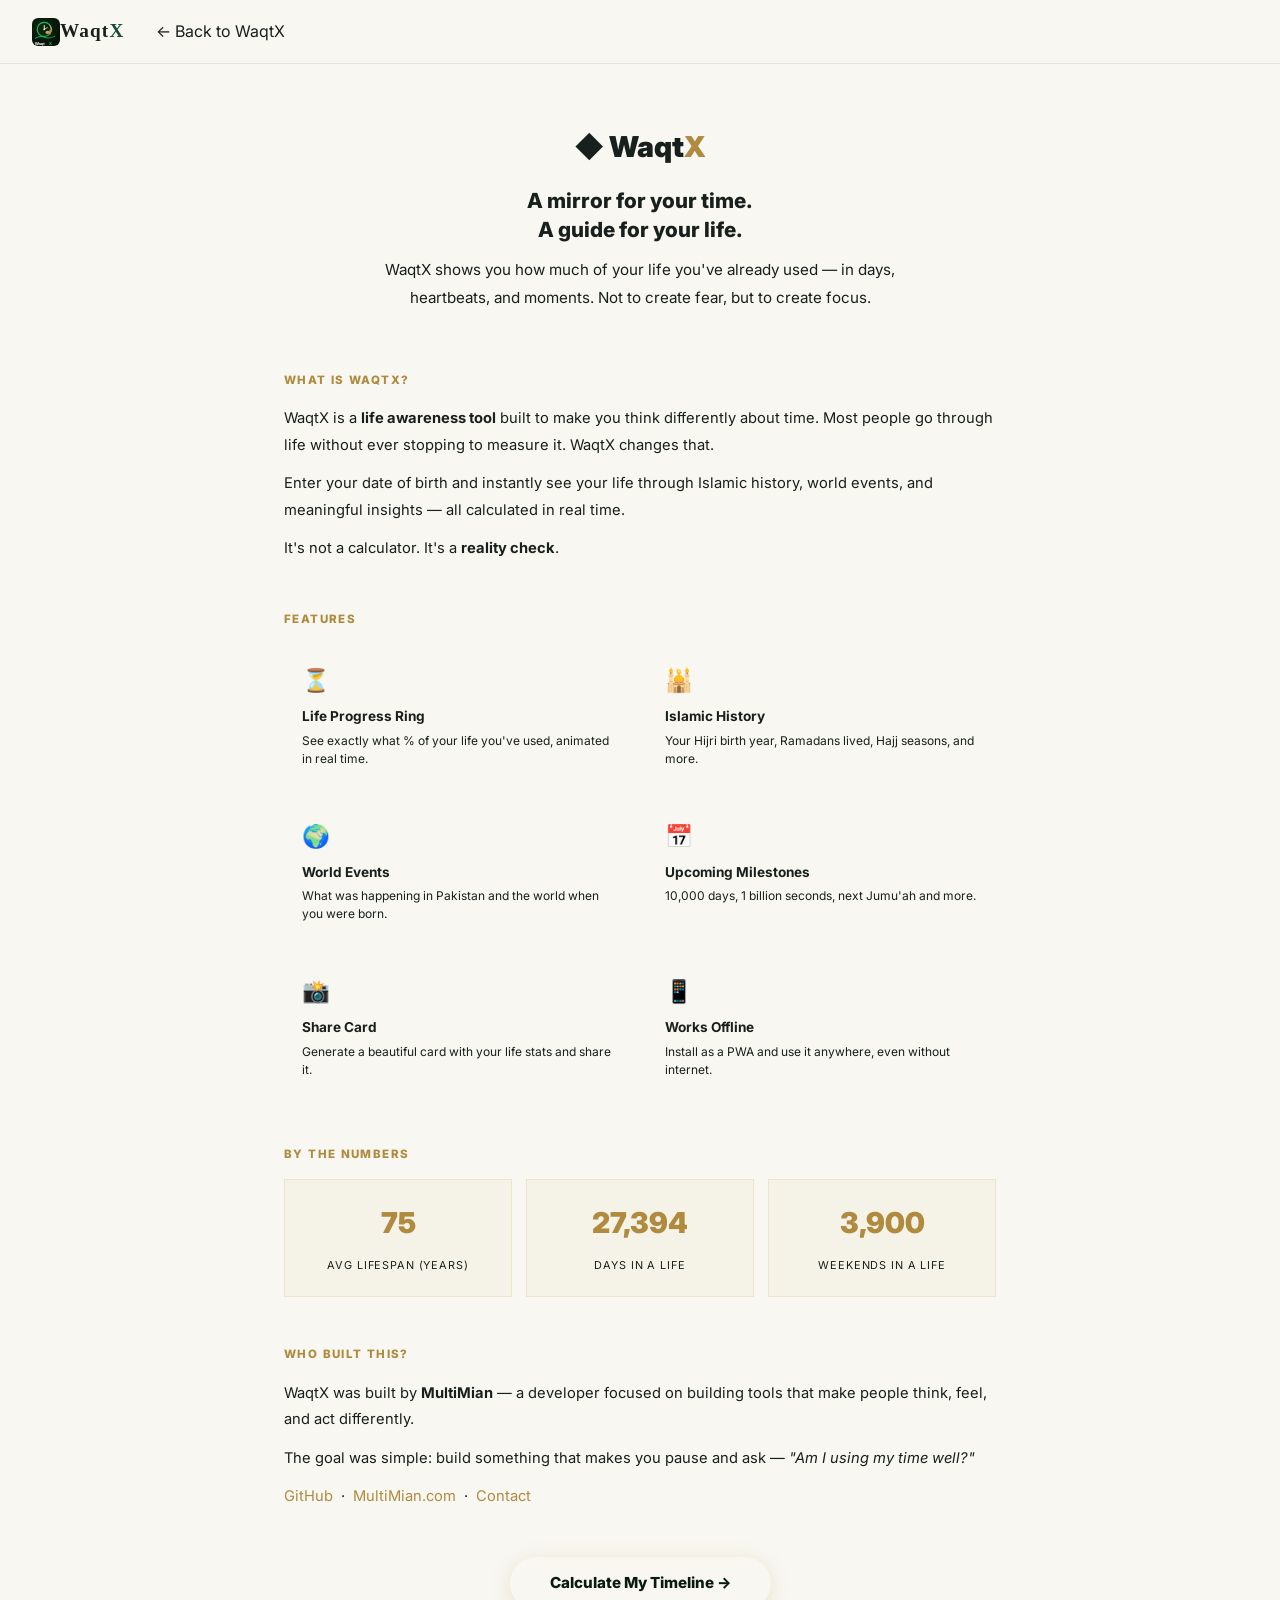
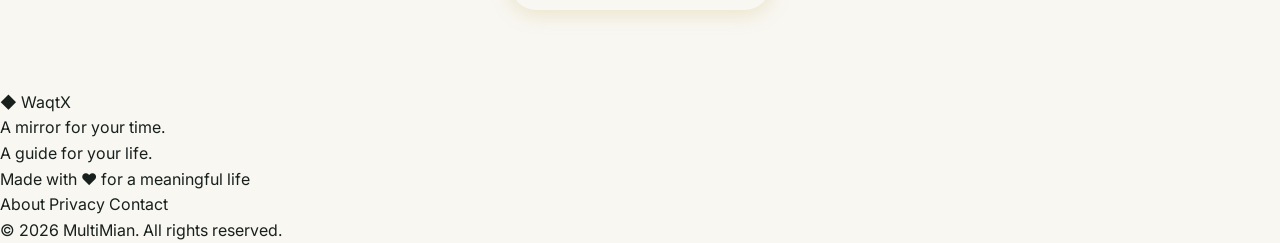
<file: about.html>
<!DOCTYPE html>
<html lang="en">
<head>
  <meta charset="UTF-8"/>
  <meta name="viewport" content="width=device-width,initial-scale=1.0"/>
  <title>About — WaqtX</title>
  <meta name="description" content="WaqtX is a life awareness tool that shows your timeline through Islamic history and world events."/>
  <meta name="theme-color" content="#0d1a0f"/>
  <link rel="icon" type="image/svg+xml" href="favicon.svg"/>
  <link rel="preconnect" href="https://fonts.googleapis.com"/>
  <link rel="preconnect" href="https://fonts.gstatic.com" crossorigin/>
  <link href="https://fonts.googleapis.com/css2?family=Inter:wght@300;400;500;600;700;800;900&display=swap" rel="stylesheet"/>
  <link rel="stylesheet" href="style.css"/>
  <style>
    .about-page { max-width: 760px; margin: 0 auto; padding: calc(var(--nav-h) + 60px) 24px 80px; }
    .about-hero { text-align: center; margin-bottom: 60px; }
    .about-logo { font-size: 1.8rem; font-weight: 900; color: var(--text); margin-bottom: 16px; }
    .about-logo span { color: var(--gold); }
    .about-tagline { font-size: 1.3rem; font-weight: 800; color: var(--text); margin-bottom: 12px; line-height: 1.4; }
    .about-sub { font-size: 0.95rem; color: var(--text2); line-height: 1.8; max-width: 520px; margin: 0 auto; }
    .about-section { margin-bottom: 48px; }
    .about-section h2 { font-size: 0.72rem; font-weight: 800; color: var(--gold); margin-bottom: 16px; text-transform: uppercase; letter-spacing: 0.12em; }
    .about-section p { font-size: 0.92rem; color: var(--text2); line-height: 1.8; margin-bottom: 12px; }
    .about-section strong { color: var(--text); }
    .about-features { display: grid; grid-template-columns: repeat(2,1fr); gap: 14px; margin-top: 16px; }
    .af-item { background: var(--card-bg); border: 1px solid var(--card-border); border-radius: var(--radius); padding: 18px; transition: border-color var(--transition); }
    .af-item:hover { border-color: var(--card-hover); }
    .af-icon { font-size: 1.4rem; margin-bottom: 8px; }
    .af-title { font-size: 0.85rem; font-weight: 700; color: var(--text); margin-bottom: 4px; }
    .af-desc { font-size: 0.75rem; color: var(--text3); line-height: 1.5; }
    .about-stats { display: grid; grid-template-columns: repeat(3,1fr); gap: 14px; margin-top: 16px; }
    .as-item { text-align: center; background: rgba(201,168,76,0.06); border: 1px solid rgba(201,168,76,0.2); border-radius: var(--radius); padding: 20px; }
    .as-val { font-size: 1.8rem; font-weight: 900; color: var(--gold); display: block; margin-bottom: 4px; }
    .as-lbl { font-size: 0.68rem; color: var(--text3); text-transform: uppercase; letter-spacing: 0.08em; }
    .about-cta { text-align: center; margin-top: 48px; }
    .about-cta a { display: inline-block; padding: 14px 40px; background: linear-gradient(135deg, var(--gold3), var(--gold)); color: #0a1a0d; border-radius: 999px; font-weight: 800; font-size: 0.95rem; transition: all 0.3s; box-shadow: 0 4px 20px rgba(201,168,76,0.25); }
    .about-cta a:hover { opacity: 0.9; transform: translateY(-2px); box-shadow: 0 8px 28px rgba(201,168,76,0.4); }
    @media(max-width:640px) { .about-features,.about-stats { grid-template-columns: 1fr; } }
  </style>
</head>
<body>
  <nav class="navbar">
    <div class="nav-inner">
      <a href="index.html" class="nav-logo">
        <span class="nav-logo-icon">
          <img src="favicon-32.svg" width="28" height="28" alt="WaqtX logo"/>
        </span>
        <span class="nav-logo-text">Waqt<span class="nav-logo-x">X</span></span>
      </a>
      <div class="nav-actions">
        <a href="index.html" class="btn-share-nav" style="text-decoration:none">← Back to WaqtX</a>
      </div>
    </div>
  </nav>

  <div class="about-page">
    <div class="about-hero">
      <div class="about-logo">◆ Waqt<span>X</span></div>
      <div class="about-tagline">A mirror for your time.<br>A guide for your life.</div>
      <p class="about-sub">WaqtX shows you how much of your life you've already used — in days, heartbeats, and moments. Not to create fear, but to create focus.</p>
    </div>

    <div class="about-section">
      <h2>What is WaqtX?</h2>
      <p>WaqtX is a <strong>life awareness tool</strong> built to make you think differently about time. Most people go through life without ever stopping to measure it. WaqtX changes that.</p>
      <p>Enter your date of birth and instantly see your life through Islamic history, world events, and meaningful insights — all calculated in real time.</p>
      <p>It's not a calculator. It's a <strong>reality check</strong>.</p>
    </div>

    <div class="about-section">
      <h2>Features</h2>
      <div class="about-features">
        <div class="af-item"><div class="af-icon">⏳</div><div class="af-title">Life Progress Ring</div><div class="af-desc">See exactly what % of your life you've used, animated in real time.</div></div>
        <div class="af-item"><div class="af-icon">🕌</div><div class="af-title">Islamic History</div><div class="af-desc">Your Hijri birth year, Ramadans lived, Hajj seasons, and more.</div></div>
        <div class="af-item"><div class="af-icon">🌍</div><div class="af-title">World Events</div><div class="af-desc">What was happening in Pakistan and the world when you were born.</div></div>
        <div class="af-item"><div class="af-icon">📅</div><div class="af-title">Upcoming Milestones</div><div class="af-desc">10,000 days, 1 billion seconds, next Jumu'ah and more.</div></div>
        <div class="af-item"><div class="af-icon">📸</div><div class="af-title">Share Card</div><div class="af-desc">Generate a beautiful card with your life stats and share it.</div></div>
        <div class="af-item"><div class="af-icon">📱</div><div class="af-title">Works Offline</div><div class="af-desc">Install as a PWA and use it anywhere, even without internet.</div></div>
      </div>
    </div>

    <div class="about-section">
      <h2>By the numbers</h2>
      <div class="about-stats">
        <div class="as-item"><span class="as-val">75</span><span class="as-lbl">Avg lifespan (years)</span></div>
        <div class="as-item"><span class="as-val">27,394</span><span class="as-lbl">Days in a life</span></div>
        <div class="as-item"><span class="as-val">3,900</span><span class="as-lbl">Weekends in a life</span></div>
      </div>
    </div>

    <div class="about-section">
      <h2>Who built this?</h2>
      <p>WaqtX was built by <strong>MultiMian</strong> — a developer focused on building tools that make people think, feel, and act differently.</p>
      <p>The goal was simple: build something that makes you pause and ask — <em>"Am I using my time well?"</em></p>
      <p>
        <a href="https://github.com/Mianhassam96" target="_blank" rel="noopener" style="color:var(--gold)">GitHub</a> &nbsp;·&nbsp;
        <a href="https://multimian.com" target="_blank" rel="noopener" style="color:var(--gold)">MultiMian.com</a> &nbsp;·&nbsp;
        <a href="contact.html" style="color:var(--gold)">Contact</a>
      </p>
    </div>

    <div class="about-cta">
      <a href="index.html">Calculate My Timeline →</a>
    </div>
  </div>

  <footer class="site-footer">
    <div class="footer-inner">
      <div class="footer-brand">
        <span class="footer-logo">◆ WaqtX</span>
        <p>A mirror for your time.<br>A guide for your life.</p>
      </div>
      <div class="footer-center">Made with ♥ for a meaningful life</div>
      <div class="footer-links">
        <a href="about.html">About</a>
        <a href="privacy.html">Privacy</a>
        <a href="contact.html">Contact</a>
        <div class="footer-copy">© 2026 MultiMian. All rights reserved.</div>
      </div>
    </div>
  </footer>
</body>
</html>
</file>
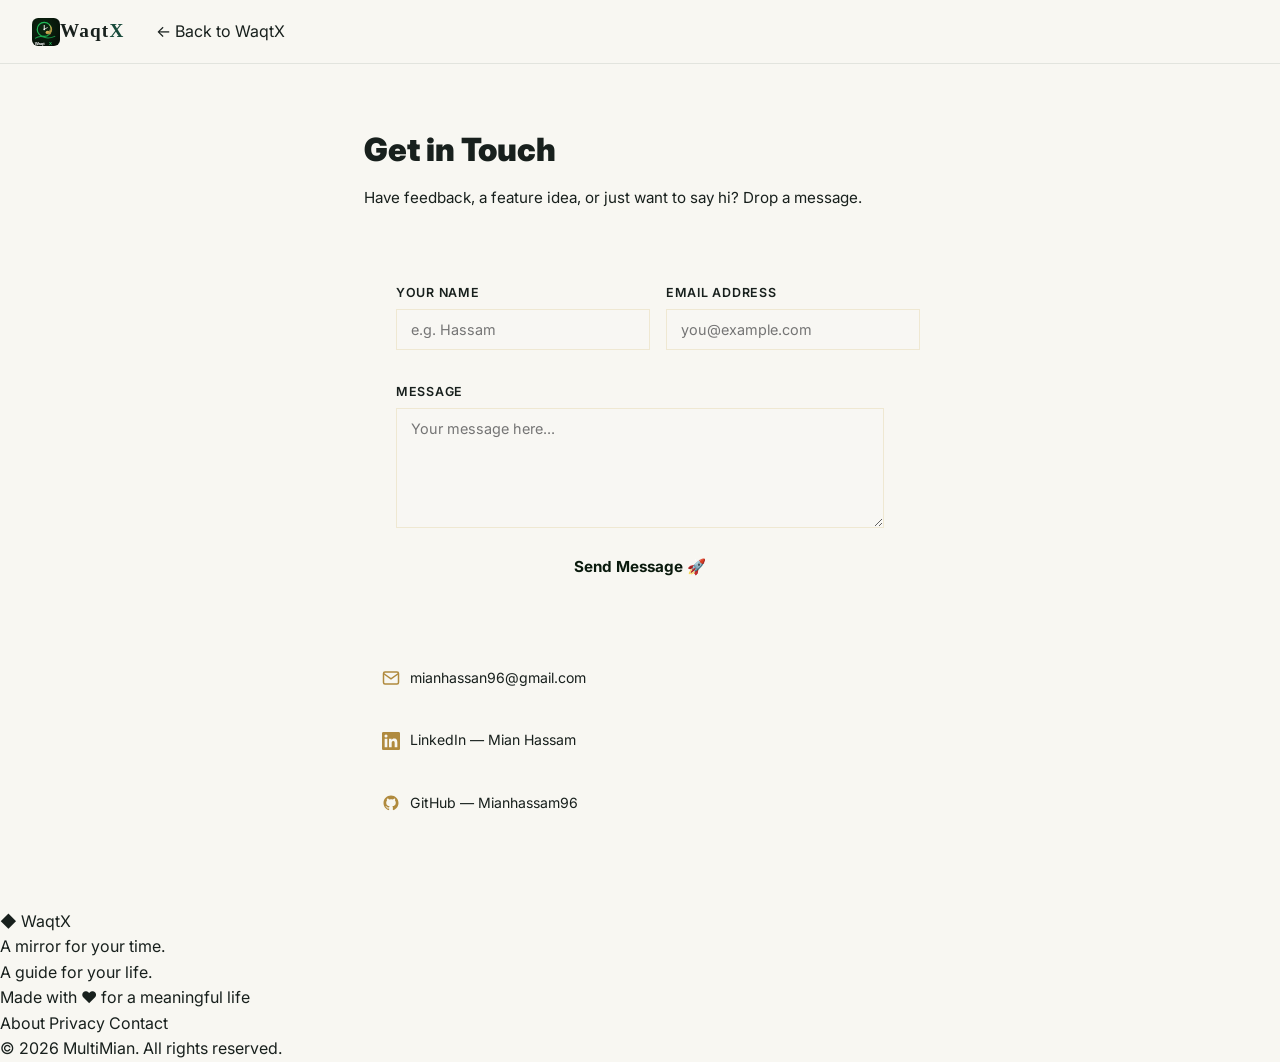
<file: contact.html>
<!DOCTYPE html>
<html lang="en">
<head>
  <meta charset="UTF-8"/>
  <meta name="viewport" content="width=device-width,initial-scale=1.0"/>
  <title>Contact — WaqtX</title>
  <meta name="description" content="Get in touch with WaqtX. Share feedback, ideas, or just say hi."/>
  <meta name="theme-color" content="#0d1a0f"/>
  <link rel="icon" type="image/svg+xml" href="favicon.svg"/>
  <link rel="preconnect" href="https://fonts.googleapis.com"/>
  <link rel="preconnect" href="https://fonts.gstatic.com" crossorigin/>
  <link href="https://fonts.googleapis.com/css2?family=Inter:wght@300;400;500;600;700;800;900&display=swap" rel="stylesheet"/>
  <link rel="stylesheet" href="style.css"/>
  <style>
    .contact-page { max-width: 600px; margin: 0 auto; padding: calc(var(--nav-h) + 60px) 24px 80px; }
    .contact-title { font-size: 2rem; font-weight: 900; color: var(--text); margin-bottom: 10px; }
    .contact-sub { font-size: 0.95rem; color: var(--text2); line-height: 1.7; margin-bottom: 40px; }
    .contact-form { background: var(--card-bg); border: 1px solid var(--card-border); border-radius: var(--radius); padding: 32px; margin-bottom: 32px; }
    .cf-row { display: grid; grid-template-columns: 1fr 1fr; gap: 16px; margin-bottom: 16px; }
    .cf-group { display: flex; flex-direction: column; gap: 6px; margin-bottom: 16px; }
    .cf-group label { font-size: 0.78rem; font-weight: 600; color: var(--text2); text-transform: uppercase; letter-spacing: 0.06em; }
    .cf-group input, .cf-group textarea {
      padding: 11px 14px;
      background: rgba(255,255,255,0.05);
      border: 1px solid rgba(201,168,76,0.2);
      border-radius: var(--radius-sm);
      color: var(--text);
      font-size: 0.9rem;
      outline: none;
      transition: border-color var(--transition), box-shadow var(--transition);
      resize: vertical;
    }
    .cf-group input:focus, .cf-group textarea:focus {
      border-color: var(--gold);
      box-shadow: 0 0 0 3px rgba(201,168,76,0.12);
    }
    .cf-group textarea { min-height: 120px; }
    .cf-error { background: rgba(239,68,68,0.1); border: 1px solid rgba(239,68,68,0.3); border-radius: var(--radius-sm); padding: 10px 14px; font-size: 0.82rem; color: #fca5a5; margin-bottom: 12px; }
    .cf-success { background: rgba(22,163,74,0.1); border: 1px solid rgba(22,163,74,0.3); border-radius: var(--radius-sm); padding: 10px 14px; font-size: 0.82rem; color: #86efac; margin-bottom: 12px; }
    .btn-send { width: 100%; padding: 13px; background: linear-gradient(135deg, var(--gold3), var(--gold)); border-radius: var(--radius-sm); color: #0a1a0d; font-size: 0.95rem; font-weight: 700; transition: all var(--transition); }
    .btn-send:hover { opacity: 0.9; transform: translateY(-1px); box-shadow: 0 4px 16px rgba(201,168,76,0.3); }
    .contact-links { display: flex; flex-direction: column; gap: 12px; }
    .c-link { display: flex; align-items: center; gap: 10px; padding: 14px 18px; background: var(--card-bg); border: 1px solid var(--card-border); border-radius: var(--radius); font-size: 0.88rem; color: var(--text2); transition: all var(--transition); }
    .c-link svg { flex-shrink: 0; color: var(--gold); }
    .c-link:hover { border-color: var(--card-hover); color: var(--gold); }
    @media(max-width:480px) { .cf-row { grid-template-columns: 1fr; } }
  </style>
</head>
<body>
  <nav class="navbar">
    <div class="nav-inner">
      <a href="index.html" class="nav-logo">
        <span class="nav-logo-icon">
          <img src="favicon-32.svg" width="28" height="28" alt="WaqtX logo"/>
        </span>
        <span class="nav-logo-text">Waqt<span class="nav-logo-x">X</span></span>
      </a>
      <div class="nav-actions">
        <a href="index.html" class="btn-share-nav" style="text-decoration:none">← Back to WaqtX</a>
      </div>
    </div>
  </nav>

  <div class="contact-page">
    <h1 class="contact-title">Get in Touch</h1>
    <p class="contact-sub">Have feedback, a feature idea, or just want to say hi? Drop a message.</p>

    <div class="contact-form">
      <form id="contact-form" novalidate>
        <div class="cf-row">
          <div class="cf-group">
            <label for="cf-name">Your Name</label>
            <input type="text" id="cf-name" placeholder="e.g. Hassam" autocomplete="off"/>
          </div>
          <div class="cf-group">
            <label for="cf-email">Email Address</label>
            <input type="email" id="cf-email" placeholder="you@example.com" autocomplete="off"/>
          </div>
        </div>
        <div class="cf-group">
          <label for="cf-msg">Message</label>
          <textarea id="cf-msg" placeholder="Your message here..."></textarea>
        </div>
        <div class="cf-error hidden" id="cf-error"></div>
        <div class="cf-success hidden" id="cf-success">✅ Your email client has opened with the message pre-filled. Send it to reach us!</div>
        <button type="submit" class="btn-send">Send Message 🚀</button>
      </form>
    </div>

    <div class="contact-links">
      <a href="mailto:mianhassan96@gmail.com" class="c-link">
        <svg width="18" height="18" viewBox="0 0 24 24" fill="none" stroke="currentColor" stroke-width="2"><path d="M4 4h16c1.1 0 2 .9 2 2v12c0 1.1-.9 2-2 2H4c-1.1 0-2-.9-2-2V6c0-1.1.9-2 2-2z"/><polyline points="22,6 12,13 2,6"/></svg>
        mianhassan96@gmail.com
      </a>
      <a href="https://www.linkedin.com/in/mianhassam96/" class="c-link" target="_blank" rel="noopener noreferrer">
        <svg width="18" height="18" viewBox="0 0 24 24" fill="currentColor"><path d="M20.447 20.452h-3.554v-5.569c0-1.328-.027-3.037-1.852-3.037-1.853 0-2.136 1.445-2.136 2.939v5.667H9.351V9h3.414v1.561h.046c.477-.9 1.637-1.85 3.37-1.85 3.601 0 4.267 2.37 4.267 5.455v6.286zM5.337 7.433a2.062 2.062 0 01-2.063-2.065 2.064 2.064 0 112.063 2.065zm1.782 13.019H3.555V9h3.564v11.452zM22.225 0H1.771C.792 0 0 .774 0 1.729v20.542C0 23.227.792 24 1.771 24h20.451C23.2 24 24 23.227 24 22.271V1.729C24 .774 23.2 0 22.222 0h.003z"/></svg>
        LinkedIn — Mian Hassam
      </a>
      <a href="https://github.com/Mianhassam96" class="c-link" target="_blank" rel="noopener noreferrer">
        <svg width="18" height="18" viewBox="0 0 24 24" fill="currentColor"><path d="M12 2C6.477 2 2 6.477 2 12c0 4.418 2.865 8.166 6.839 9.489.5.092.682-.217.682-.482 0-.237-.009-.868-.013-1.703-2.782.604-3.369-1.341-3.369-1.341-.454-1.155-1.11-1.463-1.11-1.463-.908-.62.069-.608.069-.608 1.003.07 1.531 1.03 1.531 1.03.892 1.529 2.341 1.087 2.91.832.092-.647.35-1.088.636-1.338-2.22-.253-4.555-1.11-4.555-4.943 0-1.091.39-1.984 1.029-2.683-.103-.253-.446-1.27.098-2.647 0 0 .84-.269 2.75 1.025A9.578 9.578 0 0112 6.836c.85.004 1.705.114 2.504.336 1.909-1.294 2.747-1.025 2.747-1.025.546 1.377.202 2.394.1 2.647.64.699 1.028 1.592 1.028 2.683 0 3.842-2.339 4.687-4.566 4.935.359.309.678.919.678 1.852 0 1.336-.012 2.415-.012 2.743 0 .267.18.578.688.48C19.138 20.163 22 16.418 22 12c0-5.523-4.477-10-10-10z"/></svg>
        GitHub — Mianhassam96
      </a>
    </div>
  </div>

  <footer class="site-footer">
    <div class="footer-inner">
      <div class="footer-brand">
        <span class="footer-logo">◆ WaqtX</span>
        <p>A mirror for your time.<br>A guide for your life.</p>
      </div>
      <div class="footer-center">Made with ♥ for a meaningful life</div>
      <div class="footer-links">
        <a href="about.html">About</a>
        <a href="privacy.html">Privacy</a>
        <a href="contact.html">Contact</a>
        <div class="footer-copy">© 2026 MultiMian. All rights reserved.</div>
      </div>
    </div>
  </footer>

  <script>
    document.getElementById('contact-form').addEventListener('submit', function(e) {
      e.preventDefault();
      var name  = document.getElementById('cf-name').value.trim();
      var email = document.getElementById('cf-email').value.trim();
      var msg   = document.getElementById('cf-msg').value.trim();
      var errEl = document.getElementById('cf-error');
      var okEl  = document.getElementById('cf-success');
      errEl.classList.add('hidden'); okEl.classList.add('hidden');
      if (!name || !email || !msg) {
        errEl.textContent = 'Please fill in all fields.';
        errEl.classList.remove('hidden'); return;
      }
      if (!/^[^\s@]+@[^\s@]+\.[^\s@]+$/.test(email)) {
        errEl.textContent = 'Please enter a valid email address.';
        errEl.classList.remove('hidden'); return;
      }
      window.location.href = 'mailto:mianhassan96@gmail.com'
        + '?subject=' + encodeURIComponent('WaqtX feedback from ' + name)
        + '&body=' + encodeURIComponent(msg + '\n\nFrom: ' + name + ' <' + email + '>');
      okEl.classList.remove('hidden');
      this.reset();
    });
  </script>
</body>
</html>
</file>
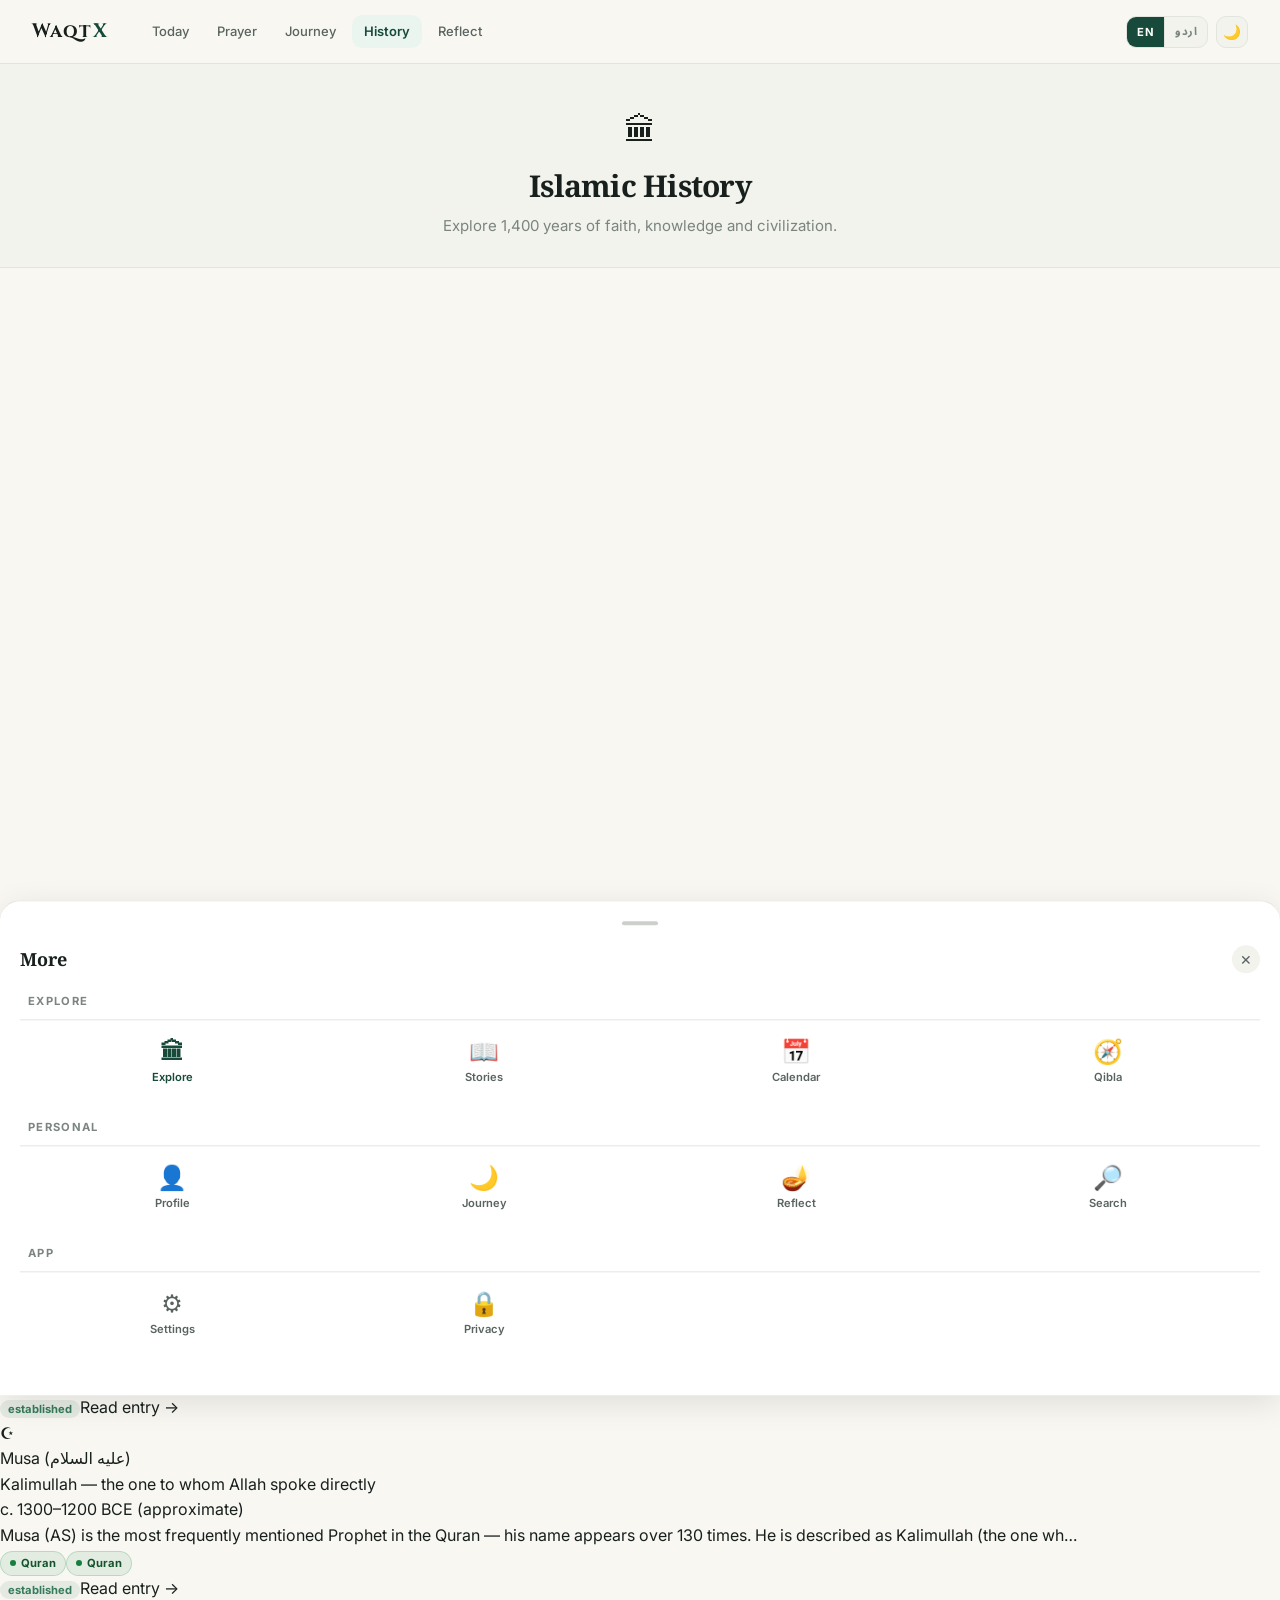
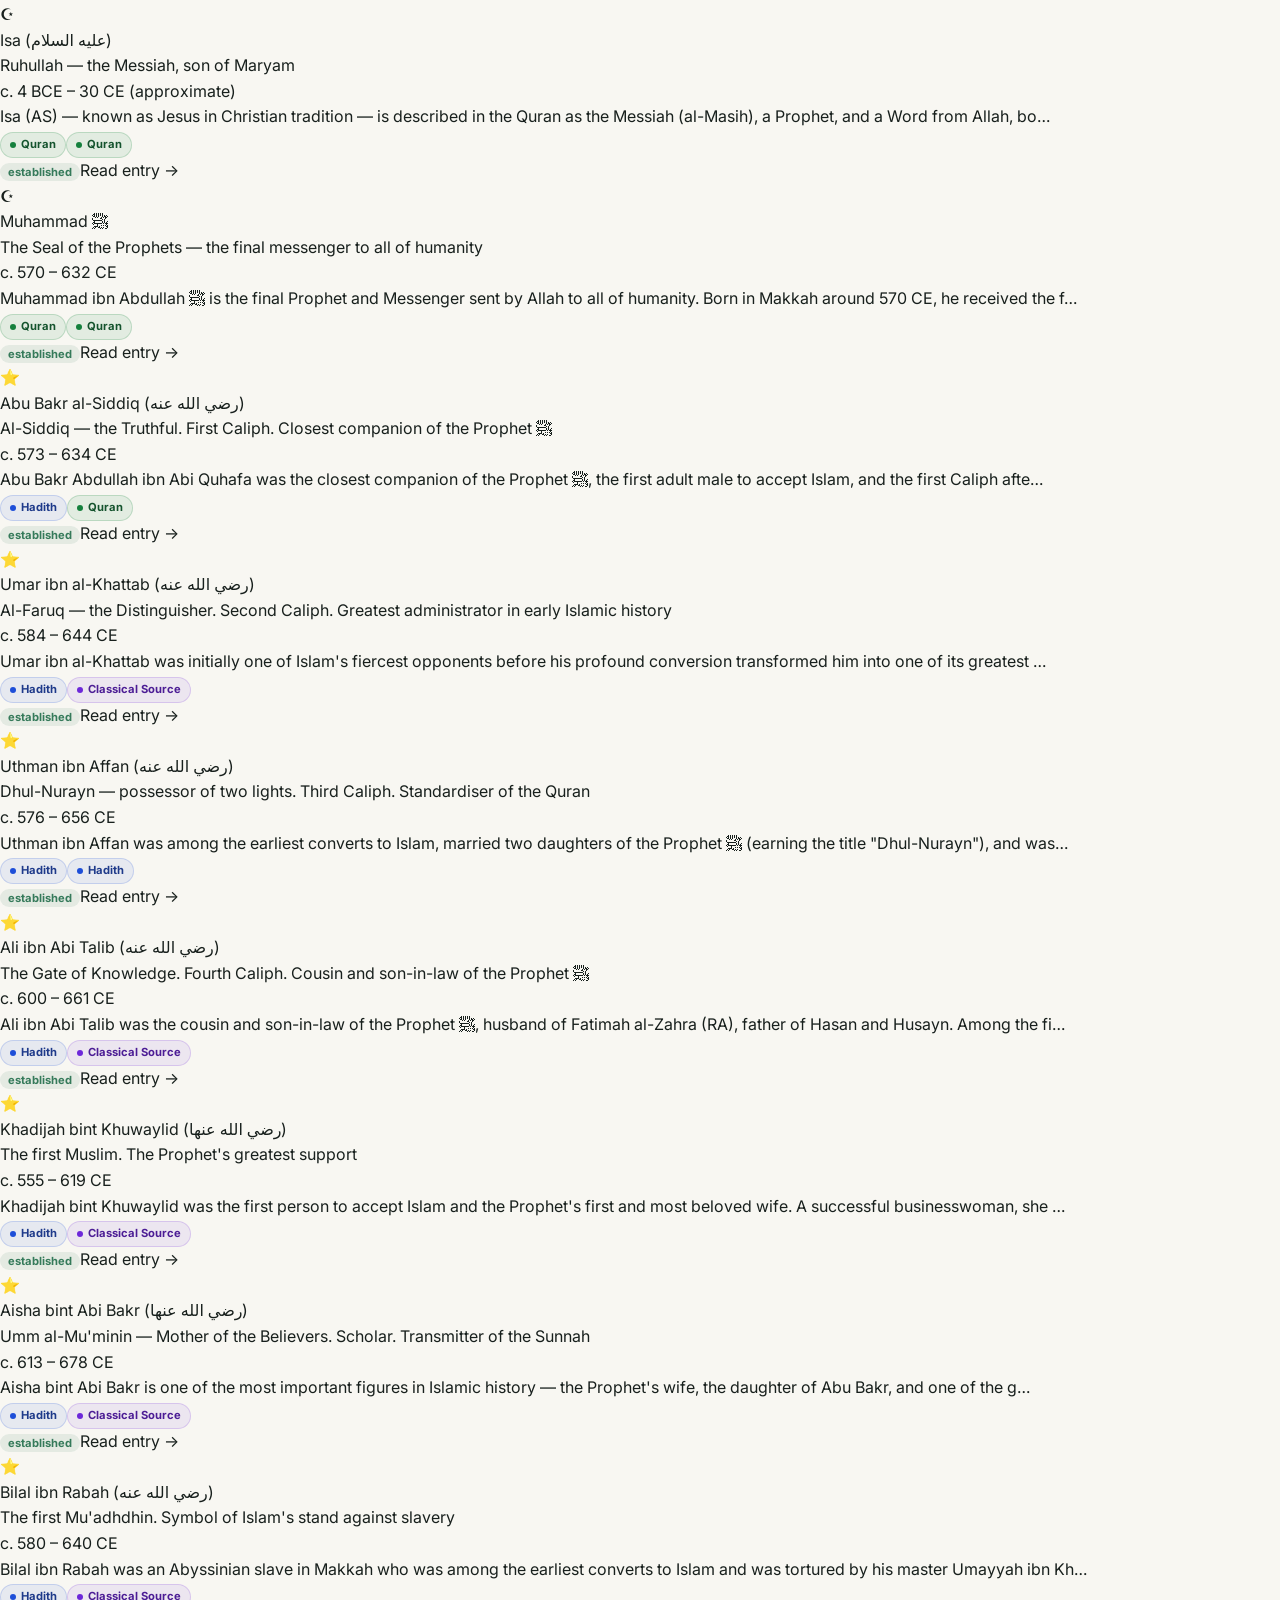
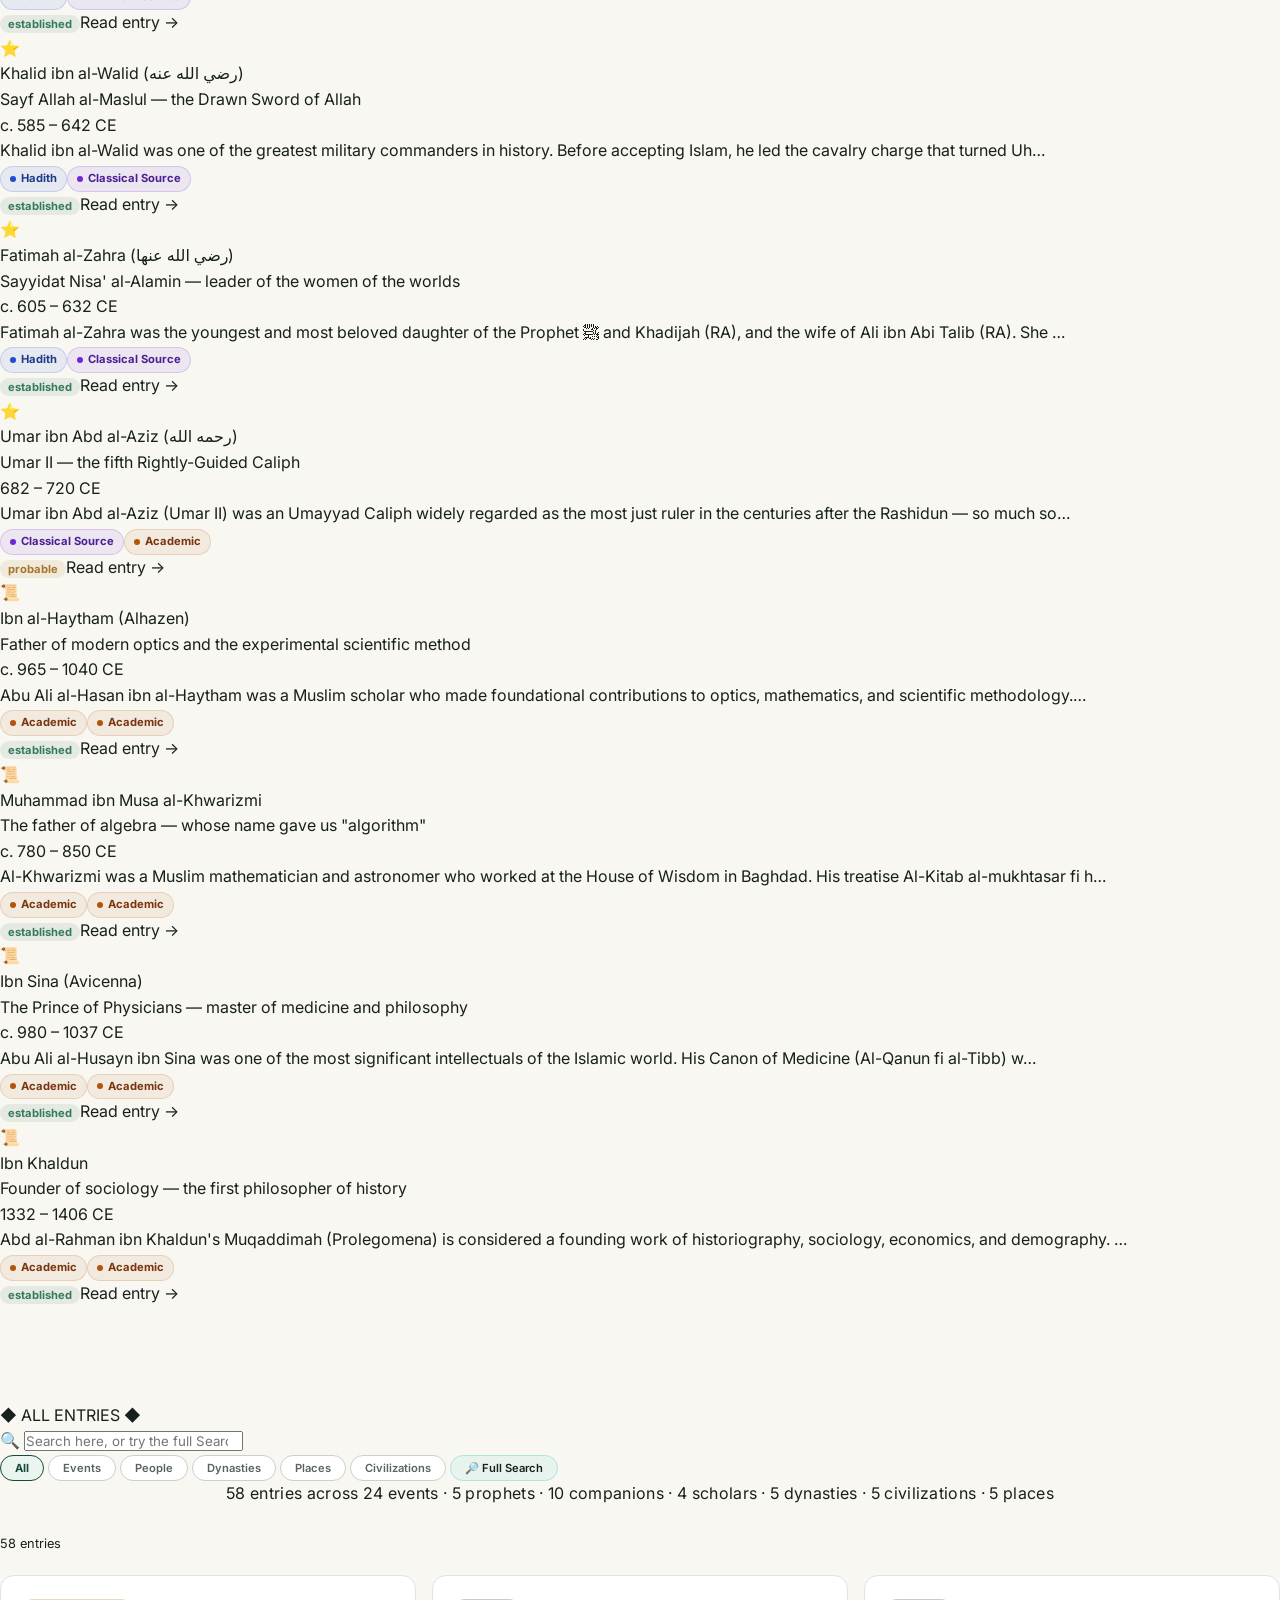
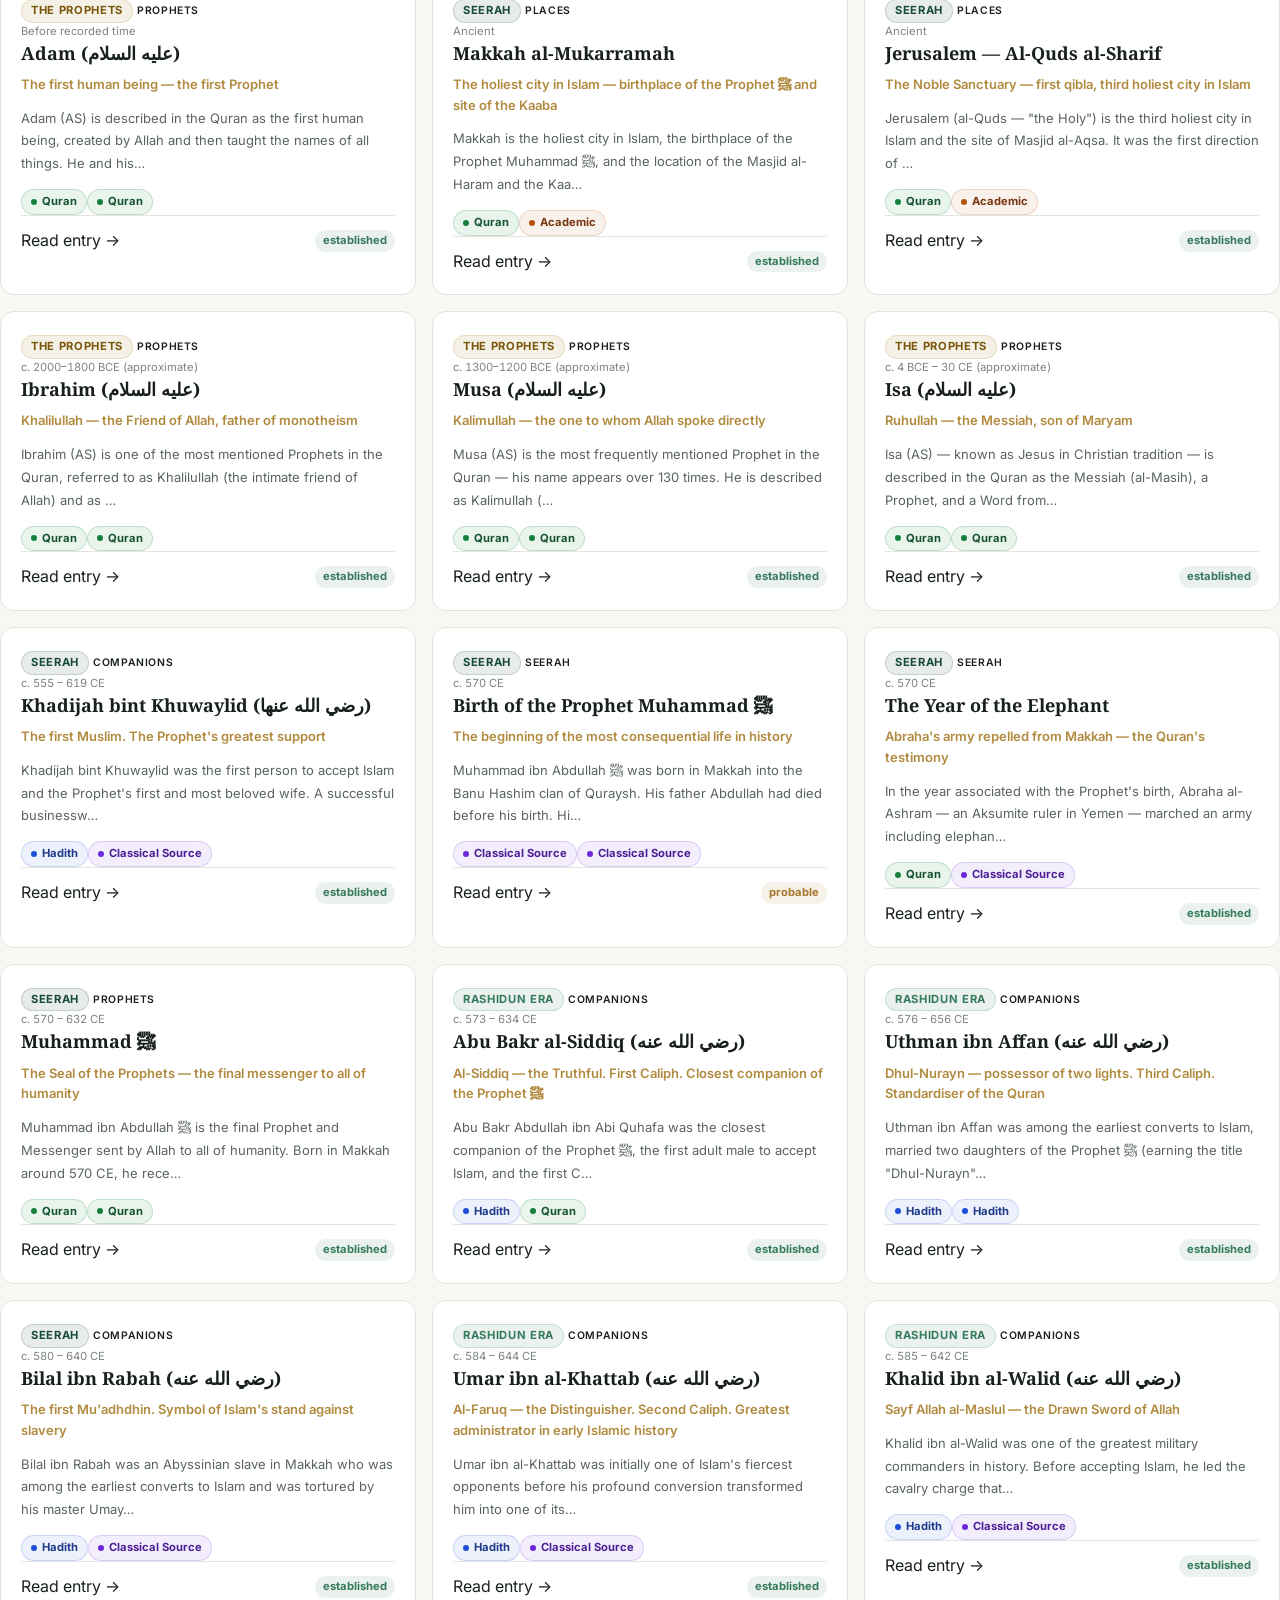
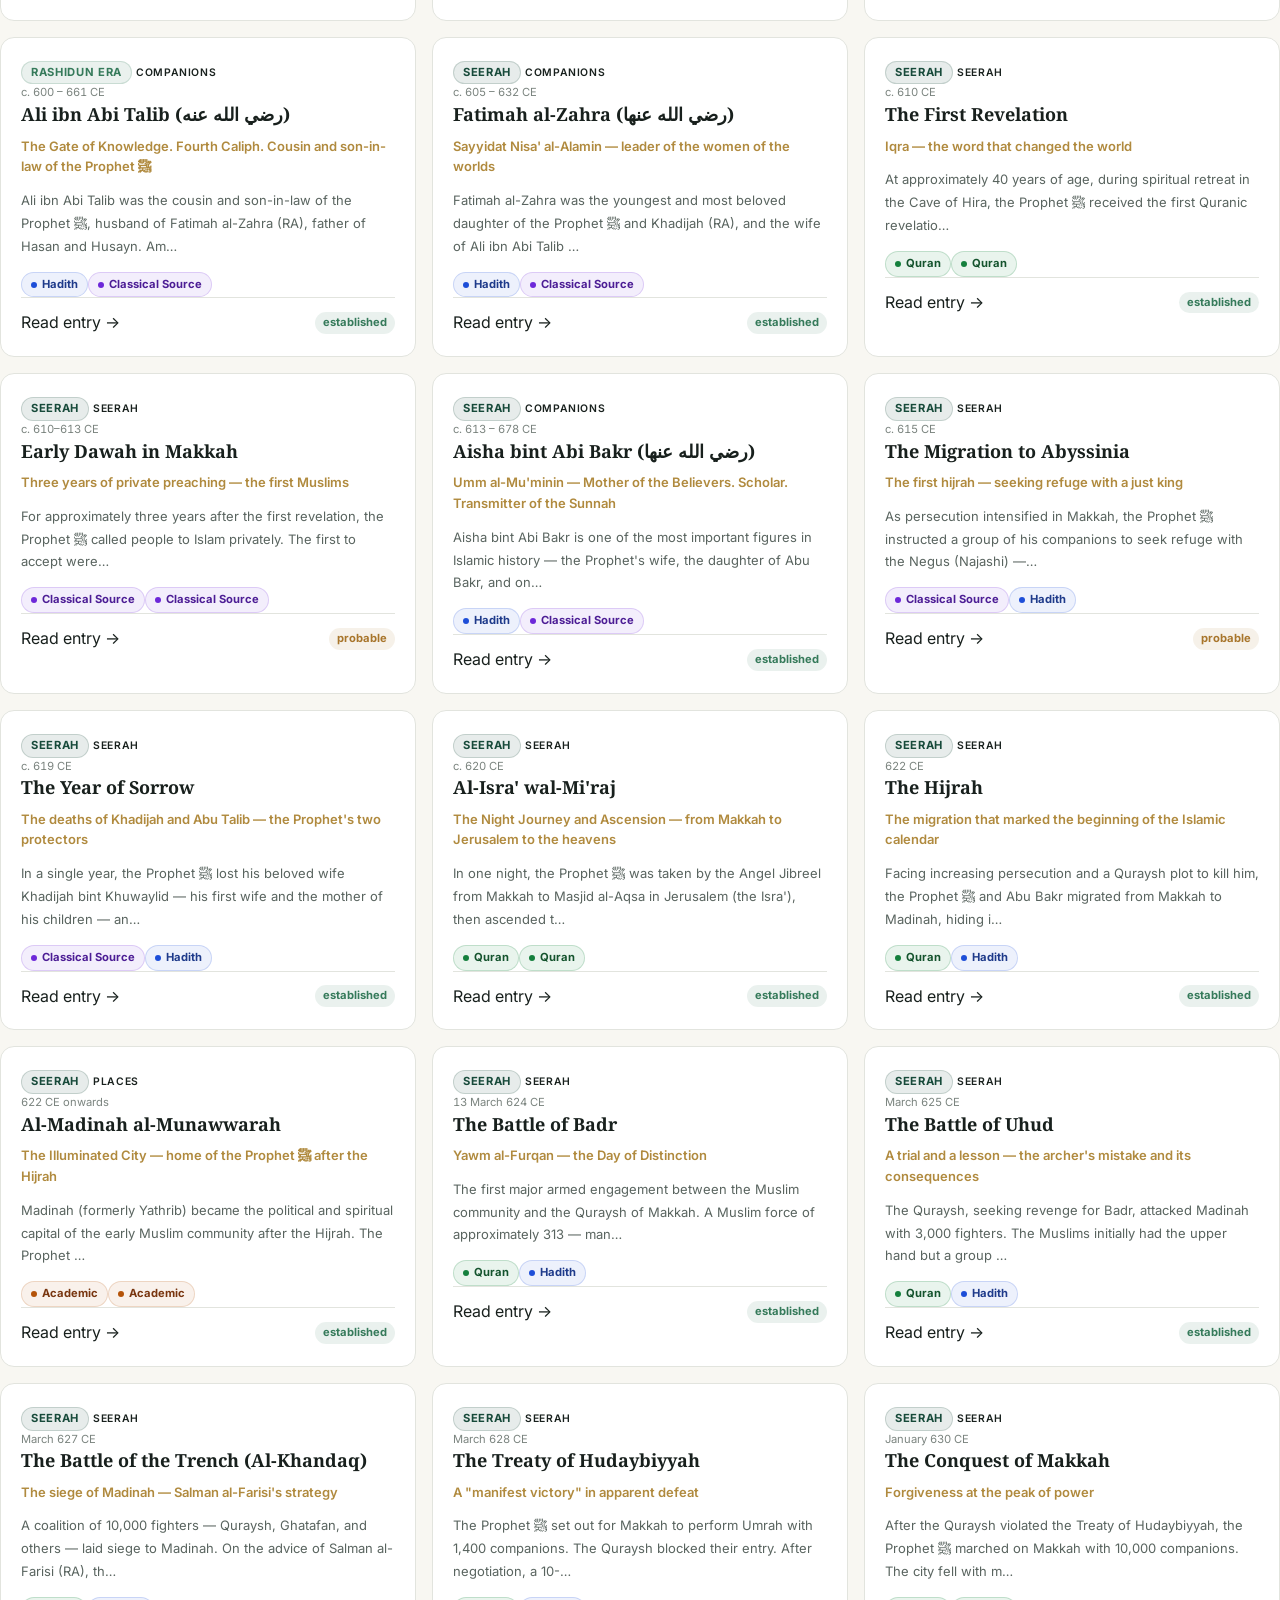
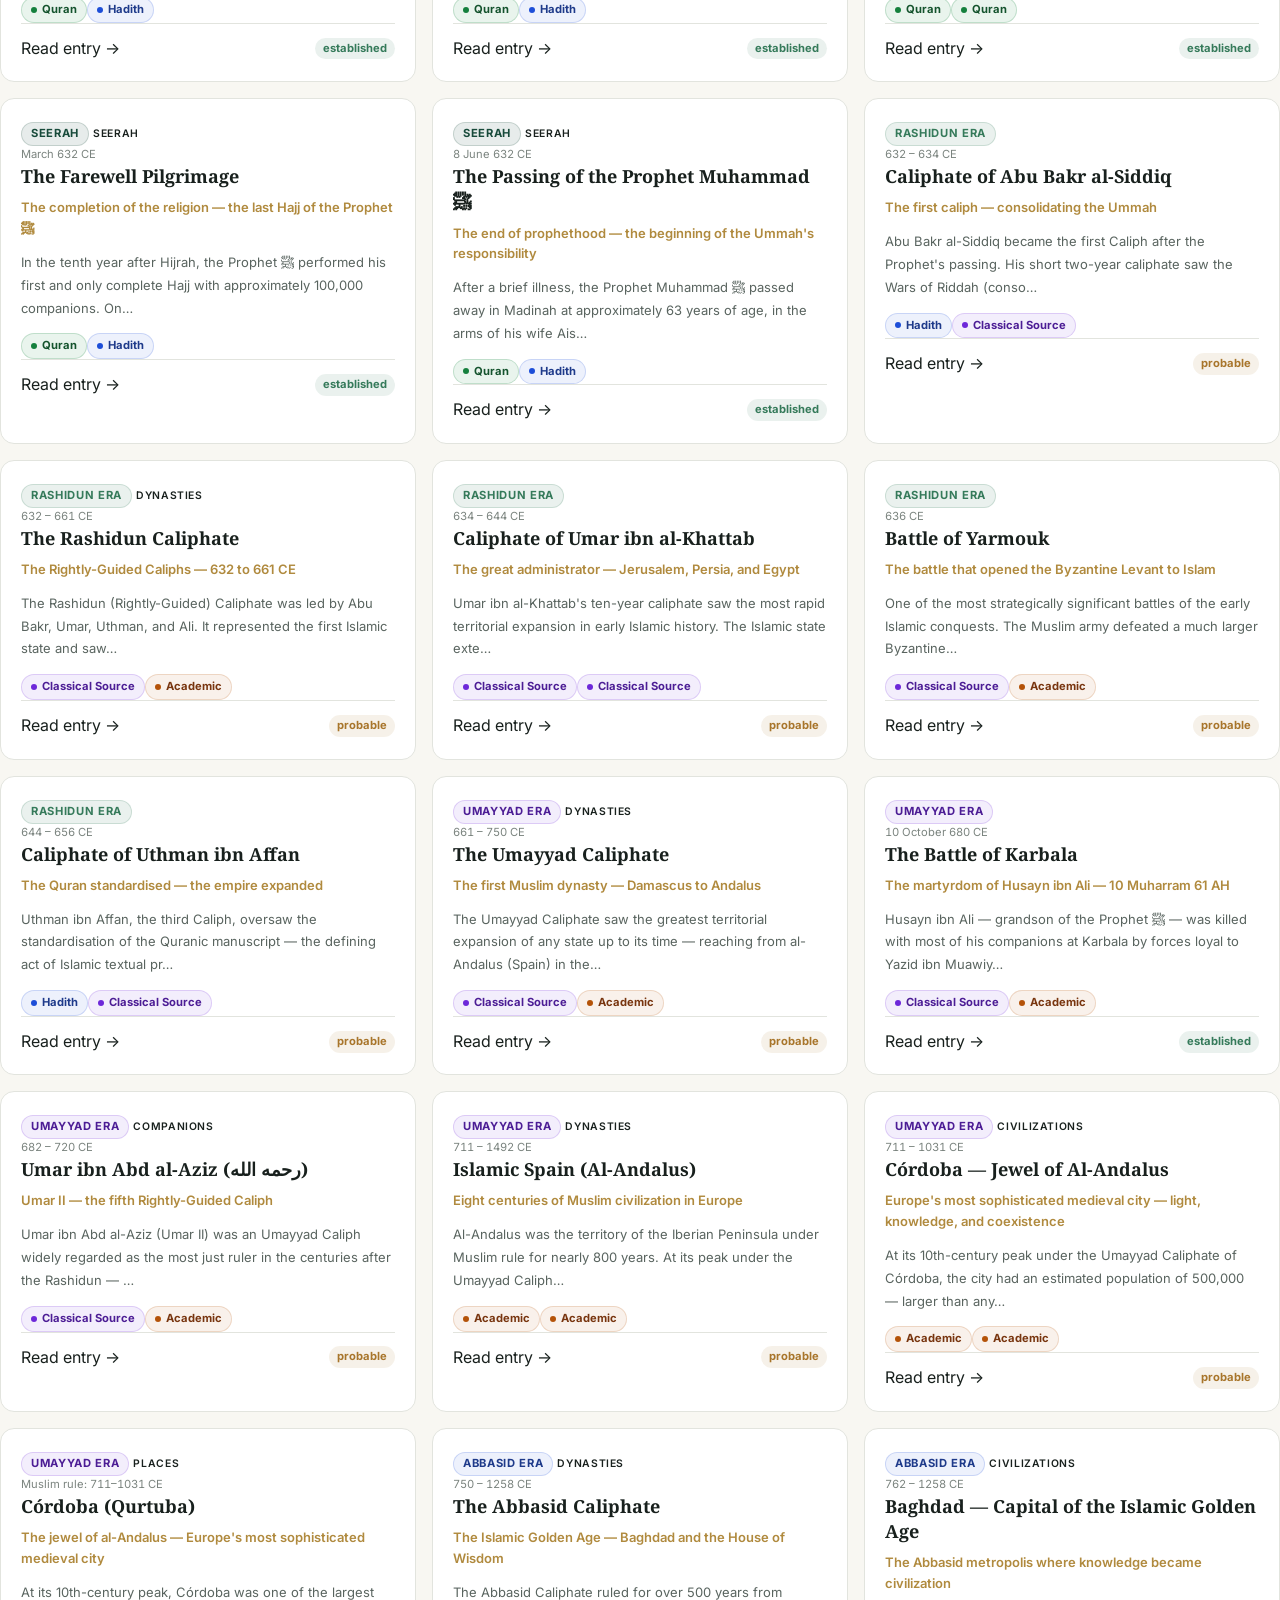
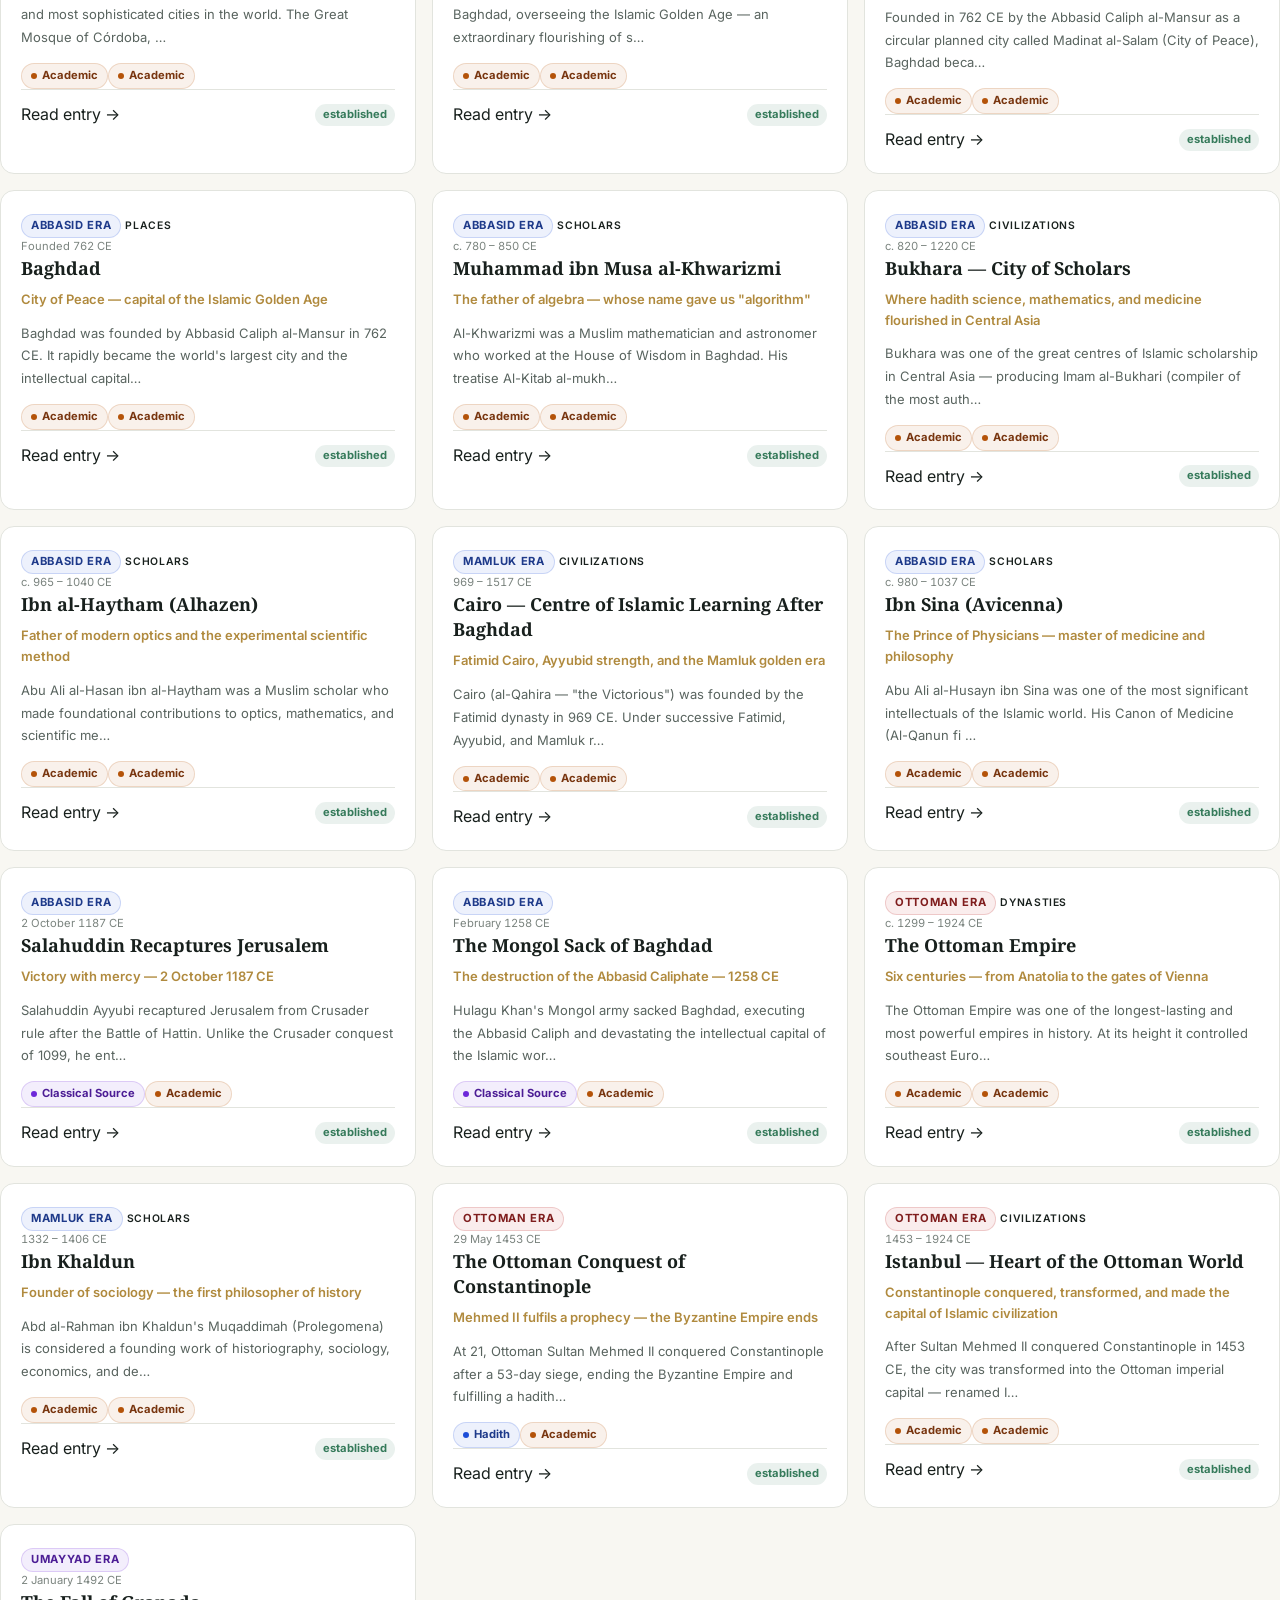
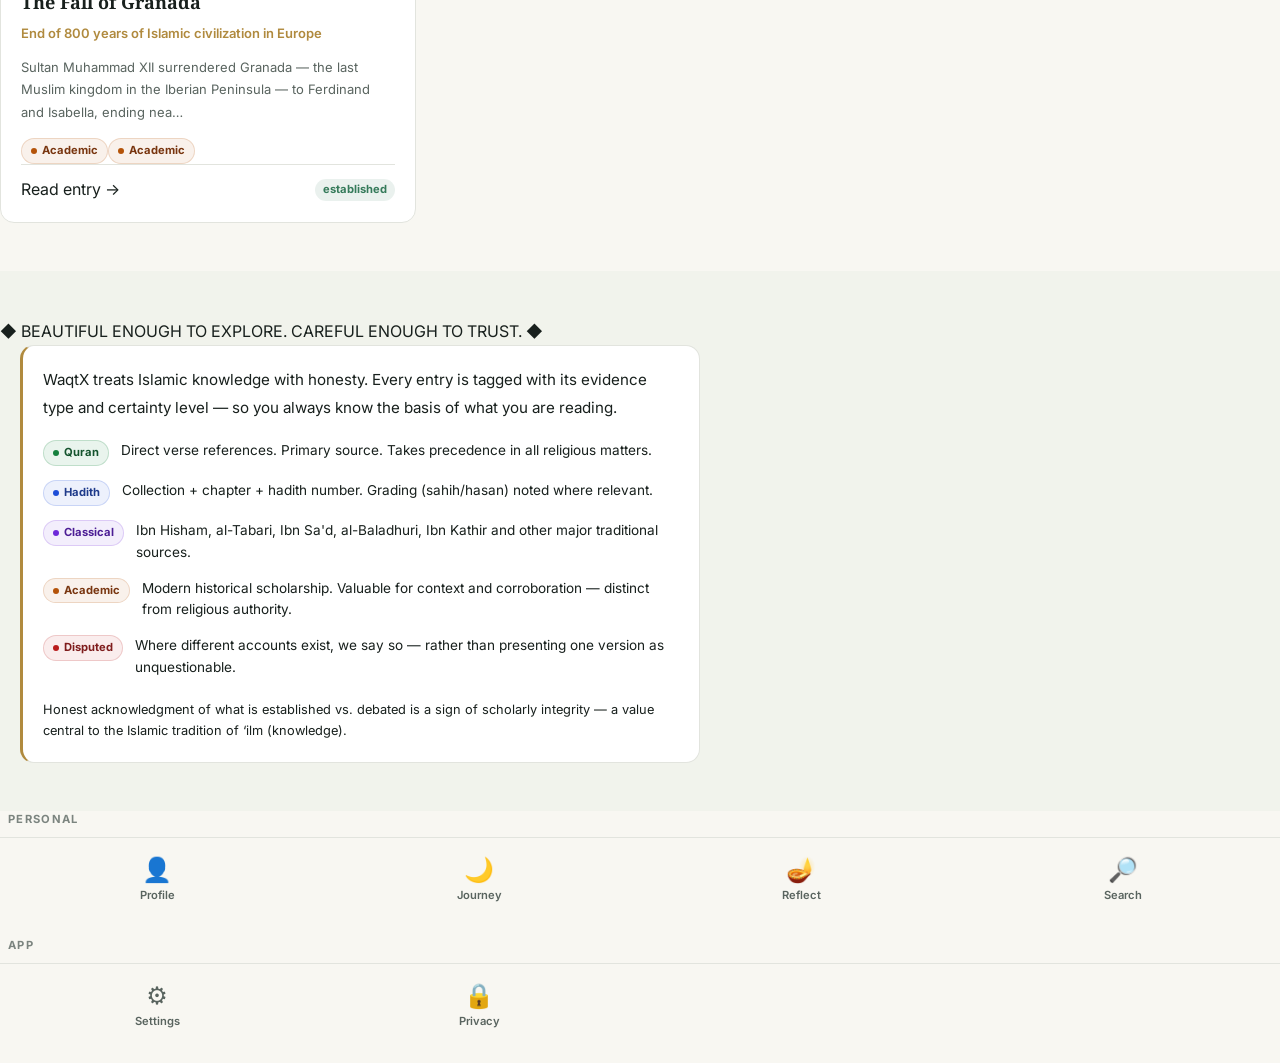
<file: explore.html>
﻿<!DOCTYPE html>
<html lang="en">
<head>
  <meta charset="UTF-8"/>
  <meta name="viewport" content="width=device-width,initial-scale=1.0"/>
  <title>WaqtX — Islamic History</title>
  <meta name="description" content="Explore 1400 years of Islamic civilization — Prophets, Seerah, Companions, caliphates, scholars, scientists, and the places that shaped history. Every claim sourced."/>
  <meta name="theme-color" content="#F8F7F2"/>
  <link rel="icon" type="image/svg+xml" href="favicon.svg"/>
  <link rel="manifest" href="manifest.json"/>
  <link rel="preconnect" href="https://fonts.googleapis.com"/>
  <link rel="preconnect" href="https://fonts.gstatic.com" crossorigin/>
  <link href="https://fonts.googleapis.com/css2?family=Noto+Serif:ital,wght@0,400;0,600;0,700;1,400&family=Noto+Sans+Arabic:wght@400;500;600;700&family=Noto+Nastaliq+Urdu:wght@400;700&family=Inter:wght@300;400;500;600;700;800&family=Amiri:wght@400;700&family=Cinzel:wght@600&display=swap" rel="stylesheet"/>
  <link rel="stylesheet" href="style.css"/>
  
  <script>
    (function(){var s='light';try{s=localStorage.getItem('waqtx_theme')||'light';}catch(e){}if(s&&s!=='light')document.documentElement.setAttribute('data-theme',s);var l='en';try{l=localStorage.getItem('waqtx_lang')||'en';}catch(e){}if(l&&l!=='en'){document.documentElement.setAttribute('lang',l);if(l==='ur'||l==='ar')document.documentElement.setAttribute('dir','rtl');}})();
  </script>
  <style>
    /* ── Explore-page local styles ── */
    .ev-header { padding: 0 0 var(--sp-7); }
    .ev-nav-row { display:flex; align-items:center; justify-content:space-between; flex-wrap:wrap; gap:var(--sp-3); margin-bottom:var(--sp-5); }
    .ev-back-btn { font-size:var(--fs-sm); font-weight:700; color:var(--teal); background:none; border:1px solid rgba(20,184,166,0.25); border-radius:var(--radius-pill); padding:6px 14px; cursor:pointer; transition:all var(--transition); }
    .ev-back-btn:hover { background:rgba(20,184,166,0.08); border-color:rgba(20,184,166,0.4); }
    .ev-era-nav { display:flex; gap:var(--sp-2); flex-wrap:wrap; }
    .ev-adj-btn { font-size:var(--fs-sm); font-weight:700; color:var(--gold); background:rgba(201,168,76,0.06); border:1px solid var(--border); border-radius:var(--radius-pill); padding:6px 14px; cursor:pointer; transition:all var(--transition); }
    .ev-adj-btn:hover { background:rgba(201,168,76,0.14); border-color:var(--border2); }
    .ev-era-title { font-family:var(--font-heading); font-size:clamp(1.8rem,4vw,2.8rem); font-weight:900; color:var(--text); letter-spacing:-0.02em; margin-bottom:var(--sp-2); }
    .ev-era-dates { font-size:var(--fs-base); color:var(--gold); font-weight:700; margin-bottom:var(--sp-2); }
    .ev-section { margin-top:var(--sp-10); }
    .ev-section-title { font-family:var(--font-heading); font-size:var(--fs-xs); font-weight:800; letter-spacing:0.18em; text-transform:uppercase; color:var(--gold); opacity:0.85; margin-bottom:var(--sp-5); display:flex; align-items:center; gap:var(--sp-3); }
    .ev-section-title::after { content:''; flex:1; height:1px; background:var(--border); }
    .ev-civ-card { cursor:pointer; margin-bottom:var(--sp-4); }
    .ev-civ-card:hover { transform:translateY(-2px); }
    .ev-people-grid { display:grid; grid-template-columns:repeat(auto-fill,minmax(260px,1fr)); gap:var(--sp-4); }
    .ev-person-card { background:var(--card-bg); border:1px solid var(--border3); border-radius:var(--radius-lg); padding:var(--sp-5); cursor:pointer; transition:all var(--transition); }
    .ev-person-card:hover { border-color:var(--border2); background:var(--card-bg2); transform:translateY(-2px); box-shadow:var(--shadow-gold); }
    .ev-person-name { font-family:var(--font-heading); font-size:var(--fs-md); font-weight:700; color:var(--text); margin-bottom:4px; }
    .ev-person-sub { font-size:var(--fs-xs); color:var(--gold); font-weight:600; margin-bottom:4px; }
    .ev-person-dates { font-size:var(--fs-xs); color:var(--text3); margin-bottom:var(--sp-2); }
    .ev-person-summary { font-size:var(--fs-sm); color:var(--text3); line-height:1.6; }
    .ev-places-grid { display:grid; grid-template-columns:repeat(auto-fill,minmax(220px,1fr)); gap:var(--sp-4); }
    .ev-place-card { background:var(--card-bg); border:1px solid var(--border3); border-radius:var(--radius); padding:var(--sp-4); cursor:pointer; transition:all var(--transition); }
    .ev-place-card:hover { border-color:var(--border); background:var(--card-bg2); }
    .ev-place-name { font-weight:700; font-size:var(--fs-base); color:var(--text); margin-bottom:4px; }
    .ev-place-loc { font-size:var(--fs-xs); color:var(--text3); margin-bottom:var(--sp-2); }
    .ev-place-summary { font-size:var(--fs-sm); color:var(--text3); line-height:1.6; }
    .ev-topic-row { display:flex; flex-wrap:wrap; gap:var(--sp-2); margin-top:var(--sp-3); }
    .ev-topic-chip { padding:3px 10px; border-radius:var(--radius-pill); font-size:var(--fs-xs); font-weight:600; background:var(--card-bg2); border:1px solid var(--border3); color:var(--text3); text-transform:capitalize; }
    /* Era cards */
    .era-cards-grid { display:grid; grid-template-columns:repeat(auto-fill,minmax(160px,1fr)); gap:var(--sp-4); margin-bottom:var(--sp-8); }
    .era-card { display:flex; flex-direction:column; align-items:center; gap:var(--sp-2); background:var(--card-bg); border:1px solid var(--border3); border-radius:var(--radius-lg); padding:var(--sp-5) var(--sp-4); cursor:pointer; transition:all var(--transition); text-align:center; }
    .era-card:hover { border-color:var(--border2); background:var(--card-bg2); box-shadow:var(--shadow-gold); transform:translateY(-3px); }
    .era-card-icon { font-size:1.8rem; }
    .era-card-dates { font-size:var(--fs-xs); color:var(--text4); }
    .era-card-count { font-size:var(--fs-xs); color:var(--teal); font-weight:700; }
    /* Stats bar */
    .explore-stats-bar { font-size:var(--fs-xs); color:var(--text4); text-align:center; margin-bottom:var(--sp-7); letter-spacing:0.02em; }
  </style>
</head>
<body>
<nav class="navbar" id="navbar" role="navigation" aria-label="Main navigation">
  <div class="nav-inner">
    <a href="index.html" class="nav-logo" aria-label="WaqtX home"><span class="nav-logo-text">Waqt<span class="nav-logo-x">X</span></span></a>
    <div class="nav-links" role="list">
      <a href="index.html" class="nav-link">Today</a>
      <a href="prayers.html" class="nav-link">Prayer</a>
      <a href="journey.html" class="nav-link">Journey</a>
      <a href="explore.html" class="nav-link active" aria-current="page">History</a>
      <a href="reflection.html" class="nav-link">Reflect</a>
    </div>
    <div class="nav-actions">
      <div class="lang-toggle" role="group" aria-label="Language"><button class="lang-pill active" data-lang="en" aria-pressed="true">EN</button><button class="lang-pill" data-lang="ur" aria-pressed="false" style="font-family:'Noto Sans Arabic',sans-serif">&#x627;&#x631;&#x62F;&#x648;</button></div>
      <button id="btn-theme-toggle" class="btn-theme" aria-label="Switch theme"><span id="theme-icon">&#x1F319;</span></button>
      <span class="mode-badge ramadan-badge hidden" id="ramadan-badge" aria-live="polite">&#x1F319; Ramadan</span>
      <button class="hamburger" id="hamburger" aria-label="Open menu" aria-expanded="false" aria-controls="nav-drawer"><span></span><span></span><span></span></button>
    </div>
  </div>
</nav>
<div class="nav-drawer" id="nav-drawer" aria-hidden="true">
  <div class="nav-drawer-section"><div class="nav-drawer-label">Navigate</div><div class="nav-drawer-links">
      <a href="index.html" class="nav-link">Today</a>
      <a href="prayers.html" class="nav-link">Prayer</a>
      <a href="journey.html" class="nav-link">Journey</a>
      <a href="explore.html" class="nav-link active">History</a>
      <a href="reflection.html" class="nav-link">Reflect</a>
  </div></div>
  <div class="nav-drawer-section"><div class="nav-drawer-label">More</div><div class="nav-drawer-links"><a href="calendar.html" class="nav-link">Calendar</a> <a href="stories.html" class="nav-link">Stories</a> <a href="qibla.html" class="nav-link">Qibla</a> <a href="profile.html" class="nav-link">Profile</a> <a href="settings.html" class="nav-link">Settings</a></div></div>
</div>
<div class="hidden" id="friday-banner" style="background:var(--gold-bg);border-bottom:1px solid var(--border);text-align:center;padding:8px 16px;font-size:var(--text-sm);color:var(--gold);font-weight:600;" role="status">&#x1F54C; Jumu'ah Mubarak</div>

<div class="page-wrap">
<div class="page-hero">
  <div class="page-hero-inner">
    <div class="page-hero-icon" aria-hidden="true">&#x1F3DB;</div>
    <h1 class="page-hero-title">Islamic History</h1>
    <p class="page-hero-sub">Explore 1,400 years of faith, knowledge and civilization.</p>
  </div>
</div>




<!-- NAV V2 -->
</div>
</section>

<!-- ════════ PEOPLE EXPLORER ════════ -->
<section class="section" id="people-explorer-section">
  <div class="section-inner">
    <div class="section-heading">
      <span class="sh-line" aria-hidden="true"></span>
      <span class="sh-icon" aria-hidden="true">◆</span>
      <span class="sh-text">PEOPLE EXPLORER</span>
      <span class="sh-icon" aria-hidden="true">◆</span>
      <span class="sh-line" aria-hidden="true"></span>
    </div>
    <p class="section-sub">Prophets, Companions, and Scholars — the people who shaped Islamic civilization.</p>

    <div class="people-tabs" role="tablist" aria-label="People categories">
      <button class="people-tab active" data-tab="prophets"   role="tab" aria-selected="true"  aria-controls="tab-prophets">&#x1F9BF; Prophets</button>
      <button class="people-tab"        data-tab="companions" role="tab" aria-selected="false" aria-controls="tab-companions">&#x2B50; Companions</button>
      <button class="people-tab"        data-tab="scholars"   role="tab" aria-selected="false" aria-controls="tab-scholars">&#x1F4DC; Scholars</button>
    </div>

    <div class="people-panel active" id="tab-prophets"   role="tabpanel">
      <div class="people-grid" id="people-grid-prophets"></div>
    </div>
    <div class="people-panel"        id="tab-companions" role="tabpanel">
      <div class="people-grid" id="people-grid-companions"></div>
    </div>
    <div class="people-panel"        id="tab-scholars"   role="tabpanel">
      <div class="people-grid" id="people-grid-scholars"></div>
    </div>
  </div>
</section>

<!-- SECTION 2: ALL ENTRIES (search + filter grid) -->
<section class="section" id="explore-all">
  <div class="section-inner">
    <div class="section-heading">
      <span class="sh-line" aria-hidden="true"></span>
      <span class="sh-icon" aria-hidden="true">◆</span>
      <span class="sh-text">ALL ENTRIES</span>
      <span class="sh-icon" aria-hidden="true">◆</span>
      <span class="sh-line" aria-hidden="true"></span>
    </div>

    <!-- Search + type filter -->
    <div class="explore-filter-bar" id="explore-filter-bar">
      <div class="explore-search-wrap">
        <span class="explore-search-icon" aria-hidden="true">&#x1F50D;</span>
        <input type="search" class="explore-search" id="explore-search"
          placeholder="Search here, or try the full Search page&#x2026;"
          aria-label="Search Islamic history" autocomplete="off"/>
      </div>
      <button class="filter-chip active" data-type="all">All</button>
      <button class="filter-chip" data-type="event">Events</button>
      <button class="filter-chip" data-type="person">People</button>
      <button class="filter-chip" data-type="dynasty">Dynasties</button>
      <button class="filter-chip" data-type="place">Places</button>
      <button class="filter-chip" data-type="civilization">Civilizations</button>
      <a href="search.html" class="filter-chip" style="background:rgba(20,184,166,0.07);border-color:rgba(20,184,166,0.25);color:var(--teal);text-decoration:none;">&#x1F50E; Full Search</a>
    </div>

    <!-- Stats bar -->
    <div class="explore-stats-bar" id="explore-stats-bar" aria-live="polite"></div>
    <!-- Results count -->
    <div id="explore-count" style="font-size:0.8rem;color:var(--text3);margin-bottom:20px;" aria-live="polite"></div>

    <!-- Cards grid -->
    <div class="history-grid" id="history-grid" aria-live="polite"></div>

    <!-- Empty state -->
    <div class="explore-empty hidden" id="explore-empty" style="text-align:center;padding:60px 0;">
      <div style="font-size:2.5rem;margin-bottom:16px;" aria-hidden="true">🔍</div>
      <div style="font-size:1rem;color:var(--text3);">No results. Try a different search or filter.</div>
    </div>
  </div>
</section>

<!-- SECTION 3: SOURCE PHILOSOPHY -->
<section class="section section-alt" id="sources-note">
  <div class="section-inner" style="max-width:720px;">
    <div class="section-heading">
      <span class="sh-line" aria-hidden="true"></span>
      <span class="sh-icon" aria-hidden="true">◆</span>
      <span class="sh-text">BEAUTIFUL ENOUGH TO EXPLORE. CAREFUL ENOUGH TO TRUST.</span>
      <span class="sh-icon" aria-hidden="true">◆</span>
      <span class="sh-line" aria-hidden="true"></span>
    </div>
    <div class="card card-gold" style="max-width:680px;margin:0 auto;">
      <p style="font-size:0.95rem;color:var(--text2);line-height:1.85;margin-bottom:18px;">
        WaqtX treats Islamic knowledge with honesty. Every entry is tagged with its evidence type and certainty level — so you always know the basis of what you are reading.
      </p>
      <div style="display:flex;flex-direction:column;gap:14px;margin-bottom:20px;">
        <div style="display:flex;align-items:flex-start;gap:12px;">
          <span class="ev-badge ev-quran" style="flex-shrink:0;"><span class="ev-badge-dot"></span>Quran</span>
          <span style="font-size:0.85rem;color:var(--text3);">Direct verse references. Primary source. Takes precedence in all religious matters.</span>
        </div>
        <div style="display:flex;align-items:flex-start;gap:12px;">
          <span class="ev-badge ev-hadith" style="flex-shrink:0;"><span class="ev-badge-dot"></span>Hadith</span>
          <span style="font-size:0.85rem;color:var(--text3);">Collection + chapter + hadith number. Grading (sahih/hasan) noted where relevant.</span>
        </div>
        <div style="display:flex;align-items:flex-start;gap:12px;">
          <span class="ev-badge ev-classical" style="flex-shrink:0;"><span class="ev-badge-dot"></span>Classical</span>
          <span style="font-size:0.85rem;color:var(--text3);">Ibn Hisham, al-Tabari, Ibn Sa'd, al-Baladhuri, Ibn Kathir and other major traditional sources.</span>
        </div>
        <div style="display:flex;align-items:flex-start;gap:12px;">
          <span class="ev-badge ev-academic" style="flex-shrink:0;"><span class="ev-badge-dot"></span>Academic</span>
          <span style="font-size:0.85rem;color:var(--text3);">Modern historical scholarship. Valuable for context and corroboration — distinct from religious authority.</span>
        </div>
        <div style="display:flex;align-items:flex-start;gap:12px;">
          <span class="ev-badge ev-disputed" style="flex-shrink:0;"><span class="ev-badge-dot"></span>Disputed</span>
          <span style="font-size:0.85rem;color:var(--text3);">Where different accounts exist, we say so — rather than presenting one version as unquestionable.</span>
        </div>
      </div>
      <p style="font-size:0.8rem;color:var(--text4);line-height:1.7;">
        Honest acknowledgment of what is established vs. debated is a sign of scholarly integrity — a value central to the Islamic tradition of &#x2018;ilm (knowledge).
      </p>
    </div>
  </div>
</section>

<!-- DETAIL MODAL -->
<div class="history-modal-overlay hidden" id="history-modal-overlay" role="dialog" aria-modal="true" aria-labelledby="modal-title">
  <div class="history-modal" id="history-modal">
    <div class="hm-header">
      <button class="hm-close" id="hm-close-btn" aria-label="Close">&#x2715;</button>
      <div class="hm-date-row" id="modal-date-row"></div>
      <h2 class="hm-modal-title" id="modal-title"></h2>
      <p class="hm-modal-subtitle" id="modal-subtitle"></p>
    </div>
    <div class="hm-body" id="modal-body"></div>
  </div>
</div>

<!-- BOTTOM NAV -->
<script src="js/core.js"></script>
<script src="js/history-data.js"></script>
<script src="js/explore.js"></script>




  <div class="more-group">
    <div class="more-group-label">Personal</div>
    <div class="more-grid">
      <a href="profile.html"    class="more-item"><span class="more-item-icon" aria-hidden="true">&#x1F464;</span>Profile</a>
      <a href="journey.html"    class="more-item"><span class="more-item-icon" aria-hidden="true">&#x1F319;</span>Journey</a>
      <a href="reflection.html" class="more-item"><span class="more-item-icon" aria-hidden="true">&#x1FA94;</span>Reflect</a>
      <a href="search.html"     class="more-item"><span class="more-item-icon" aria-hidden="true">&#x1F50E;</span>Search</a>
    </div>
  </div>
  <div class="more-group">
    <div class="more-group-label">App</div>
    <div class="more-grid">
      <a href="settings.html"   class="more-item"><span class="more-item-icon" aria-hidden="true">&#x2699;&#xFE0F;</span>Settings</a>
      <a href="privacy.html"    class="more-item"><span class="more-item-icon" aria-hidden="true">&#x1F512;</span>Privacy</a>
    </div>
  </div>
</div>

</div><!-- /page-wrap -->
<nav class="bottom-nav" id="bottom-nav" aria-label="Mobile navigation">
  <a href="index.html" class="bnav-item"><span class="bnav-icon" aria-hidden="true">&#x2600;&#xFE0F;</span><span class="bnav-label">Today</span></a>
  <a href="prayers.html" class="bnav-item"><span class="bnav-icon" aria-hidden="true">&#x1F54C;</span><span class="bnav-label">Prayer</span></a>
  <a href="journey.html" class="bnav-item"><span class="bnav-icon" aria-hidden="true">&#x1F319;</span><span class="bnav-label">Journey</span></a>
  <a href="explore.html" class="bnav-item active" aria-current="page"><span class="bnav-icon" aria-hidden="true">&#x1F4DA;</span><span class="bnav-label">History</span></a>
  <button class="bnav-item" id="btn-more" aria-expanded="false" aria-controls="more-sheet"><span class="bnav-icon" aria-hidden="true">&#x22EF;</span><span class="bnav-label">More</span></button>
</nav>
<div class="more-overlay" id="more-overlay" aria-hidden="true"></div>
<div class="more-sheet" id="more-sheet" role="dialog" aria-modal="true" aria-label="More navigation" aria-hidden="true">
  <div class="more-sheet-handle" aria-hidden="true"></div>
  <div class="more-sheet-header"><span>More</span><button class="more-close" id="more-close" aria-label="Close">&#x2715;</button></div>
  <div class="more-group"><div class="more-group-label">Explore</div><div class="more-grid"><a href="explore.html" class="more-item"><span class="more-item-icon">&#x1F3DB;</span>Explore</a><a href="stories.html" class="more-item"><span class="more-item-icon">&#x1F4D6;</span>Stories</a><a href="calendar.html" class="more-item"><span class="more-item-icon">&#x1F4C5;</span>Calendar</a><a href="qibla.html" class="more-item"><span class="more-item-icon">&#x1F9ED;</span>Qibla</a></div></div>
  <div class="more-group"><div class="more-group-label">Personal</div><div class="more-grid"><a href="profile.html" class="more-item"><span class="more-item-icon">&#x1F464;</span>Profile</a><a href="journey.html" class="more-item"><span class="more-item-icon">&#x1F319;</span>Journey</a><a href="reflection.html" class="more-item"><span class="more-item-icon">&#x1FA94;</span>Reflect</a><a href="search.html" class="more-item"><span class="more-item-icon">&#x1F50E;</span>Search</a></div></div>
  <div class="more-group"><div class="more-group-label">App</div><div class="more-grid"><a href="settings.html" class="more-item"><span class="more-item-icon">&#x2699;</span>Settings</a><a href="privacy.html" class="more-item"><span class="more-item-icon">&#x1F512;</span>Privacy</a></div></div>
</div>
<div class="toast" id="toast" role="status" aria-live="polite"></div>
</body>
</html>
</file>
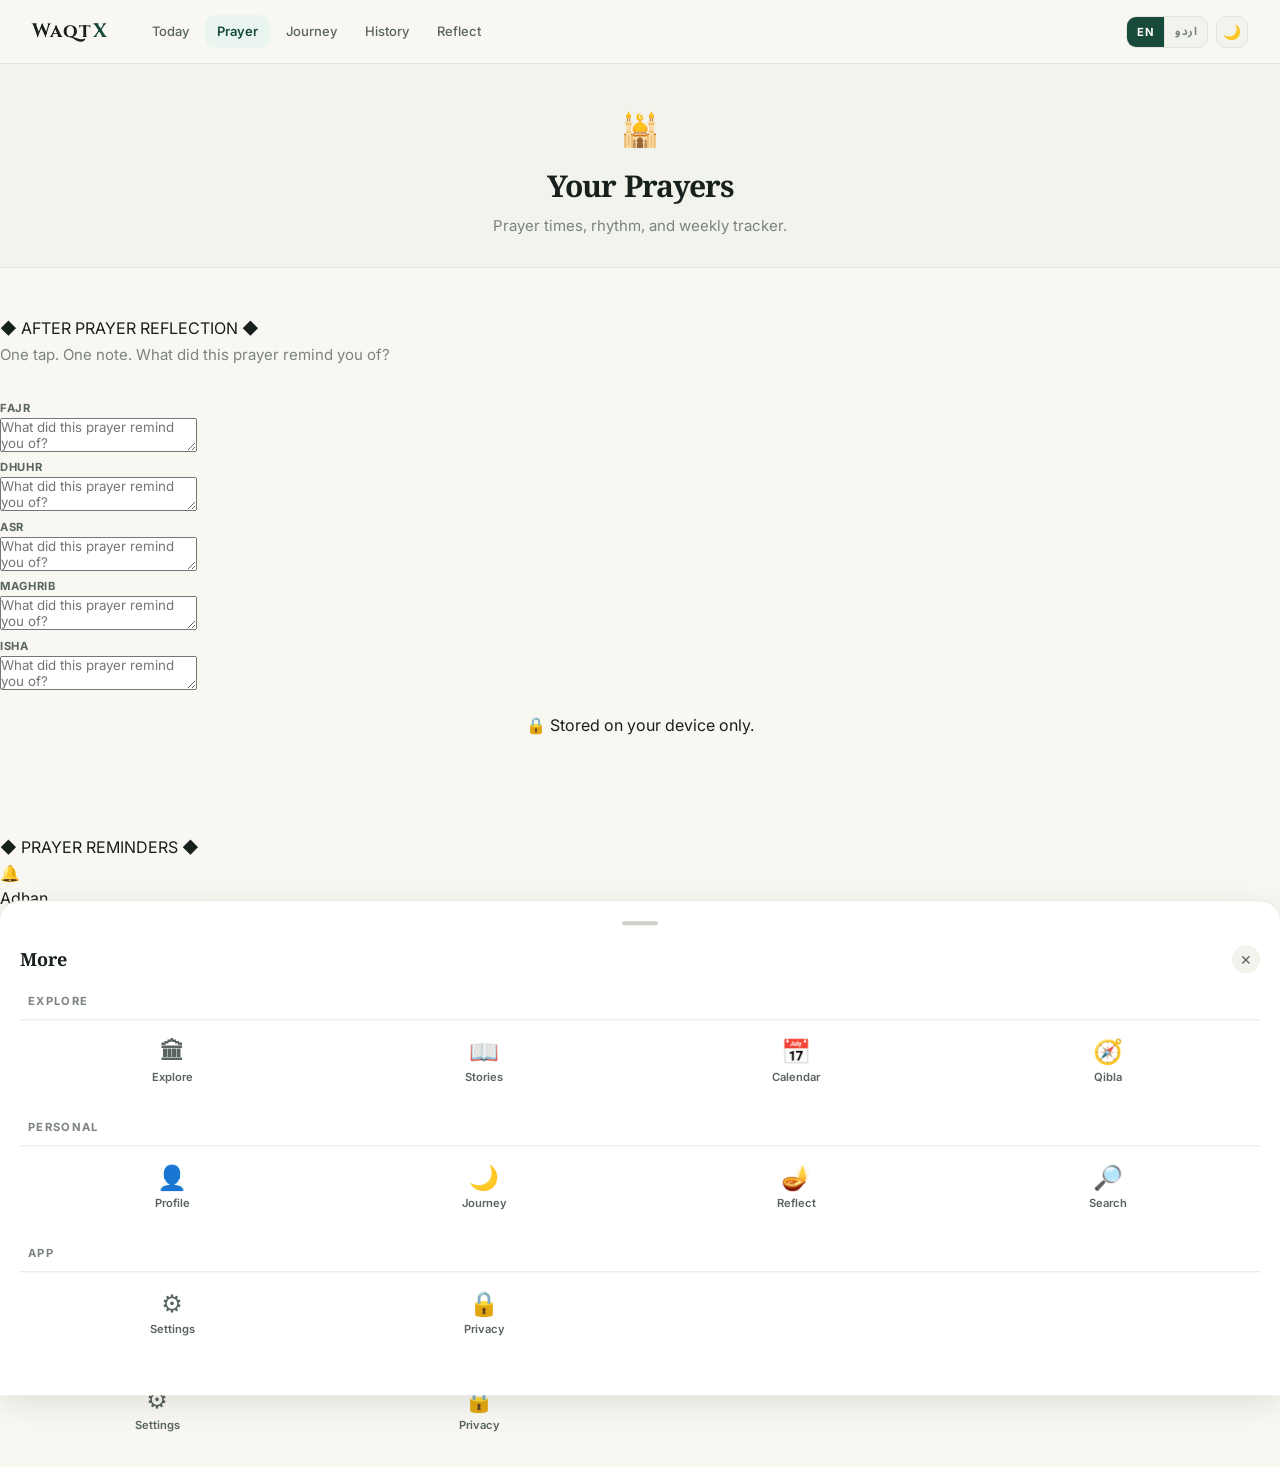
<file: prayers.html>
﻿<!DOCTYPE html>
<html lang="en">
<head>
  <meta charset="UTF-8"/>
  <meta name="viewport" content="width=device-width,initial-scale=1.0"/>
  <title>WaqtX — Prayer</title>
  <meta name="description" content="Prayer times, tracker, streak, and orbit visualization."/>
  <meta name="theme-color" content="#F8F7F2"/>
  <link rel="icon" type="image/svg+xml" href="favicon.svg"/>
  <link rel="manifest" href="manifest.json"/>
  <link rel="preconnect" href="https://fonts.googleapis.com"/>
  <link rel="preconnect" href="https://fonts.gstatic.com" crossorigin/>
  <link href="https://fonts.googleapis.com/css2?family=Noto+Serif:ital,wght@0,400;0,600;0,700;1,400&family=Noto+Sans+Arabic:wght@400;500;600;700&family=Noto+Nastaliq+Urdu:wght@400;700&family=Inter:wght@300;400;500;600;700;800&family=Amiri:wght@400;700&family=Cinzel:wght@600&display=swap" rel="stylesheet"/>
  <link rel="stylesheet" href="style.css"/>
  
  <script>
    (function(){var s='light';try{s=localStorage.getItem('waqtx_theme')||'light';}catch(e){}if(s&&s!=='light')document.documentElement.setAttribute('data-theme',s);var l='en';try{l=localStorage.getItem('waqtx_lang')||'en';}catch(e){}if(l&&l!=='en'){document.documentElement.setAttribute('lang',l);if(l==='ur'||l==='ar')document.documentElement.setAttribute('dir','rtl');}})();
  </script>
</head>
<body>
<nav class="navbar" id="navbar" role="navigation" aria-label="Main navigation">
  <div class="nav-inner">
    <a href="index.html" class="nav-logo" aria-label="WaqtX home"><span class="nav-logo-text">Waqt<span class="nav-logo-x">X</span></span></a>
    <div class="nav-links" role="list">
      <a href="index.html" class="nav-link">Today</a>
      <a href="prayers.html" class="nav-link active" aria-current="page">Prayer</a>
      <a href="journey.html" class="nav-link">Journey</a>
      <a href="explore.html" class="nav-link">History</a>
      <a href="reflection.html" class="nav-link">Reflect</a>
    </div>
    <div class="nav-actions">
      <div class="lang-toggle" role="group" aria-label="Language"><button class="lang-pill active" data-lang="en" aria-pressed="true">EN</button><button class="lang-pill" data-lang="ur" aria-pressed="false" style="font-family:'Noto Sans Arabic',sans-serif">&#x627;&#x631;&#x62F;&#x648;</button></div>
      <button id="btn-theme-toggle" class="btn-theme" aria-label="Switch theme"><span id="theme-icon">&#x1F319;</span></button>
      <span class="mode-badge ramadan-badge hidden" id="ramadan-badge" aria-live="polite">&#x1F319; Ramadan</span>
      <button class="hamburger" id="hamburger" aria-label="Open menu" aria-expanded="false" aria-controls="nav-drawer"><span></span><span></span><span></span></button>
    </div>
  </div>
</nav>
<div class="nav-drawer" id="nav-drawer" aria-hidden="true">
  <div class="nav-drawer-section"><div class="nav-drawer-label">Navigate</div><div class="nav-drawer-links">
      <a href="index.html" class="nav-link">Today</a>
      <a href="prayers.html" class="nav-link active">Prayer</a>
      <a href="journey.html" class="nav-link">Journey</a>
      <a href="explore.html" class="nav-link">History</a>
      <a href="reflection.html" class="nav-link">Reflect</a>
  </div></div>
  <div class="nav-drawer-section"><div class="nav-drawer-label">More</div><div class="nav-drawer-links"><a href="calendar.html" class="nav-link">Calendar</a> <a href="stories.html" class="nav-link">Stories</a> <a href="qibla.html" class="nav-link">Qibla</a> <a href="profile.html" class="nav-link">Profile</a> <a href="settings.html" class="nav-link">Settings</a></div></div>
</div>
<div class="hidden" id="friday-banner" style="background:var(--gold-bg);border-bottom:1px solid var(--border);text-align:center;padding:8px 16px;font-size:var(--text-sm);color:var(--gold);font-weight:600;" role="status">&#x1F54C; Jumu'ah Mubarak</div>

<div class="page-wrap">
<div class="page-hero">
  <div class="page-hero-inner">
    <div class="page-hero-icon" aria-hidden="true">&#x1F54C;</div>
    <h1 class="page-hero-title">Your Prayers</h1>
    <p class="page-hero-sub">Prayer times, rhythm, and weekly tracker.</p>
  </div>
</div>



</section>

<!-- SECTION 5: POST-PRAYER REFLECTION -->
<section class="section prayer-reflection-section" style="background:var(--bg2)">
  <div class="section-inner">
    <div class="section-heading">
      <span class="sh-line"></span><span class="sh-icon">◆</span>
      <span class="sh-text">AFTER PRAYER REFLECTION</span>
      <span class="sh-icon">◆</span><span class="sh-line"></span>
    </div>
    <div class="section-sub">One tap. One note. What did this prayer remind you of?</div>
    <div class="prayer-reflect-grid" id="prayer-reflect-grid">
      <!-- Rendered by JS -->
    </div>
    <p class="privacy-notice" style="text-align:center;margin-top:16px;">🔒 Stored on your device only.</p>
  </div>
</section>

<!-- SECTION 5: NOTIFICATIONS -->
<section class="section notif-section">
  <div class="section-inner">
    <div class="section-heading">
      <span class="sh-line"></span><span class="sh-icon">◆</span>
      <span class="sh-text">PRAYER REMINDERS</span>
      <span class="sh-icon">◆</span><span class="sh-line"></span>
    </div>
    <div class="notif-cards">
      <div class="notif-card">
        <div class="notif-card-icon">🔔</div>
        <div class="notif-card-info">
          <div class="notif-card-title">Adhan</div>
          <div class="notif-card-desc">Notification at prayer time.</div>
        </div>
        <label class="toggle-switch" aria-label="Adhan notification">
          <input type="checkbox" id="notif-adhan"/>
          <span class="toggle-slider"></span>
        </label>
      </div>
      <div class="notif-card">
        <div class="notif-card-icon">⏰</div>
        <div class="notif-card-info">
          <div class="notif-card-title">Reminder</div>
          <div class="notif-card-desc">15 minutes before each prayer.</div>
        </div>
        <label class="toggle-switch" aria-label="Reminder notification">
          <input type="checkbox" id="notif-reminder"/>
          <span class="toggle-slider"></span>
        </label>
      </div>
      <div class="notif-card">
        <div class="notif-card-icon">🔕</div>
        <div class="notif-card-info">
          <div class="notif-card-title">Silent</div>
          <div class="notif-card-desc">Notification only, no sound.</div>
        </div>
        <label class="toggle-switch" aria-label="Silent notification">
          <input type="checkbox" id="notif-silent"/>
          <span class="toggle-slider"></span>
        </label>
      </div>
    </div>
    <div class="notif-denied hidden" id="notif-denied-msg">
      Notification permission denied. Enable it in your browser settings and reload.
    </div>
  </div>
</section>



<!-- More Menu (slide-up) -->


<script src="js/core.js"></script>
<script src="js/prayers.js"></script>

<!-- ═══ BOTTOM NAV ═══ -->








  <div class="more-group">
    <div class="more-group-label">Personal</div>
    <div class="more-grid">
      <a href="profile.html"    class="more-item"><span class="more-item-icon" aria-hidden="true">&#x1F464;</span>Profile</a>
      <a href="journey.html"    class="more-item"><span class="more-item-icon" aria-hidden="true">&#x1F319;</span>Journey</a>
      <a href="reflection.html" class="more-item"><span class="more-item-icon" aria-hidden="true">&#x1FA94;</span>Reflect</a>
      <a href="search.html"     class="more-item"><span class="more-item-icon" aria-hidden="true">&#x1F50E;</span>Search</a>
    </div>
  </div>
  <div class="more-group">
    <div class="more-group-label">App</div>
    <div class="more-grid">
      <a href="settings.html"   class="more-item"><span class="more-item-icon" aria-hidden="true">&#x2699;&#xFE0F;</span>Settings</a>
      <a href="privacy.html"    class="more-item"><span class="more-item-icon" aria-hidden="true">&#x1F512;</span>Privacy</a>
    </div>
  </div>
</div>

</div><!-- /page-wrap -->
<nav class="bottom-nav" id="bottom-nav" aria-label="Mobile navigation">
  <a href="index.html" class="bnav-item"><span class="bnav-icon" aria-hidden="true">&#x2600;&#xFE0F;</span><span class="bnav-label">Today</span></a>
  <a href="prayers.html" class="bnav-item active" aria-current="page"><span class="bnav-icon" aria-hidden="true">&#x1F54C;</span><span class="bnav-label">Prayer</span></a>
  <a href="journey.html" class="bnav-item"><span class="bnav-icon" aria-hidden="true">&#x1F319;</span><span class="bnav-label">Journey</span></a>
  <a href="explore.html" class="bnav-item"><span class="bnav-icon" aria-hidden="true">&#x1F4DA;</span><span class="bnav-label">History</span></a>
  <button class="bnav-item" id="btn-more" aria-expanded="false" aria-controls="more-sheet"><span class="bnav-icon" aria-hidden="true">&#x22EF;</span><span class="bnav-label">More</span></button>
</nav>
<div class="more-overlay" id="more-overlay" aria-hidden="true"></div>
<div class="more-sheet" id="more-sheet" role="dialog" aria-modal="true" aria-label="More navigation" aria-hidden="true">
  <div class="more-sheet-handle" aria-hidden="true"></div>
  <div class="more-sheet-header"><span>More</span><button class="more-close" id="more-close" aria-label="Close">&#x2715;</button></div>
  <div class="more-group"><div class="more-group-label">Explore</div><div class="more-grid"><a href="explore.html" class="more-item"><span class="more-item-icon">&#x1F3DB;</span>Explore</a><a href="stories.html" class="more-item"><span class="more-item-icon">&#x1F4D6;</span>Stories</a><a href="calendar.html" class="more-item"><span class="more-item-icon">&#x1F4C5;</span>Calendar</a><a href="qibla.html" class="more-item"><span class="more-item-icon">&#x1F9ED;</span>Qibla</a></div></div>
  <div class="more-group"><div class="more-group-label">Personal</div><div class="more-grid"><a href="profile.html" class="more-item"><span class="more-item-icon">&#x1F464;</span>Profile</a><a href="journey.html" class="more-item"><span class="more-item-icon">&#x1F319;</span>Journey</a><a href="reflection.html" class="more-item"><span class="more-item-icon">&#x1FA94;</span>Reflect</a><a href="search.html" class="more-item"><span class="more-item-icon">&#x1F50E;</span>Search</a></div></div>
  <div class="more-group"><div class="more-group-label">App</div><div class="more-grid"><a href="settings.html" class="more-item"><span class="more-item-icon">&#x2699;</span>Settings</a><a href="privacy.html" class="more-item"><span class="more-item-icon">&#x1F512;</span>Privacy</a></div></div>
</div>
<div class="toast" id="toast" role="status" aria-live="polite"></div>
</body>
</html>
</file>
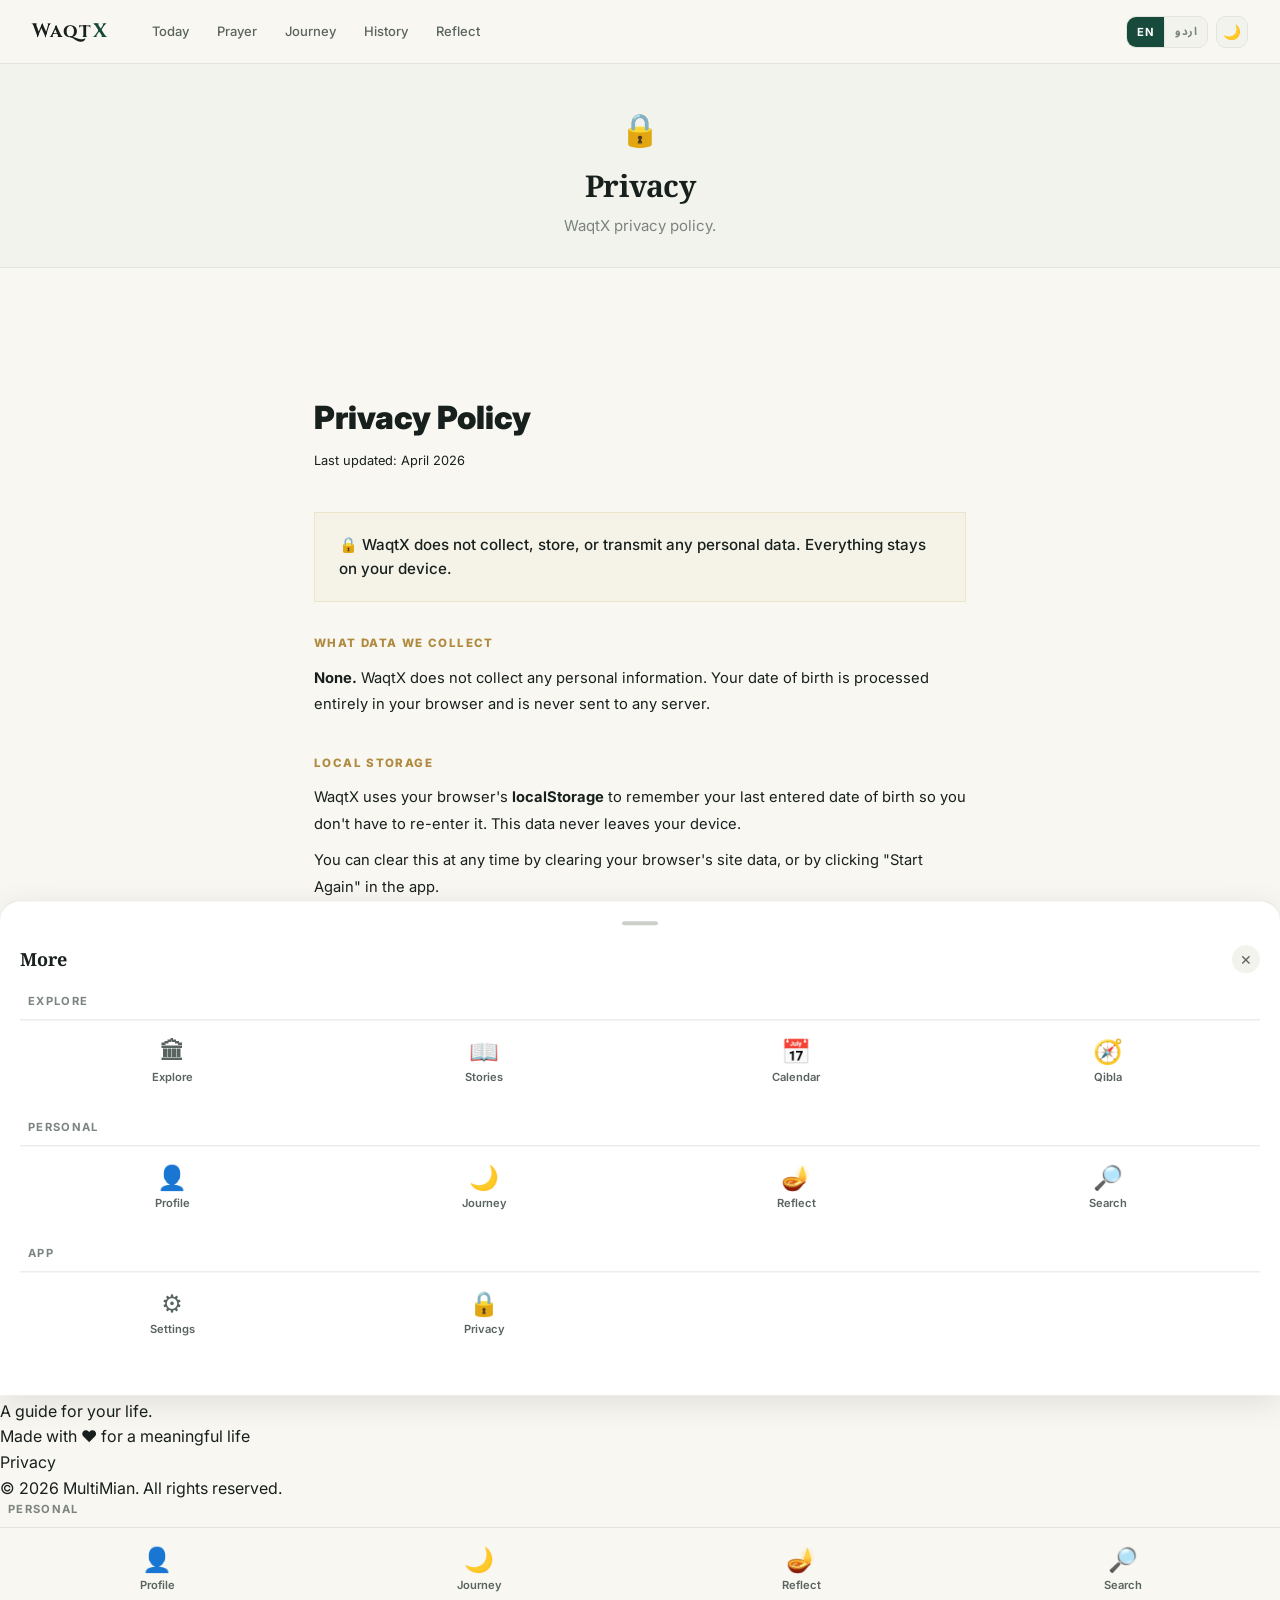
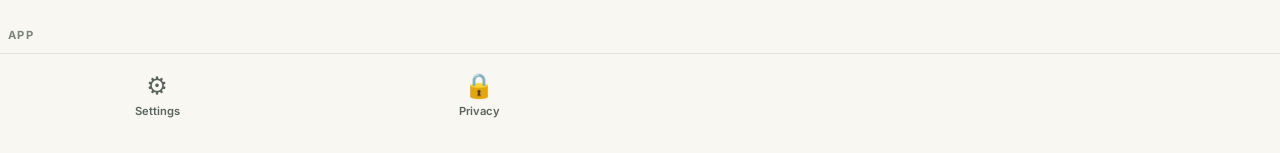
<file: privacy.html>
﻿
<!DOCTYPE html>
<html lang="en">
<head>
  <meta charset="UTF-8"/>
  <meta name="viewport" content="width=device-width,initial-scale=1.0"/>
  <title>WaqtX — Privacy</title>
  <meta name="description" content="WaqtX privacy policy. Your data stays on your device."/>
  <meta name="theme-color" content="#F8F7F2"/>
  <link rel="icon" type="image/svg+xml" href="favicon.svg"/>
  <link rel="preconnect" href="https://fonts.googleapis.com"/>
  <link rel="preconnect" href="https://fonts.gstatic.com" crossorigin/>
  <link href="https://fonts.googleapis.com/css2?family=Noto+Serif:ital,wght@0,400;0,600;0,700;1,400&family=Noto+Sans+Arabic:wght@400;500;600;700&family=Noto+Nastaliq+Urdu:wght@400;700&family=Inter:wght@300;400;500;600;700;800&family=Amiri:wght@400;700&family=Cinzel:wght@600&display=swap" rel="stylesheet"/>
  <link href="https://fonts.googleapis.com/css2?family=Noto+Serif:ital,wght@0,400;0,600;0,700;1,400&family=Noto+Sans+Arabic:wght@400;500;600;700&family=Noto+Nastaliq+Urdu:wght@400;700&family=Inter:wght@300;400;500;600;700;800&family=Amiri:wght@400;700&family=Cinzel:wght@600&display=swap" rel="stylesheet"/>
  <link rel="stylesheet" href="style.css"/>
  <script>(function(){var s='light';try{s=localStorage.getItem('waqtx_theme')||'light';}catch(e){}if(s&&s!=='light')document.documentElement.setAttribute('data-theme',s);var l='en';try{l=localStorage.getItem('waqtx_lang')||'en';}catch(e){}if(l&&l!=='en'){document.documentElement.setAttribute('lang',l);if(l==='ur'||l==='ar')document.documentElement.setAttribute('dir','rtl');}})();</script>
  <style>
    .privacy-page { max-width: 700px; margin: 0 auto; padding: calc(var(--nav-h) + 60px) 24px 80px; }
    .privacy-title { font-size: 2rem; font-weight: 900; color: var(--text); margin-bottom: 8px; }
    .privacy-date { font-size: 0.8rem; color: var(--text3); margin-bottom: 40px; }
    .privacy-section { margin-bottom: 36px; }
    .privacy-section h2 { font-size: 0.72rem; font-weight: 800; color: var(--gold); margin-bottom: 12px; text-transform: uppercase; letter-spacing: 0.12em; }
    .privacy-section p { font-size: 0.92rem; color: var(--text2); line-height: 1.8; margin-bottom: 10px; }
    .privacy-section strong { color: var(--text); }
    .privacy-highlight { background: rgba(201,168,76,0.06); border: 1px solid rgba(201,168,76,0.2); border-radius: var(--radius); padding: 20px 24px; margin-bottom: 32px; }
    .privacy-highlight p { margin: 0; font-size: 0.95rem; color: var(--text); font-weight: 500; }
  </style>
</head>
<body>
<nav class="navbar" id="navbar" role="navigation" aria-label="Main navigation">
  <div class="nav-inner">
    <a href="index.html" class="nav-logo" aria-label="WaqtX home"><span class="nav-logo-text">Waqt<span class="nav-logo-x">X</span></span></a>
    <div class="nav-links" role="list">
      <a href="index.html" class="nav-link">Today</a>
      <a href="prayers.html" class="nav-link">Prayer</a>
      <a href="journey.html" class="nav-link">Journey</a>
      <a href="explore.html" class="nav-link">History</a>
      <a href="reflection.html" class="nav-link">Reflect</a>
    </div>
    <div class="nav-actions">
      <div class="lang-toggle" role="group" aria-label="Language"><button class="lang-pill active" data-lang="en" aria-pressed="true">EN</button><button class="lang-pill" data-lang="ur" aria-pressed="false" style="font-family:'Noto Sans Arabic',sans-serif">&#x627;&#x631;&#x62F;&#x648;</button></div>
      <button id="btn-theme-toggle" class="btn-theme" aria-label="Switch theme"><span id="theme-icon">&#x1F319;</span></button>
      <span class="mode-badge ramadan-badge hidden" id="ramadan-badge" aria-live="polite">&#x1F319; Ramadan</span>
      <button class="hamburger" id="hamburger" aria-label="Open menu" aria-expanded="false" aria-controls="nav-drawer"><span></span><span></span><span></span></button>
    </div>
  </div>
</nav>
<div class="nav-drawer" id="nav-drawer" aria-hidden="true">
  <div class="nav-drawer-section"><div class="nav-drawer-label">Navigate</div><div class="nav-drawer-links">
      <a href="index.html" class="nav-link">Today</a>
      <a href="prayers.html" class="nav-link">Prayer</a>
      <a href="journey.html" class="nav-link">Journey</a>
      <a href="explore.html" class="nav-link">History</a>
      <a href="reflection.html" class="nav-link">Reflect</a>
  </div></div>
  <div class="nav-drawer-section"><div class="nav-drawer-label">More</div><div class="nav-drawer-links"><a href="calendar.html" class="nav-link">Calendar</a> <a href="stories.html" class="nav-link">Stories</a> <a href="qibla.html" class="nav-link">Qibla</a> <a href="profile.html" class="nav-link">Profile</a> <a href="settings.html" class="nav-link">Settings</a></div></div>
</div>
<div class="hidden" id="friday-banner" style="background:var(--gold-bg);border-bottom:1px solid var(--border);text-align:center;padding:8px 16px;font-size:var(--text-sm);color:var(--gold);font-weight:600;" role="status">&#x1F54C; Jumu'ah Mubarak</div>

<div class="page-wrap">
<div class="page-hero">
  <div class="page-hero-inner">
    <div class="page-hero-icon" aria-hidden="true">&#x1F512;</div>
    <h1 class="page-hero-title">Privacy</h1>
    <p class="page-hero-sub">WaqtX privacy policy.</p>
  </div>
</div>



  <div class="privacy-page">
    <h1 class="privacy-title">Privacy Policy</h1>
    <p class="privacy-date">Last updated: April 2026</p>

    <div class="privacy-highlight">
      <p>🔒 WaqtX does not collect, store, or transmit any personal data. Everything stays on your device.</p>
    </div>

    <div class="privacy-section">
      <h2>What data we collect</h2>
      <p><strong>None.</strong> WaqtX does not collect any personal information. Your date of birth is processed entirely in your browser and is never sent to any server.</p>
    </div>

    <div class="privacy-section">
      <h2>Local storage</h2>
      <p>WaqtX uses your browser's <strong>localStorage</strong> to remember your last entered date of birth so you don't have to re-enter it. This data never leaves your device.</p>
      <p>You can clear this at any time by clearing your browser's site data, or by clicking "Start Again" in the app.</p>
    </div>

    <div class="privacy-section">
      <h2>Third-party services</h2>
      <p>WaqtX loads fonts from <strong>Google Fonts</strong> and uses <strong>html2canvas</strong> (via CDN) for the download card feature. These are standard web services and do not receive your personal data.</p>
    </div>

    <div class="privacy-section">
      <h2>Cookies</h2>
      <p>WaqtX does not use cookies.</p>
    </div>

    <div class="privacy-section">
      <h2>Contact</h2>
      <p>If you have any questions about this privacy policy, please open an issue or contact us via our <a href="https://github.com/Mianhassam96" target="_blank" rel="noopener" style="color:var(--gold)">GitHub page</a>.</p>
    </div>
  </div>

  <footer class="site-footer">
    <div class="footer-inner">
      <div class="footer-brand">
        <span class="footer-logo">✦ WaqtX</span>
        <p>A mirror for your time.<br>A guide for your life.</p>
      </div>
      <div class="footer-center">Made with ♥ for a meaningful life</div>
      <div class="footer-links">
        <a href="privacy.html">Privacy</a>
        <div class="footer-copy">© 2026 MultiMian. All rights reserved.</div>
      </div>
    </div>
  </footer>




  <div class="more-group">
    <div class="more-group-label">Personal</div>
    <div class="more-grid">
      <a href="profile.html"    class="more-item"><span class="more-item-icon" aria-hidden="true">&#x1F464;</span>Profile</a>
      <a href="journey.html"    class="more-item"><span class="more-item-icon" aria-hidden="true">&#x1F319;</span>Journey</a>
      <a href="reflection.html" class="more-item"><span class="more-item-icon" aria-hidden="true">&#x1FA94;</span>Reflect</a>
      <a href="search.html"     class="more-item"><span class="more-item-icon" aria-hidden="true">&#x1F50E;</span>Search</a>
    </div>
  </div>
  <div class="more-group">
    <div class="more-group-label">App</div>
    <div class="more-grid">
      <a href="settings.html"   class="more-item"><span class="more-item-icon" aria-hidden="true">&#x2699;&#xFE0F;</span>Settings</a>
      <a href="privacy.html"    class="more-item"><span class="more-item-icon" aria-hidden="true">&#x1F512;</span>Privacy</a>
    </div>
  </div>
</div>

</div><!-- /page-wrap -->
<nav class="bottom-nav" id="bottom-nav" aria-label="Mobile navigation">
  <a href="index.html" class="bnav-item"><span class="bnav-icon" aria-hidden="true">&#x2600;&#xFE0F;</span><span class="bnav-label">Today</span></a>
  <a href="prayers.html" class="bnav-item"><span class="bnav-icon" aria-hidden="true">&#x1F54C;</span><span class="bnav-label">Prayer</span></a>
  <a href="journey.html" class="bnav-item"><span class="bnav-icon" aria-hidden="true">&#x1F319;</span><span class="bnav-label">Journey</span></a>
  <a href="explore.html" class="bnav-item"><span class="bnav-icon" aria-hidden="true">&#x1F4DA;</span><span class="bnav-label">History</span></a>
  <button class="bnav-item" id="btn-more" aria-expanded="false" aria-controls="more-sheet"><span class="bnav-icon" aria-hidden="true">&#x22EF;</span><span class="bnav-label">More</span></button>
</nav>
<div class="more-overlay" id="more-overlay" aria-hidden="true"></div>
<div class="more-sheet" id="more-sheet" role="dialog" aria-modal="true" aria-label="More navigation" aria-hidden="true">
  <div class="more-sheet-handle" aria-hidden="true"></div>
  <div class="more-sheet-header"><span>More</span><button class="more-close" id="more-close" aria-label="Close">&#x2715;</button></div>
  <div class="more-group"><div class="more-group-label">Explore</div><div class="more-grid"><a href="explore.html" class="more-item"><span class="more-item-icon">&#x1F3DB;</span>Explore</a><a href="stories.html" class="more-item"><span class="more-item-icon">&#x1F4D6;</span>Stories</a><a href="calendar.html" class="more-item"><span class="more-item-icon">&#x1F4C5;</span>Calendar</a><a href="qibla.html" class="more-item"><span class="more-item-icon">&#x1F9ED;</span>Qibla</a></div></div>
  <div class="more-group"><div class="more-group-label">Personal</div><div class="more-grid"><a href="profile.html" class="more-item"><span class="more-item-icon">&#x1F464;</span>Profile</a><a href="journey.html" class="more-item"><span class="more-item-icon">&#x1F319;</span>Journey</a><a href="reflection.html" class="more-item"><span class="more-item-icon">&#x1FA94;</span>Reflect</a><a href="search.html" class="more-item"><span class="more-item-icon">&#x1F50E;</span>Search</a></div></div>
  <div class="more-group"><div class="more-group-label">App</div><div class="more-grid"><a href="settings.html" class="more-item"><span class="more-item-icon">&#x2699;</span>Settings</a><a href="privacy.html" class="more-item"><span class="more-item-icon">&#x1F512;</span>Privacy</a></div></div>
</div>
<div class="toast" id="toast" role="status" aria-live="polite"></div>
</body>
</html>
</file>
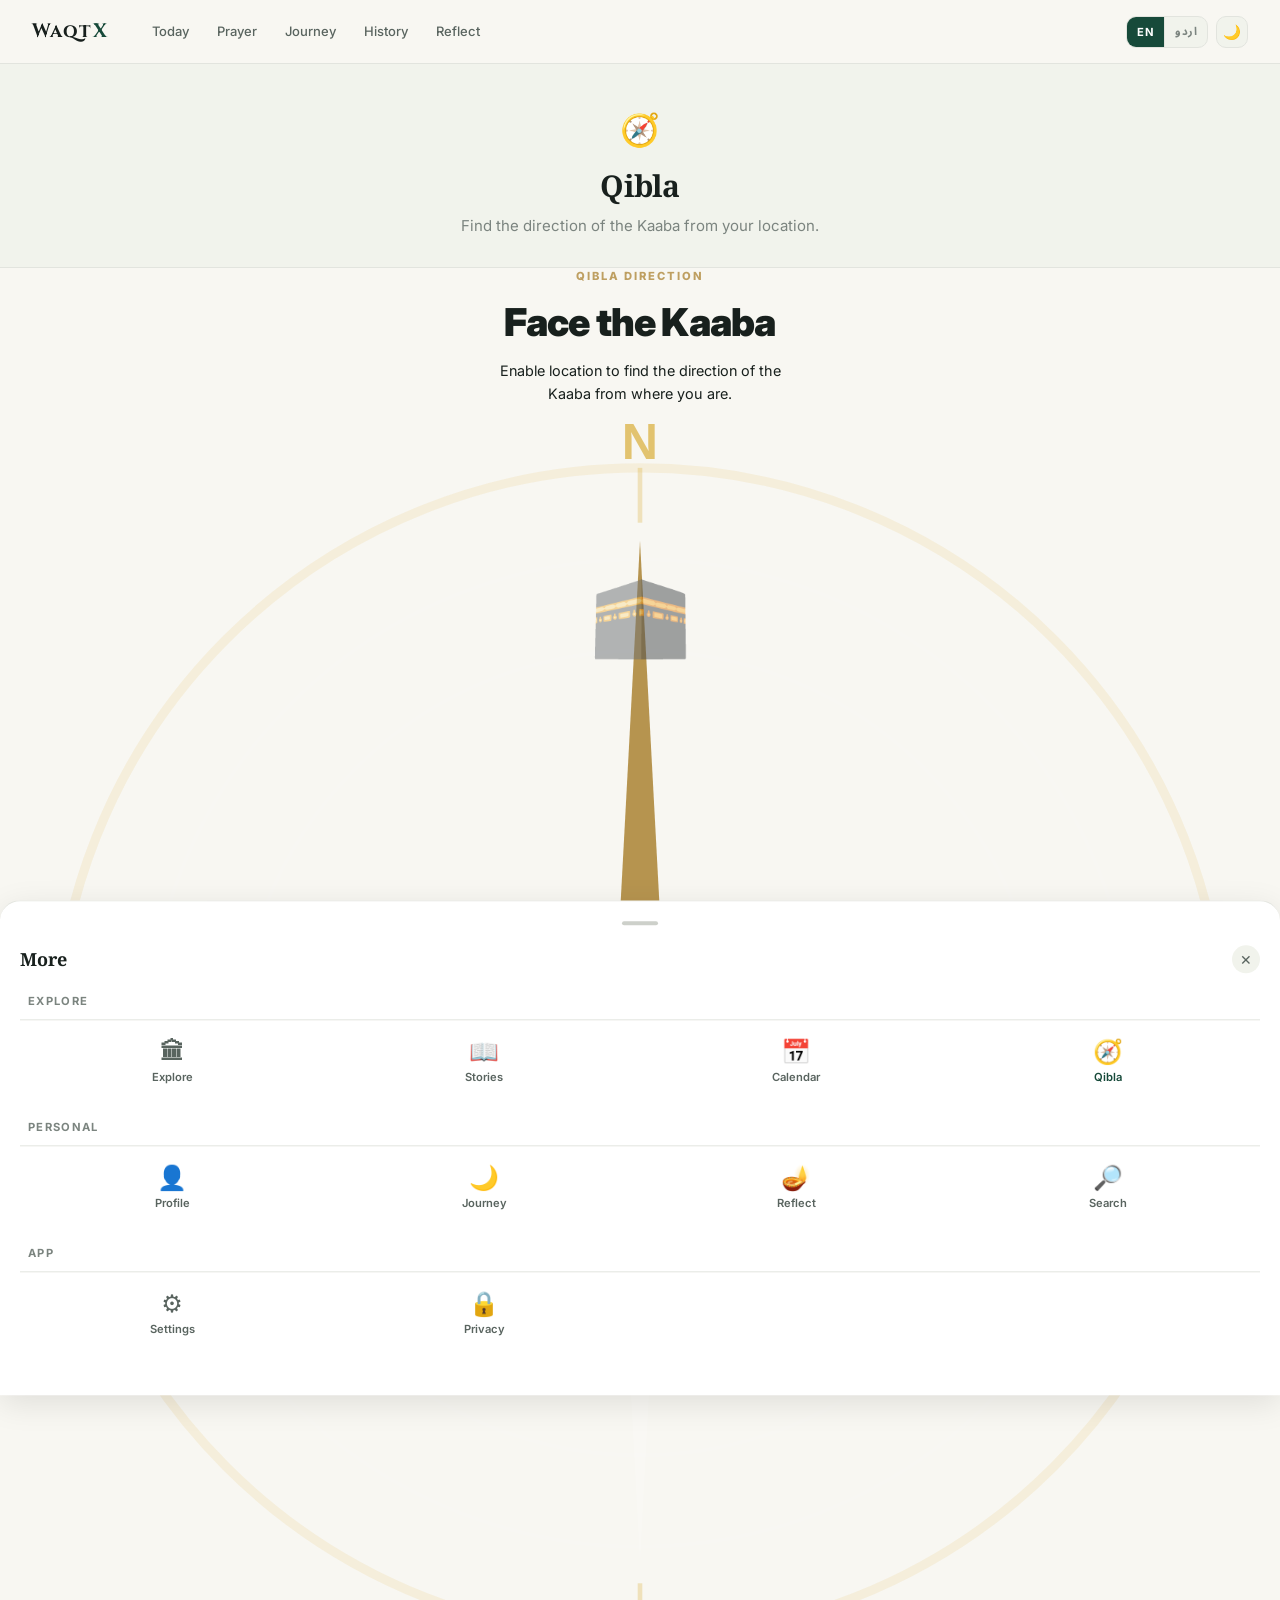
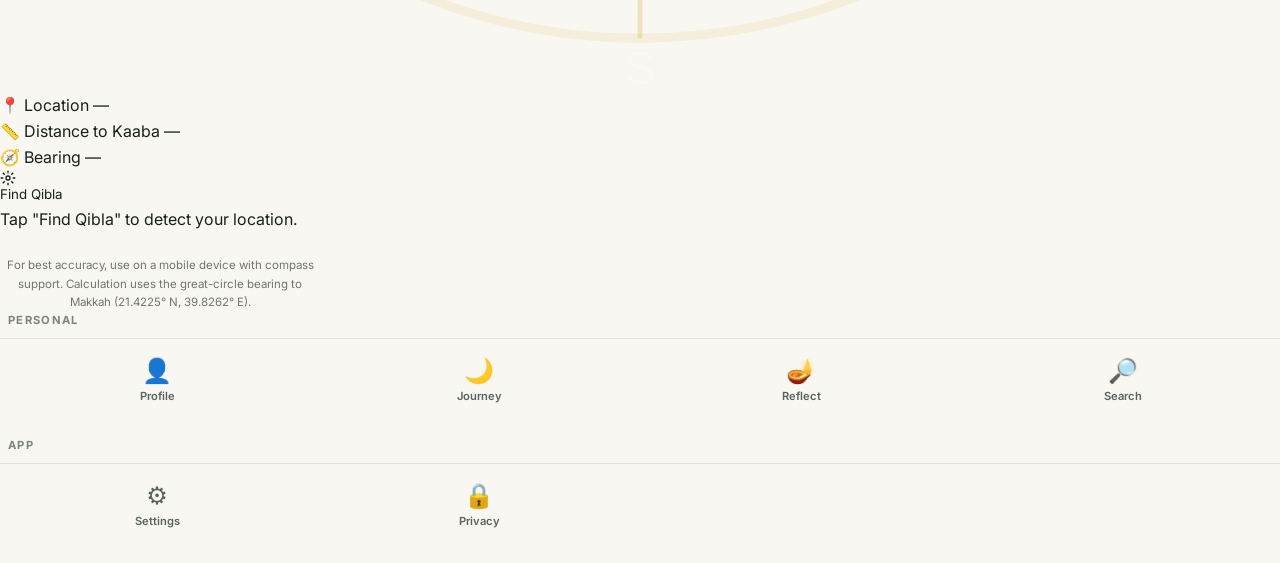
<file: qibla.html>
﻿<!DOCTYPE html>
<html lang="en">
<head>
  <meta charset="UTF-8"/>
  <meta name="viewport" content="width=device-width,initial-scale=1.0"/>
  <title>WaqtX — Qibla</title>
  <meta name="description" content="Find the direction of the Kaaba from anywhere in the world — clean, simple, accurate."/>
  <meta name="theme-color" content="#F8F7F2"/>
  <link rel="icon" type="image/svg+xml" href="favicon.svg"/>
  <link rel="manifest" href="manifest.json"/>
  <link rel="preconnect" href="https://fonts.googleapis.com"/>
  <link rel="preconnect" href="https://fonts.gstatic.com" crossorigin/>
  <link href="https://fonts.googleapis.com/css2?family=Noto+Serif:ital,wght@0,400;0,600;0,700;1,400&family=Noto+Sans+Arabic:wght@400;500;600;700&family=Noto+Nastaliq+Urdu:wght@400;700&family=Inter:wght@300;400;500;600;700;800&family=Amiri:wght@400;700&family=Cinzel:wght@600&display=swap" rel="stylesheet"/>
  <link href="https://fonts.googleapis.com/css2?family=Noto+Serif:ital,wght@0,400;0,600;0,700;1,400&family=Noto+Sans+Arabic:wght@400;500;600;700&family=Noto+Nastaliq+Urdu:wght@400;700&family=Inter:wght@300;400;500;600;700;800&family=Amiri:wght@400;700&family=Cinzel:wght@600&display=swap" rel="stylesheet"/>
  <link rel="stylesheet" href="style.css"/>
  
  <script>
    (function(){var s='light';try{s=localStorage.getItem('waqtx_theme')||'light';}catch(e){}if(s&&s!=='light')document.documentElement.setAttribute('data-theme',s);var l='en';try{l=localStorage.getItem('waqtx_lang')||'en';}catch(e){}if(l&&l!=='en'){document.documentElement.setAttribute('lang',l);if(l==='ur'||l==='ar')document.documentElement.setAttribute('dir','rtl');}})();
  </script>
</head>
<body>
<nav class="navbar" id="navbar" role="navigation" aria-label="Main navigation">
  <div class="nav-inner">
    <a href="index.html" class="nav-logo" aria-label="WaqtX home"><span class="nav-logo-text">Waqt<span class="nav-logo-x">X</span></span></a>
    <div class="nav-links" role="list">
      <a href="index.html" class="nav-link">Today</a>
      <a href="prayers.html" class="nav-link">Prayer</a>
      <a href="journey.html" class="nav-link">Journey</a>
      <a href="explore.html" class="nav-link">History</a>
      <a href="reflection.html" class="nav-link">Reflect</a>
    </div>
    <div class="nav-actions">
      <div class="lang-toggle" role="group" aria-label="Language"><button class="lang-pill active" data-lang="en" aria-pressed="true">EN</button><button class="lang-pill" data-lang="ur" aria-pressed="false" style="font-family:'Noto Sans Arabic',sans-serif">&#x627;&#x631;&#x62F;&#x648;</button></div>
      <button id="btn-theme-toggle" class="btn-theme" aria-label="Switch theme"><span id="theme-icon">&#x1F319;</span></button>
      <span class="mode-badge ramadan-badge hidden" id="ramadan-badge" aria-live="polite">&#x1F319; Ramadan</span>
      <button class="hamburger" id="hamburger" aria-label="Open menu" aria-expanded="false" aria-controls="nav-drawer"><span></span><span></span><span></span></button>
    </div>
  </div>
</nav>
<div class="nav-drawer" id="nav-drawer" aria-hidden="true">
  <div class="nav-drawer-section"><div class="nav-drawer-label">Navigate</div><div class="nav-drawer-links">
      <a href="index.html" class="nav-link">Today</a>
      <a href="prayers.html" class="nav-link">Prayer</a>
      <a href="journey.html" class="nav-link">Journey</a>
      <a href="explore.html" class="nav-link">History</a>
      <a href="reflection.html" class="nav-link">Reflect</a>
  </div></div>
  <div class="nav-drawer-section"><div class="nav-drawer-label">More</div><div class="nav-drawer-links"><a href="calendar.html" class="nav-link">Calendar</a> <a href="stories.html" class="nav-link">Stories</a> <a href="qibla.html" class="nav-link">Qibla</a> <a href="profile.html" class="nav-link">Profile</a> <a href="settings.html" class="nav-link">Settings</a></div></div>
</div>
<div class="hidden" id="friday-banner" style="background:var(--gold-bg);border-bottom:1px solid var(--border);text-align:center;padding:8px 16px;font-size:var(--text-sm);color:var(--gold);font-weight:600;" role="status">&#x1F54C; Jumu'ah Mubarak</div>

<div class="page-wrap">
<div class="page-hero">
  <div class="page-hero-inner">
    <div class="page-hero-icon" aria-hidden="true">&#x1F9ED;</div>
    <h1 class="page-hero-title">Qibla</h1>
    <p class="page-hero-sub">Find the direction of the Kaaba from your location.</p>
  </div>
</div>



<!-- QIBLA MAIN -->
<main class="qibla-page">

  <div style="text-align:center;margin-bottom:8px;">
    <div style="font-size:0.7rem;font-weight:800;letter-spacing:0.18em;text-transform:uppercase;color:var(--gold);opacity:0.8;margin-bottom:6px;">QIBLA DIRECTION</div>
    <h1 style="font-size:clamp(1.8rem,4vw,2.4rem);font-weight:900;color:var(--text);letter-spacing:-0.02em;margin-bottom:6px;">Face the Kaaba</h1>
    <p style="font-size:0.9rem;color:var(--text2);line-height:1.6;max-width:320px;margin:0 auto;">Enable location to find the direction of the Kaaba from where you are.</p>
  </div>

  <!-- Compass -->
  <div class="qibla-compass-wrap">
    <svg class="qibla-compass-svg" viewBox="0 0 280 280" aria-label="Qibla compass">
      <!-- Outer ring -->
      <circle cx="140" cy="140" r="128" fill="none" stroke="rgba(212,160,23,0.1)" stroke-width="2"/>
      <!-- Inner rings -->
      <circle cx="140" cy="140" r="108" fill="none" stroke="rgba(255,255,255,0.04)" stroke-width="1"/>
      <circle cx="140" cy="140" r="88"  fill="none" stroke="rgba(255,255,255,0.04)" stroke-width="1"/>
      <!-- Tick marks -->
      <g stroke="rgba(212,160,23,0.25)" stroke-width="1">
        <line x1="140" y1="12"  x2="140" y2="24"/>  <!-- N -->
        <line x1="268" y1="140" x2="256" y2="140"/> <!-- E -->
        <line x1="140" y1="268" x2="140" y2="256"/> <!-- S -->
        <line x1="12"  y1="140" x2="24"  y2="140"/> <!-- W -->
      </g>
      <!-- Cardinal labels -->
      <text x="140" y="10" text-anchor="middle" fill="rgba(212,160,23,0.6)" font-size="11" font-family="Outfit,sans-serif" font-weight="700">N</text>
      <text x="273" y="144" text-anchor="middle" fill="rgba(255,255,255,0.3)" font-size="10" font-family="Outfit,sans-serif">E</text>
      <text x="140" y="278" text-anchor="middle" fill="rgba(255,255,255,0.3)" font-size="10" font-family="Outfit,sans-serif">S</text>
      <text x="8" y="144" text-anchor="middle" fill="rgba(255,255,255,0.3)" font-size="10" font-family="Outfit,sans-serif">W</text>
      <!-- Needle group — rotated by JS -->
      <g id="qibla-needle" class="qibla-needle">
        <!-- Kaaba direction (gold) -->
        <polygon points="140,28 134,140 140,150 146,140" fill="var(--gold)" opacity="0.9"/>
        <!-- Opposite tail (dim) -->
        <polygon points="140,252 134,140 140,130 146,140" fill="rgba(255,255,255,0.15)"/>
        <!-- Center dot -->
        <circle cx="140" cy="140" r="7" fill="var(--bg)" stroke="var(--gold)" stroke-width="2"/>
      </g>
      <!-- Kaaba icon at top -->
      <text id="qibla-kaaba-icon" x="140" y="50" text-anchor="middle" font-size="18" opacity="0.5">🕋</text>
    </svg>
  </div>

  <!-- Info card -->
  <div class="qibla-info-card">
    <div class="qibla-info-row">
      <span class="qi-label">📍 Location</span>
      <span class="qi-val" id="qibla-location">—</span>
    </div>
    <div class="qibla-info-row">
      <span class="qi-label">📏 Distance to Kaaba</span>
      <span class="qi-val" id="qibla-distance">—</span>
    </div>
    <div class="qibla-info-row">
      <span class="qi-label">🧭 Bearing</span>
      <span class="qi-val" id="qibla-bearing">—</span>
    </div>
  </div>

  <button class="btn-qibla-find" id="btn-qibla-find" aria-label="Find Qibla direction">
    <svg width="16" height="16" viewBox="0 0 24 24" fill="none" stroke="currentColor" stroke-width="2"><circle cx="12" cy="12" r="3"/><path d="M12 1v4M12 19v4M4.22 4.22l2.83 2.83M16.95 16.95l2.83 2.83M1 12h4M19 12h4M4.22 19.78l2.83-2.83M16.95 7.05l2.83-2.83"/></svg>
    Find Qibla
  </button>

  <div class="qibla-direction-label" id="qibla-direction-label"></div>
  <div class="qibla-status" id="qibla-status">Tap "Find Qibla" to detect your location.</div>

  <p style="font-size:0.72rem;color:var(--text3);text-align:center;margin-top:24px;opacity:0.6;max-width:320px;">
    For best accuracy, use on a mobile device with compass support. Calculation uses the great-circle bearing to Makkah (21.4225° N, 39.8262° E).
  </p>

</main>



<!-- More Menu (slide-up) -->


<script src="js/core.js"></script>
<script>
'use strict';
/* Qibla page logic — standalone, no separate JS file needed */
var KAABA_LAT = 21.4225;
var KAABA_LNG = 39.8262;

function toRad(d) { return d * Math.PI / 180; }
function toDeg(r) { return r * 180 / Math.PI; }

function calcQibla(lat, lng) {
  var dLng = toRad(KAABA_LNG - lng);
  var lat1 = toRad(lat);
  var lat2 = toRad(KAABA_LAT);
  var y = Math.sin(dLng) * Math.cos(lat2);
  var x = Math.cos(lat1) * Math.sin(lat2) - Math.sin(lat1) * Math.cos(lat2) * Math.cos(dLng);
  var bearing = (toDeg(Math.atan2(y, x)) + 360) % 360;
  return bearing;
}

function calcDistance(lat1, lng1) {
  var R = 6371;
  var dLat = toRad(KAABA_LAT - lat1);
  var dLng = toRad(KAABA_LNG - lng1);
  var a = Math.sin(dLat/2) * Math.sin(dLat/2) +
          Math.cos(toRad(lat1)) * Math.cos(toRad(KAABA_LAT)) *
          Math.sin(dLng/2) * Math.sin(dLng/2);
  return R * 2 * Math.atan2(Math.sqrt(a), Math.sqrt(1-a));
}

function bearingToDirection(b) {
  var dirs = ['N','NNE','NE','ENE','E','ESE','SE','SSE','S','SSW','SW','WSW','W','WNW','NW','NNW'];
  return dirs[Math.round(b / 22.5) % 16];
}

var _qiblaBearing = null;
var _deviceAlpha = null;

function rotateNeedle(bearing, alpha) {
  var needle = document.getElementById('qibla-needle');
  if (!needle) return;
  var rot = bearing;
  if (alpha !== null) rot = bearing - alpha;
  needle.setAttribute('transform', 'rotate(' + rot + ',140,140)');
}

document.getElementById('btn-qibla-find').addEventListener('click', function() {
  var btn = this;
  var status = document.getElementById('qibla-status');
  if (!navigator.geolocation) {
    status.textContent = 'Geolocation is not supported by your browser.';
    return;
  }
  btn.disabled = true;
  btn.textContent = 'Locating…';
  status.textContent = 'Detecting your location…';

  navigator.geolocation.getCurrentPosition(function(pos) {
    var lat = pos.coords.latitude;
    var lng = pos.coords.longitude;

    /* Save for reuse */
    try {
      localStorage.setItem('waqtx_location_lat', lat);
      localStorage.setItem('waqtx_location_lng', lng);
    } catch(e) {}

    _qiblaBearing = calcQibla(lat, lng);
    var dist = calcDistance(lat, lng);
    var dir = bearingToDirection(_qiblaBearing);

    /* Update UI */
    var locEl = document.getElementById('qibla-location');
    var distEl = document.getElementById('qibla-distance');
    var bearEl = document.getElementById('qibla-bearing');
    var dirLbl = document.getElementById('qibla-direction-label');

    if (locEl) locEl.textContent = lat.toFixed(3) + '°, ' + lng.toFixed(3) + '°';
    if (distEl) distEl.textContent = dist.toFixed(0) + ' km';
    if (bearEl) bearEl.textContent = _qiblaBearing.toFixed(1) + '° ' + dir;
    if (dirLbl) dirLbl.textContent = 'Face ' + _qiblaBearing.toFixed(0) + '° — ' + dir;

    rotateNeedle(_qiblaBearing, _deviceAlpha);

    btn.textContent = '↺ Refresh';
    btn.disabled = false;
    status.textContent = 'Qibla found. Turn until the gold needle points toward you.';

    /* Try device orientation */
    if (window.DeviceOrientationEvent) {
      if (typeof DeviceOrientationEvent.requestPermission === 'function') {
        DeviceOrientationEvent.requestPermission().then(function(p) {
          if (p === 'granted') listenOrientation();
        }).catch(function() {});
      } else {
        listenOrientation();
      }
    }
  }, function(err) {
    var msgs = { 1:'Location access denied.', 2:'Location unavailable.', 3:'Request timed out.' };
    status.textContent = msgs[err.code] || 'Could not get location.';
    btn.disabled = false;
    btn.textContent = 'Try Again';
  }, { timeout: 10000, maximumAge: 300000 });
});

function listenOrientation() {
  window.addEventListener('deviceorientation', function(e) {
    if (e.alpha === null) return;
    _deviceAlpha = e.webkitCompassHeading !== undefined ? e.webkitCompassHeading : (360 - e.alpha);
    if (_qiblaBearing !== null) rotateNeedle(_qiblaBearing, _deviceAlpha);
  });
}

/* Auto-load if location was previously saved */
(function() {
  try {
    var lat = parseFloat(localStorage.getItem('waqtx_location_lat'));
    var lng = parseFloat(localStorage.getItem('waqtx_location_lng'));
    if (lat && lng) {
      _qiblaBearing = calcQibla(lat, lng);
      var dist = calcDistance(lat, lng);
      var dir = bearingToDirection(_qiblaBearing);
      var locEl = document.getElementById('qibla-location');
      var distEl = document.getElementById('qibla-distance');
      var bearEl = document.getElementById('qibla-bearing');
      var dirLbl = document.getElementById('qibla-direction-label');
      if (locEl) locEl.textContent = lat.toFixed(3) + '°, ' + lng.toFixed(3) + '°';
      if (distEl) distEl.textContent = dist.toFixed(0) + ' km';
      if (bearEl) bearEl.textContent = _qiblaBearing.toFixed(1) + '° ' + dir;
      if (dirLbl) dirLbl.textContent = 'Face ' + _qiblaBearing.toFixed(0) + '° — ' + dir;
      rotateNeedle(_qiblaBearing, null);
      var status = document.getElementById('qibla-status');
      if (status) status.textContent = 'Using saved location. Tap Refresh for current position.';
      var btn = document.getElementById('btn-qibla-find');
      if (btn) btn.textContent = '↺ Refresh';
    }
  } catch(e) {}
})();
</script>

<!-- ═══ BOTTOM NAV ═══ -->








  <div class="more-group">
    <div class="more-group-label">Personal</div>
    <div class="more-grid">
      <a href="profile.html"    class="more-item"><span class="more-item-icon" aria-hidden="true">&#x1F464;</span>Profile</a>
      <a href="journey.html"    class="more-item"><span class="more-item-icon" aria-hidden="true">&#x1F319;</span>Journey</a>
      <a href="reflection.html" class="more-item"><span class="more-item-icon" aria-hidden="true">&#x1FA94;</span>Reflect</a>
      <a href="search.html"     class="more-item"><span class="more-item-icon" aria-hidden="true">&#x1F50E;</span>Search</a>
    </div>
  </div>
  <div class="more-group">
    <div class="more-group-label">App</div>
    <div class="more-grid">
      <a href="settings.html"   class="more-item"><span class="more-item-icon" aria-hidden="true">&#x2699;&#xFE0F;</span>Settings</a>
      <a href="privacy.html"    class="more-item"><span class="more-item-icon" aria-hidden="true">&#x1F512;</span>Privacy</a>
    </div>
  </div>
</div>

</div><!-- /page-wrap -->
<nav class="bottom-nav" id="bottom-nav" aria-label="Mobile navigation">
  <a href="index.html" class="bnav-item"><span class="bnav-icon" aria-hidden="true">&#x2600;&#xFE0F;</span><span class="bnav-label">Today</span></a>
  <a href="prayers.html" class="bnav-item"><span class="bnav-icon" aria-hidden="true">&#x1F54C;</span><span class="bnav-label">Prayer</span></a>
  <a href="journey.html" class="bnav-item"><span class="bnav-icon" aria-hidden="true">&#x1F319;</span><span class="bnav-label">Journey</span></a>
  <a href="explore.html" class="bnav-item"><span class="bnav-icon" aria-hidden="true">&#x1F4DA;</span><span class="bnav-label">History</span></a>
  <button class="bnav-item" id="btn-more" aria-expanded="false" aria-controls="more-sheet"><span class="bnav-icon" aria-hidden="true">&#x22EF;</span><span class="bnav-label">More</span></button>
</nav>
<div class="more-overlay" id="more-overlay" aria-hidden="true"></div>
<div class="more-sheet" id="more-sheet" role="dialog" aria-modal="true" aria-label="More navigation" aria-hidden="true">
  <div class="more-sheet-handle" aria-hidden="true"></div>
  <div class="more-sheet-header"><span>More</span><button class="more-close" id="more-close" aria-label="Close">&#x2715;</button></div>
  <div class="more-group"><div class="more-group-label">Explore</div><div class="more-grid"><a href="explore.html" class="more-item"><span class="more-item-icon">&#x1F3DB;</span>Explore</a><a href="stories.html" class="more-item"><span class="more-item-icon">&#x1F4D6;</span>Stories</a><a href="calendar.html" class="more-item"><span class="more-item-icon">&#x1F4C5;</span>Calendar</a><a href="qibla.html" class="more-item"><span class="more-item-icon">&#x1F9ED;</span>Qibla</a></div></div>
  <div class="more-group"><div class="more-group-label">Personal</div><div class="more-grid"><a href="profile.html" class="more-item"><span class="more-item-icon">&#x1F464;</span>Profile</a><a href="journey.html" class="more-item"><span class="more-item-icon">&#x1F319;</span>Journey</a><a href="reflection.html" class="more-item"><span class="more-item-icon">&#x1FA94;</span>Reflect</a><a href="search.html" class="more-item"><span class="more-item-icon">&#x1F50E;</span>Search</a></div></div>
  <div class="more-group"><div class="more-group-label">App</div><div class="more-grid"><a href="settings.html" class="more-item"><span class="more-item-icon">&#x2699;</span>Settings</a><a href="privacy.html" class="more-item"><span class="more-item-icon">&#x1F512;</span>Privacy</a></div></div>
</div>
<div class="toast" id="toast" role="status" aria-live="polite"></div>
</body>
</html>
</file>
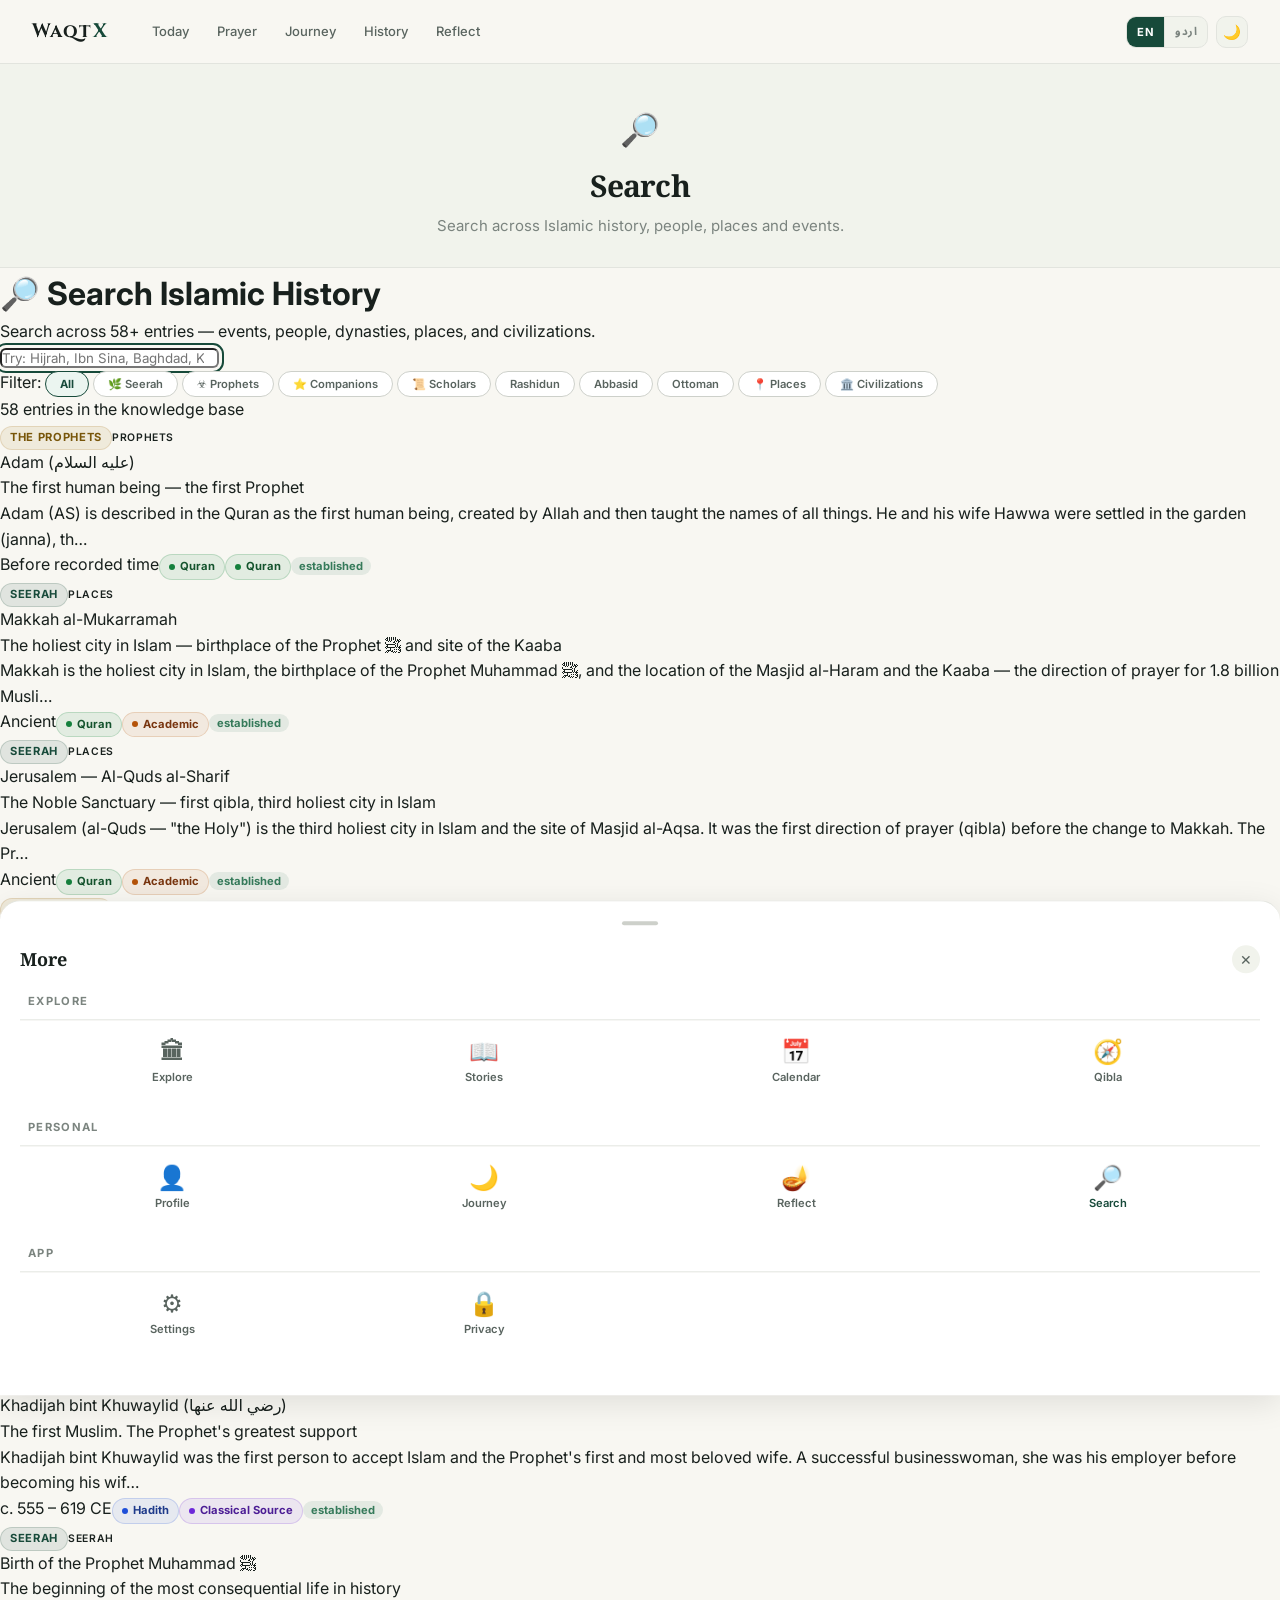
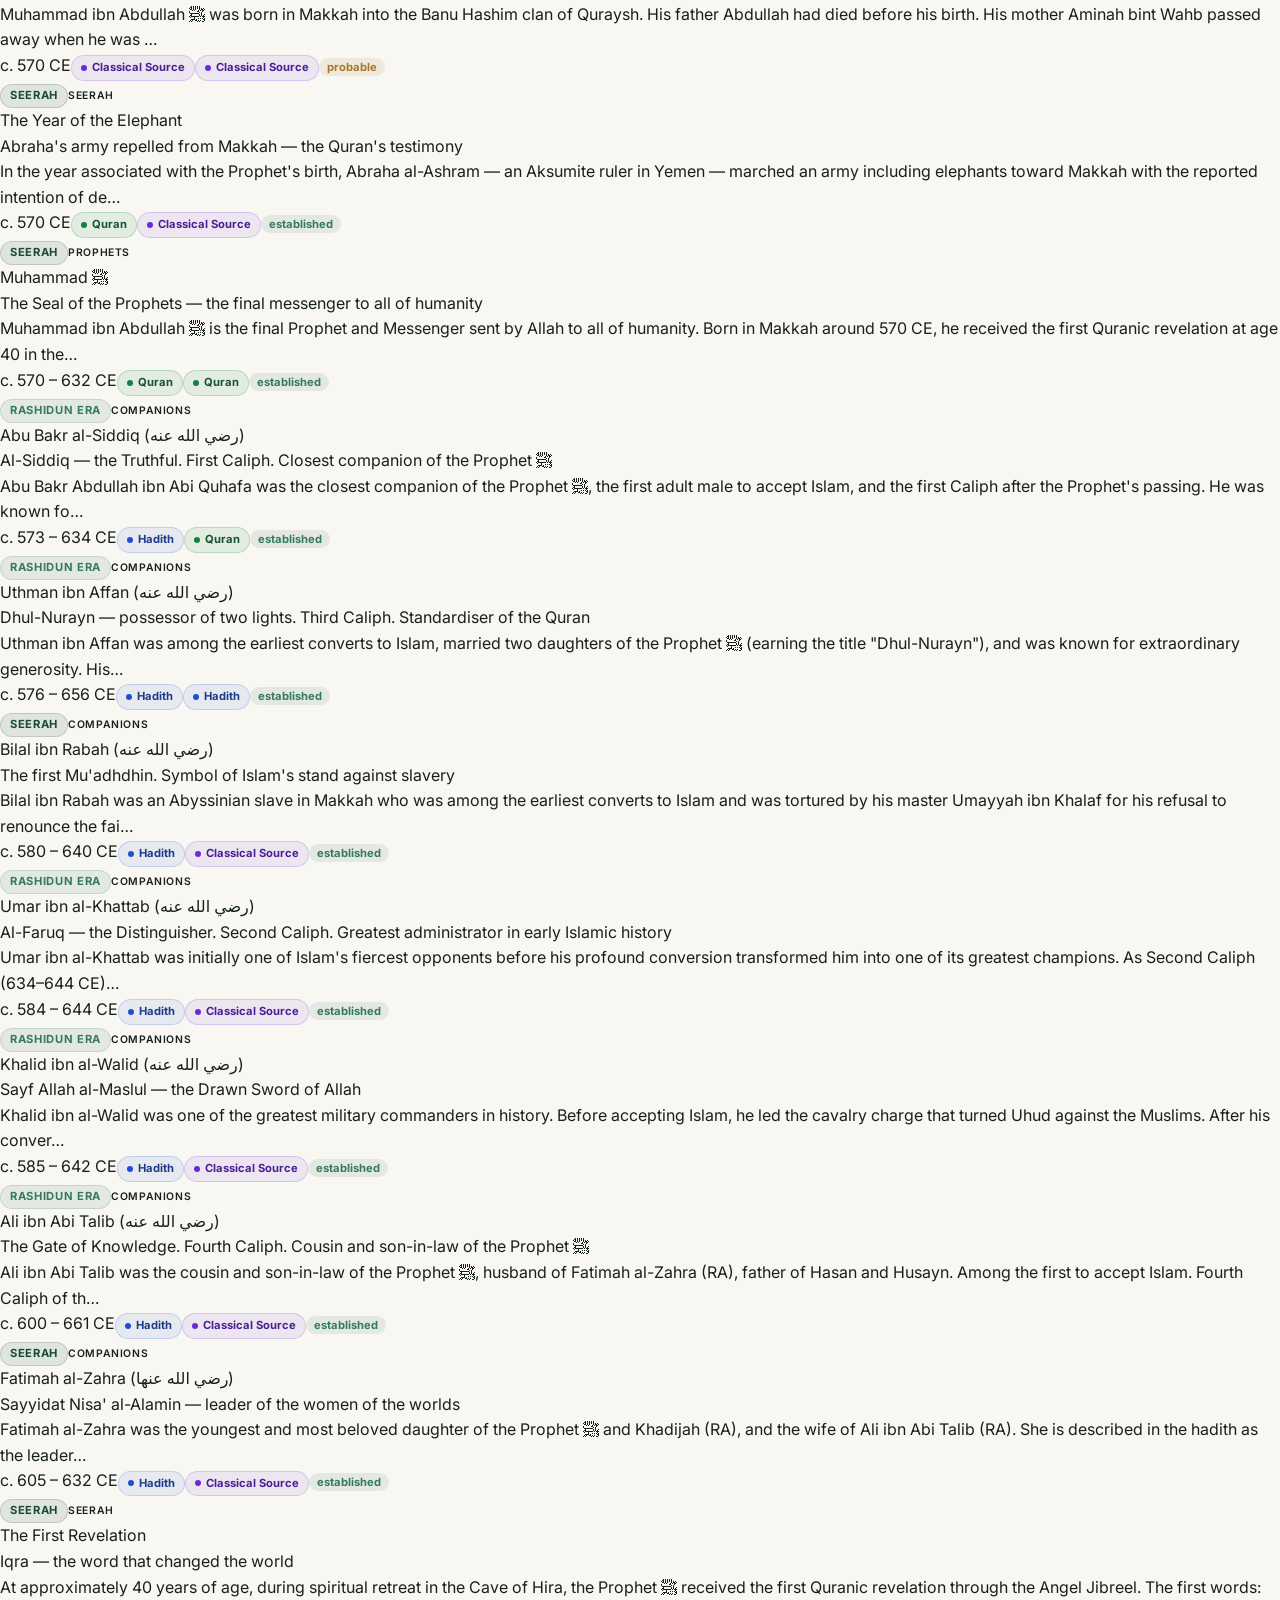
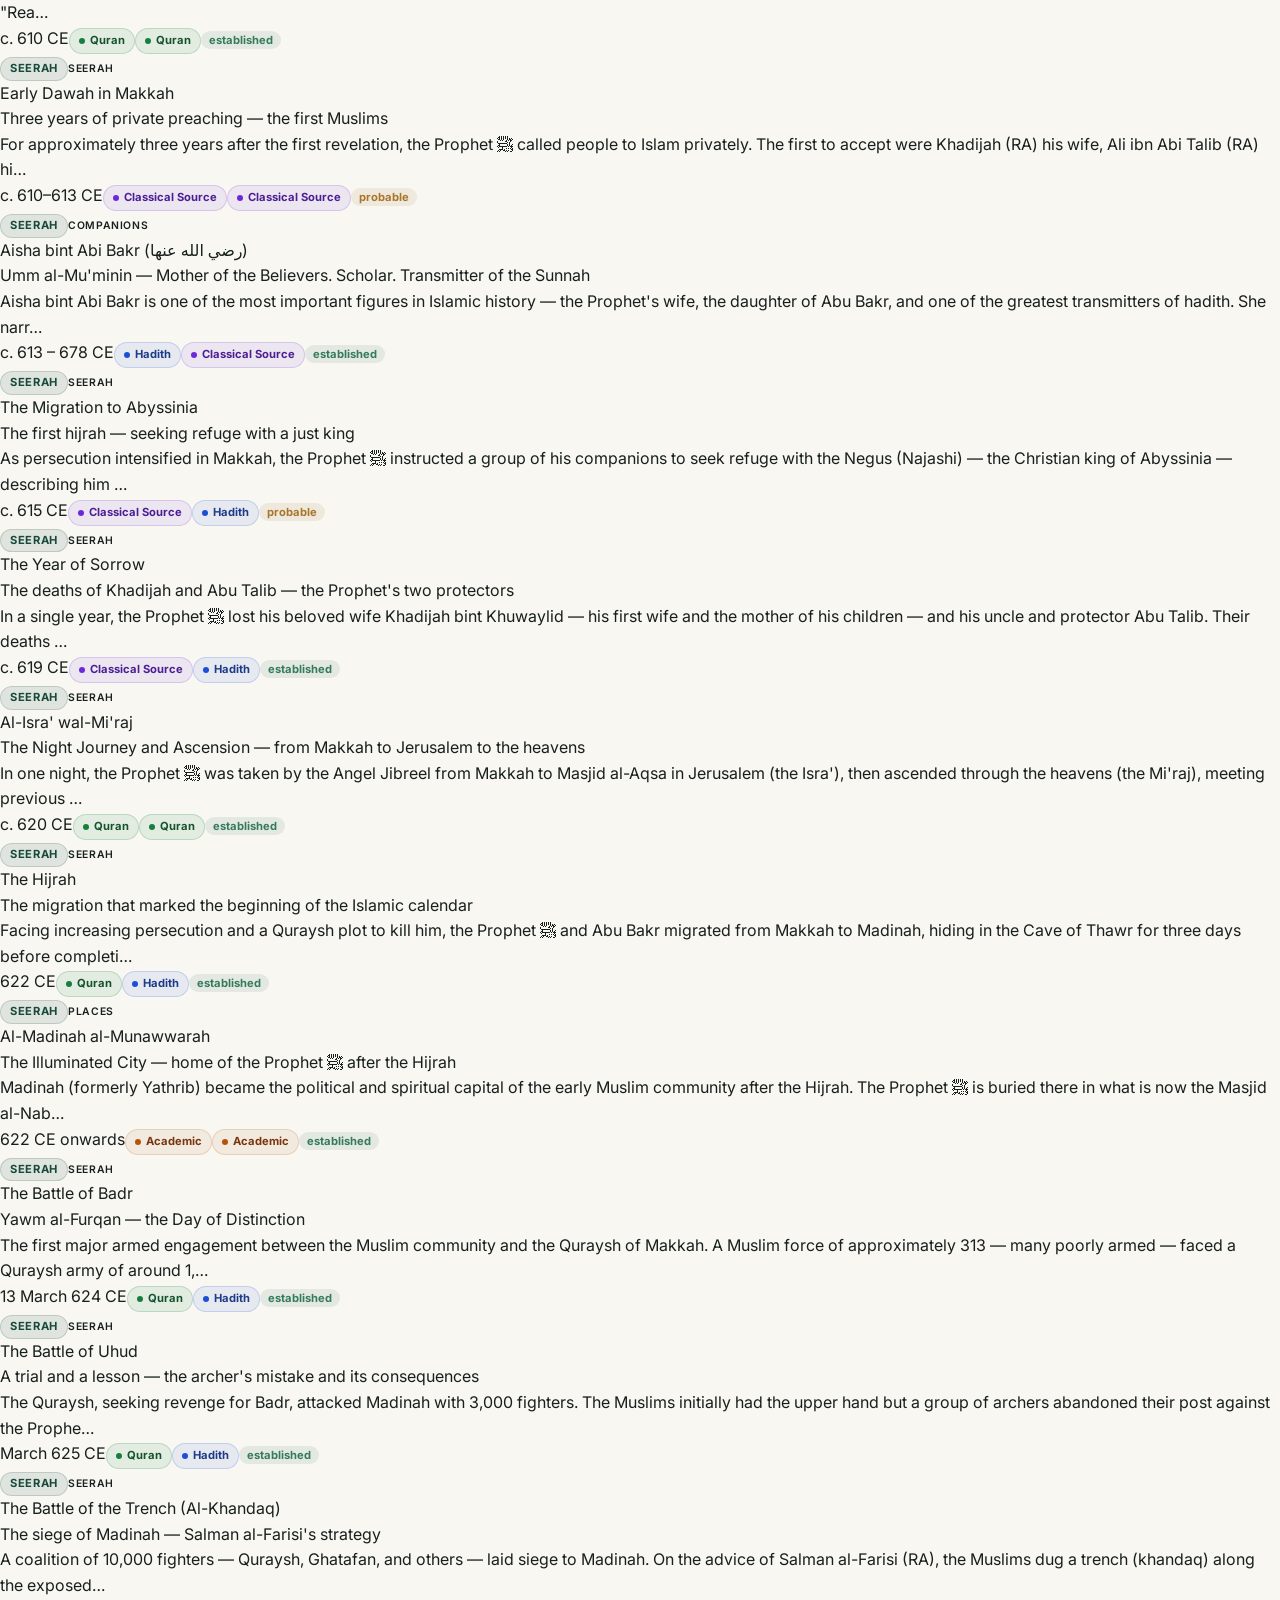
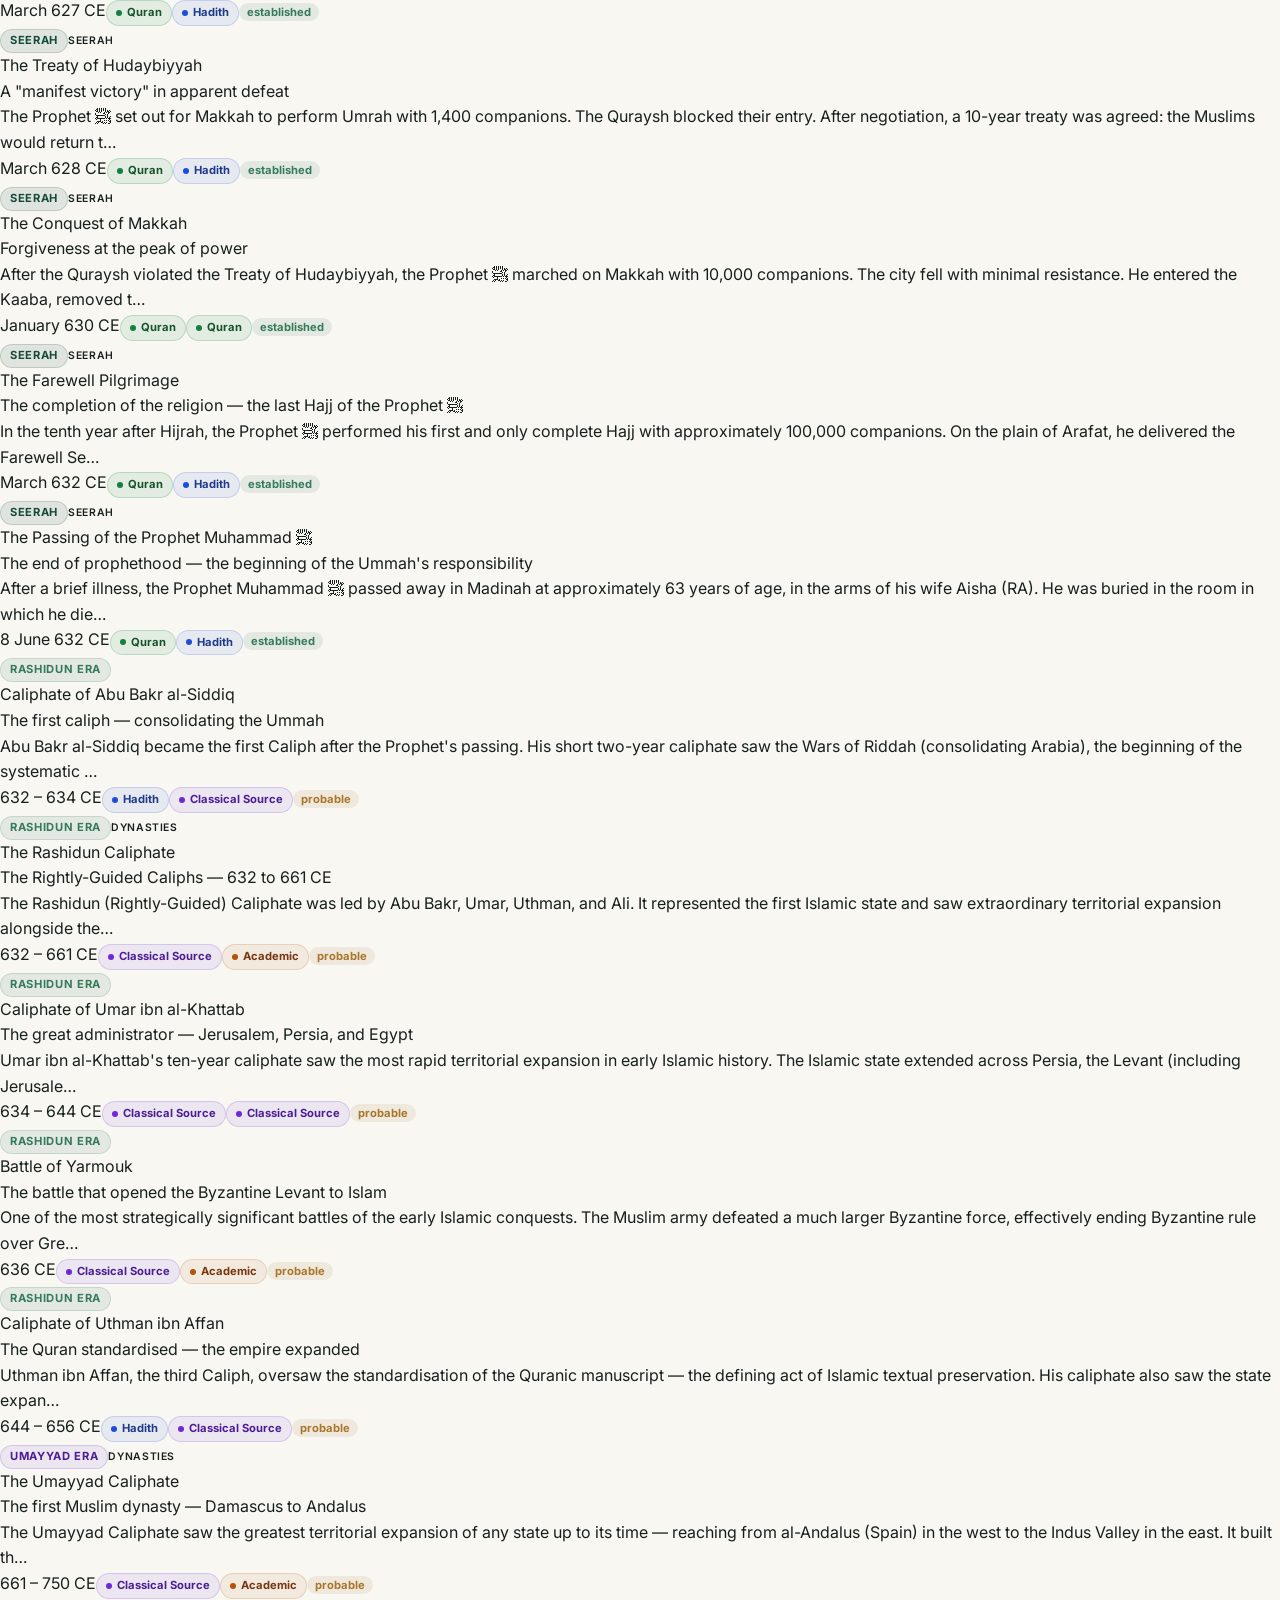
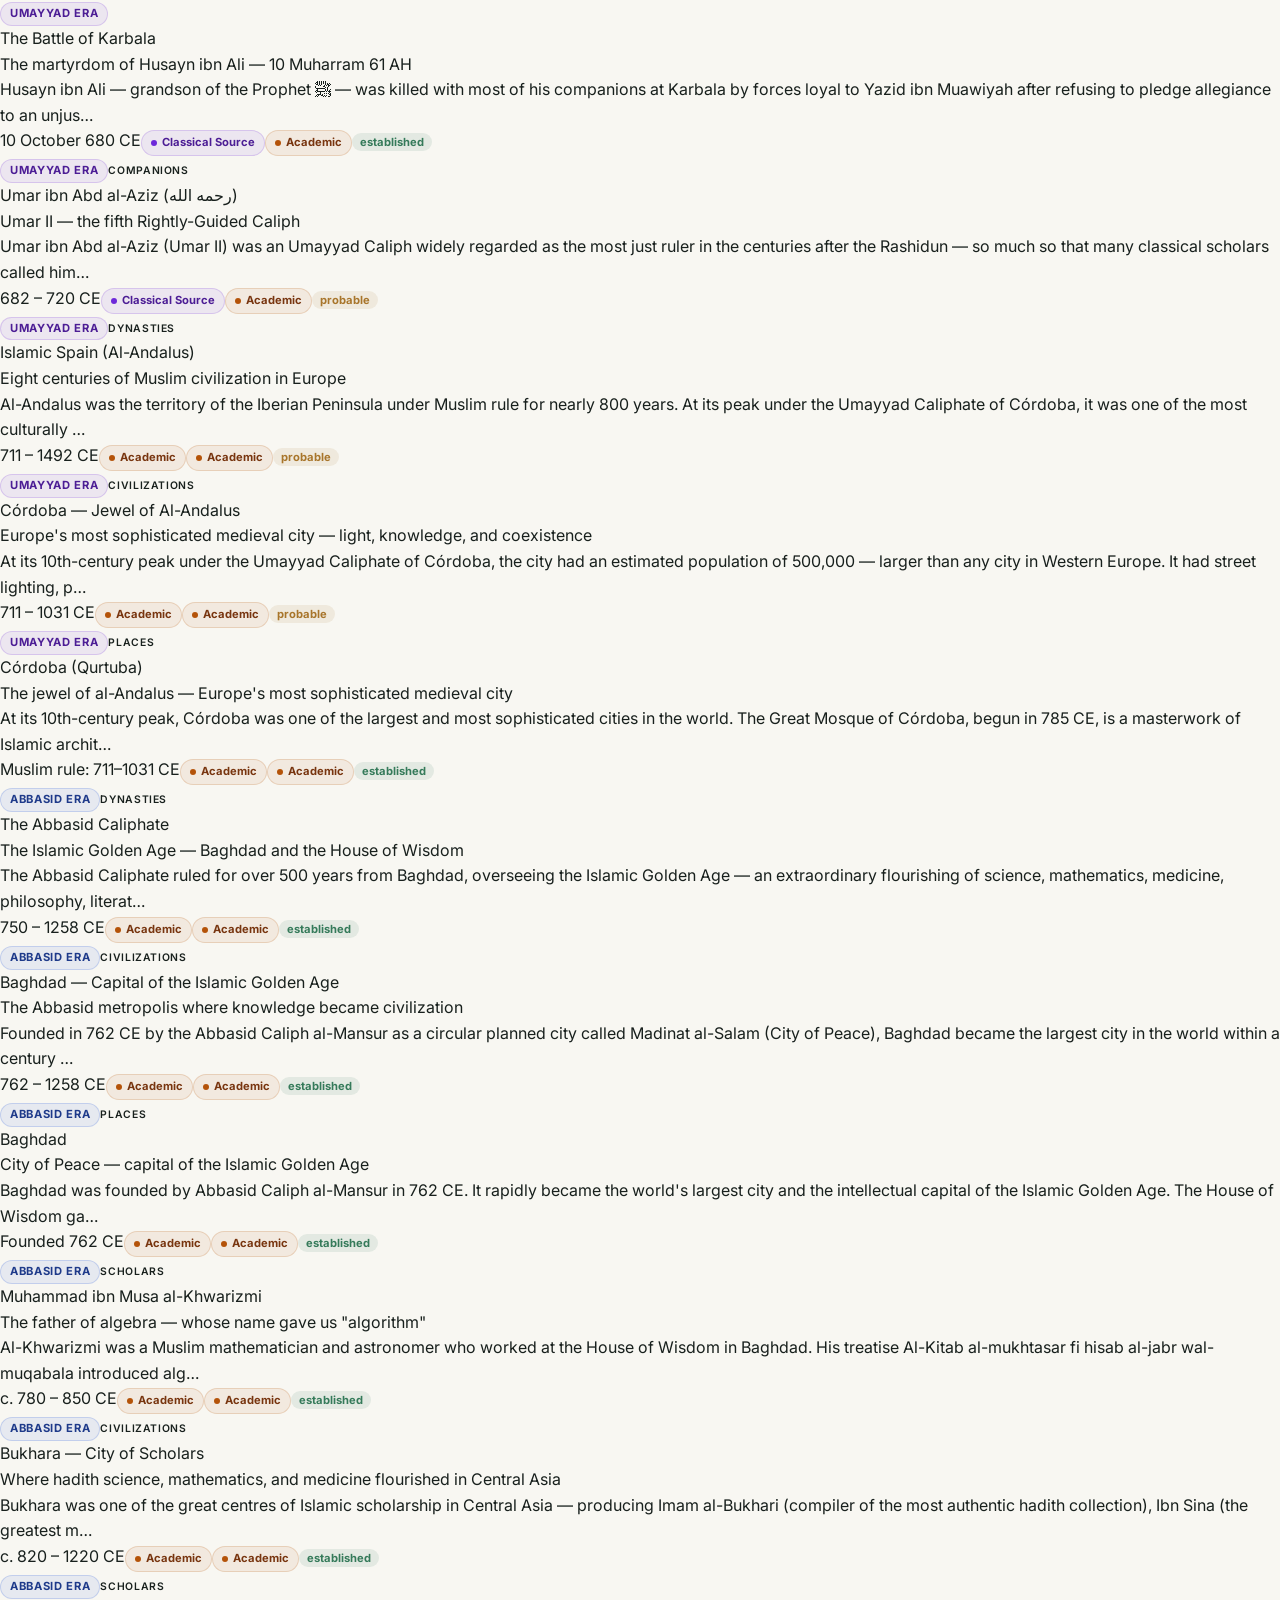
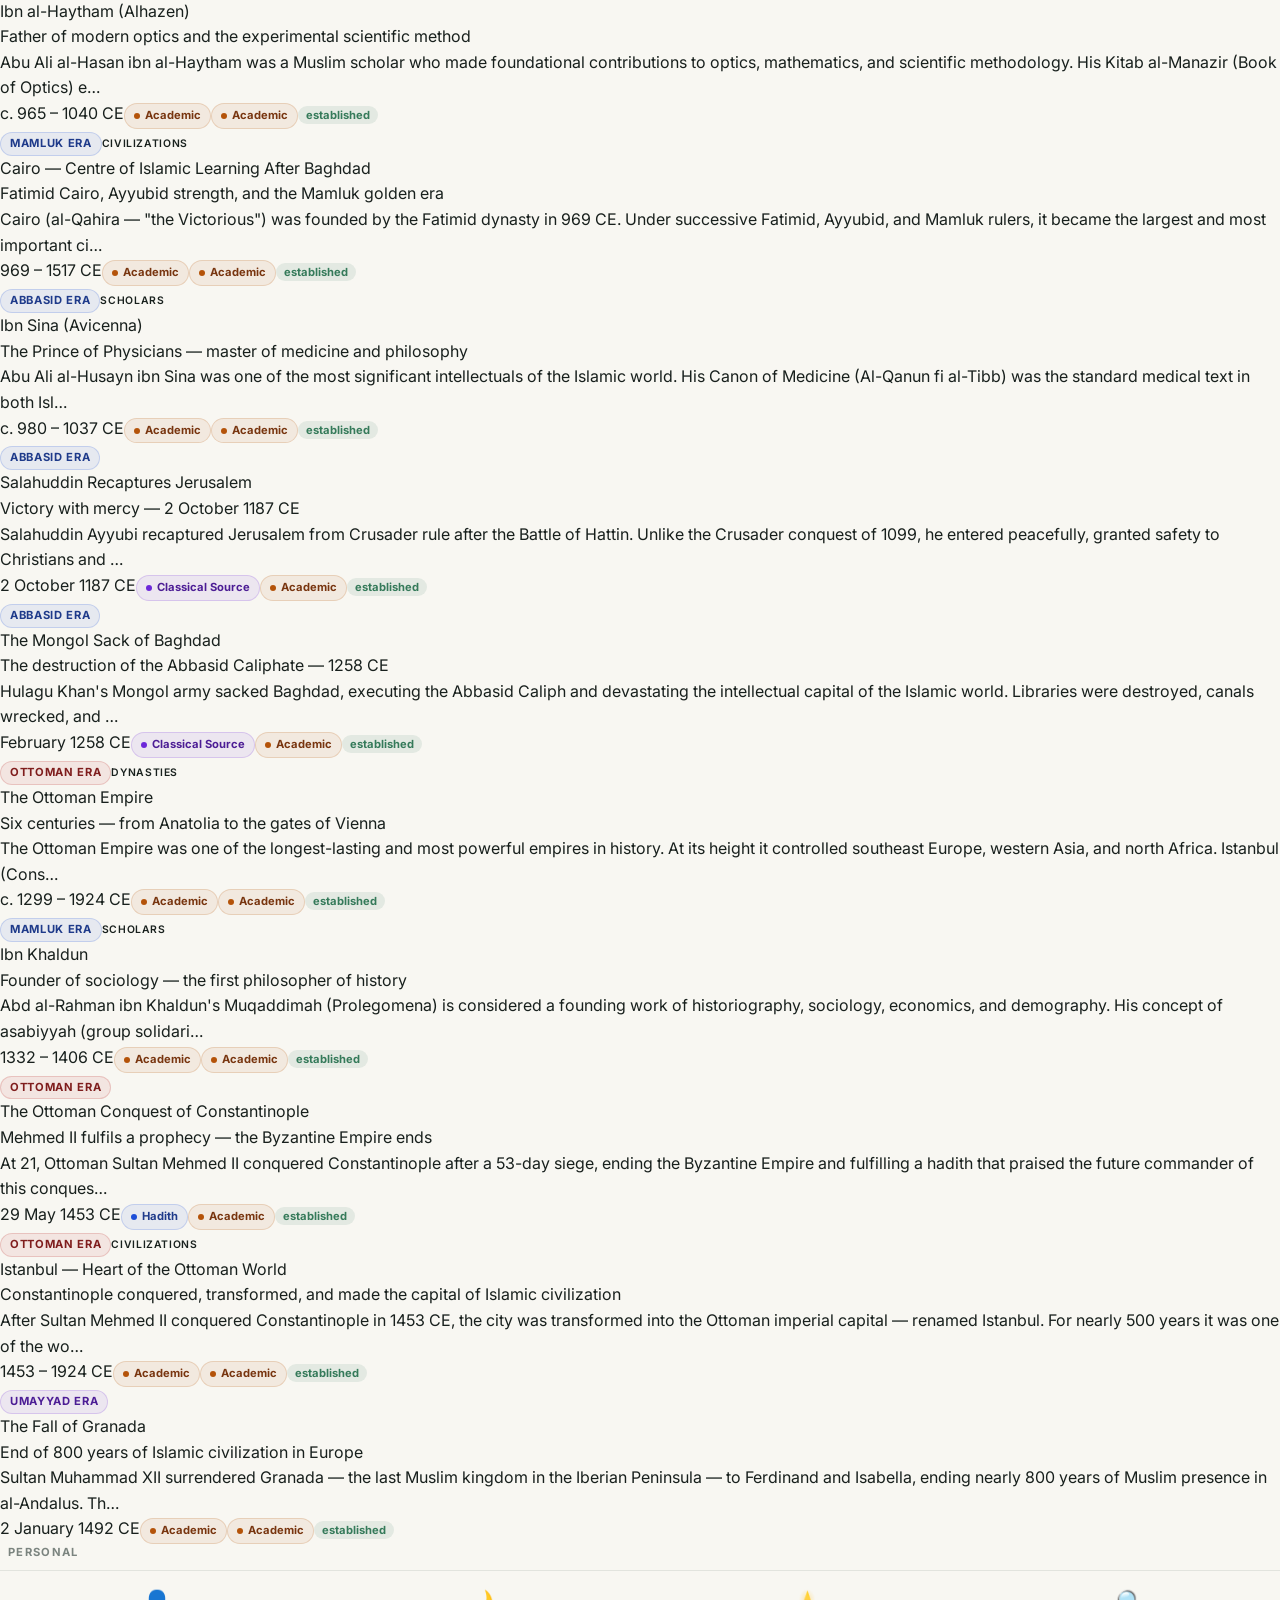
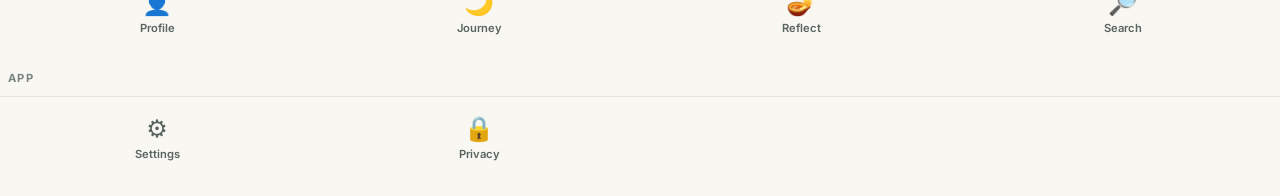
<file: search.html>
﻿<!DOCTYPE html>
<html lang="en">
<head>
  <meta charset="UTF-8"/>
  <meta name="viewport" content="width=device-width,initial-scale=1.0"/>
  <title>WaqtX — Search</title>
  <meta name="description" content="Search 80+ entries across Islamic history — events, people, dynasties, places, and civilizations. Every result sourced."/>
  <meta name="theme-color" content="#F8F7F2"/>
  <link rel="icon" type="image/svg+xml" href="favicon.svg"/>
  <link rel="manifest" href="manifest.json"/>
  <link rel="preconnect" href="https://fonts.googleapis.com"/>
  <link rel="preconnect" href="https://fonts.gstatic.com" crossorigin/>
  <link href="https://fonts.googleapis.com/css2?family=Noto+Serif:ital,wght@0,400;0,600;0,700;1,400&family=Noto+Sans+Arabic:wght@400;500;600;700&family=Noto+Nastaliq+Urdu:wght@400;700&family=Inter:wght@300;400;500;600;700;800&family=Amiri:wght@400;700&family=Cinzel:wght@600&display=swap" rel="stylesheet"/>
  <link rel="stylesheet" href="style.css"/>
  <script>
    (function(){var s='light';try{s=localStorage.getItem('waqtx_theme')||'light';}catch(e){}if(s&&s!=='light')document.documentElement.setAttribute('data-theme',s);var l='en';try{l=localStorage.getItem('waqtx_lang')||'en';}catch(e){}if(l&&l!=='en'){document.documentElement.setAttribute('lang',l);if(l==='ur'||l==='ar')document.documentElement.setAttribute('dir','rtl');}})();
  </script>
</head>
<body>
<nav class="navbar" id="navbar" role="navigation" aria-label="Main navigation">
  <div class="nav-inner">
    <a href="index.html" class="nav-logo" aria-label="WaqtX home"><span class="nav-logo-text">Waqt<span class="nav-logo-x">X</span></span></a>
    <div class="nav-links" role="list">
      <a href="index.html" class="nav-link">Today</a>
      <a href="prayers.html" class="nav-link">Prayer</a>
      <a href="journey.html" class="nav-link">Journey</a>
      <a href="explore.html" class="nav-link">History</a>
      <a href="reflection.html" class="nav-link">Reflect</a>
    </div>
    <div class="nav-actions">
      <div class="lang-toggle" role="group" aria-label="Language"><button class="lang-pill active" data-lang="en" aria-pressed="true">EN</button><button class="lang-pill" data-lang="ur" aria-pressed="false" style="font-family:'Noto Sans Arabic',sans-serif">&#x627;&#x631;&#x62F;&#x648;</button></div>
      <button id="btn-theme-toggle" class="btn-theme" aria-label="Switch theme"><span id="theme-icon">&#x1F319;</span></button>
      <span class="mode-badge ramadan-badge hidden" id="ramadan-badge" aria-live="polite">&#x1F319; Ramadan</span>
      <button class="hamburger" id="hamburger" aria-label="Open menu" aria-expanded="false" aria-controls="nav-drawer"><span></span><span></span><span></span></button>
    </div>
  </div>
</nav>
<div class="nav-drawer" id="nav-drawer" aria-hidden="true">
  <div class="nav-drawer-section"><div class="nav-drawer-label">Navigate</div><div class="nav-drawer-links">
      <a href="index.html" class="nav-link">Today</a>
      <a href="prayers.html" class="nav-link">Prayer</a>
      <a href="journey.html" class="nav-link">Journey</a>
      <a href="explore.html" class="nav-link">History</a>
      <a href="reflection.html" class="nav-link">Reflect</a>
  </div></div>
  <div class="nav-drawer-section"><div class="nav-drawer-label">More</div><div class="nav-drawer-links"><a href="calendar.html" class="nav-link">Calendar</a> <a href="stories.html" class="nav-link">Stories</a> <a href="qibla.html" class="nav-link">Qibla</a> <a href="profile.html" class="nav-link">Profile</a> <a href="settings.html" class="nav-link">Settings</a></div></div>
</div>
<div class="hidden" id="friday-banner" style="background:var(--gold-bg);border-bottom:1px solid var(--border);text-align:center;padding:8px 16px;font-size:var(--text-sm);color:var(--gold);font-weight:600;" role="status">&#x1F54C; Jumu'ah Mubarak</div>

<div class="page-wrap">
<div class="page-hero">
  <div class="page-hero-inner">
    <div class="page-hero-icon" aria-hidden="true">&#x1F50E;</div>
    <h1 class="page-hero-title">Search</h1>
    <p class="page-hero-sub">Search across Islamic history, people, places and events.</p>
  </div>
</div>




<!-- NAV -->
<!-- SEARCH HERO -->
<div class="search-hero" id="search-hero">
  <h1 class="search-hero-title">&#x1F50E; Search Islamic History</h1>
  <p class="search-hero-sub">Search across <span id="search-total-count">80+</span> entries — events, people, dynasties, places, and civilizations.</p>

  <div class="search-main-wrap">
    <input
      type="search"
      class="search-main-input"
      id="search-main-input"
      placeholder="Try: Hijrah, Ibn Sina, Baghdad, Karbala, Companion&#x2026;"
      aria-label="Search Islamic history"
      autocomplete="off"
      autofocus
    />
    <button class="search-clear-btn hidden" id="search-clear-btn" aria-label="Clear search">&#x2715;</button>
  </div>
</div>

<!-- SEARCH PAGE BODY -->
<div class="search-page" id="search-page">

  <!-- Filter bar -->
  <div class="search-filters-bar" id="search-filters-bar">
    <span class="search-filters-label">Filter:</span>
    <button class="filter-chip active" data-filter="all">All</button>
    <button class="filter-chip" data-filter="seerah">&#x1F33F; Seerah</button>
    <button class="filter-chip" data-filter="prophets">&#x2623;&#xFE0F; Prophets</button>
    <button class="filter-chip" data-filter="companions">&#x2B50; Companions</button>
    <button class="filter-chip" data-filter="scholars">&#x1F4DC; Scholars</button>
    <button class="filter-chip" data-filter="rashidun">Rashidun</button>
    <button class="filter-chip" data-filter="abbasid">Abbasid</button>
    <button class="filter-chip" data-filter="ottoman">Ottoman</button>
    <button class="filter-chip" data-filter="places">&#x1F4CD; Places</button>
    <button class="filter-chip" data-filter="civilizations">&#x1F3DB;&#xFE0F; Civilizations</button>
  </div>

  <!-- Results meta -->
  <div class="search-results-meta" id="search-meta" aria-live="polite"></div>

  <!-- Results -->
  <div class="search-results-grid" id="search-results" aria-live="polite"></div>

  <!-- Empty / suggestions -->
  <div class="search-empty hidden" id="search-empty">
    <div class="search-empty-icon" aria-hidden="true">&#x1F50D;</div>
    <div id="search-empty-msg">Start typing to search Islamic history</div>
    <div class="search-suggestions" id="search-suggestions">
      <button class="search-suggestion-chip" data-q="Hijrah">Hijrah</button>
      <button class="search-suggestion-chip" data-q="Ibn Sina">Ibn Sina</button>
      <button class="search-suggestion-chip" data-q="Baghdad">Baghdad</button>
      <button class="search-suggestion-chip" data-q="Karbala">Karbala</button>
      <button class="search-suggestion-chip" data-q="Abbasid">Abbasid</button>
      <button class="search-suggestion-chip" data-q="Salahuddin">Salahuddin</button>
      <button class="search-suggestion-chip" data-q="Quran">Quran</button>
      <button class="search-suggestion-chip" data-q="Companion">Companion</button>
      <button class="search-suggestion-chip" data-q="Cordoba">Córdoba</button>
      <button class="search-suggestion-chip" data-q="Musa">Prophet Musa</button>
    </div>
  </div>
</div>

<!-- DETAIL MODAL (reused from explore) -->
<div class="history-modal-overlay hidden" id="history-modal-overlay" role="dialog" aria-modal="true" aria-labelledby="modal-title">
  <div class="history-modal" id="history-modal">
    <div class="hm-header">
      <button class="hm-close" id="hm-close-btn" aria-label="Close">&#x2715;</button>
      <div class="hm-date-row" id="modal-date-row"></div>
      <h2 class="hm-modal-title" id="modal-title"></h2>
      <p class="hm-modal-subtitle" id="modal-subtitle"></p>
    </div>
    <div class="hm-body" id="modal-body"></div>
  </div>
</div>

<!-- BOTTOM NAV -->
<script src="js/core.js"></script>
<script src="js/history-data.js"></script>
<script src="js/search.js"></script>




  <div class="more-group">
    <div class="more-group-label">Personal</div>
    <div class="more-grid">
      <a href="profile.html"    class="more-item"><span class="more-item-icon" aria-hidden="true">&#x1F464;</span>Profile</a>
      <a href="journey.html"    class="more-item"><span class="more-item-icon" aria-hidden="true">&#x1F319;</span>Journey</a>
      <a href="reflection.html" class="more-item"><span class="more-item-icon" aria-hidden="true">&#x1FA94;</span>Reflect</a>
      <a href="search.html"     class="more-item"><span class="more-item-icon" aria-hidden="true">&#x1F50E;</span>Search</a>
    </div>
  </div>
  <div class="more-group">
    <div class="more-group-label">App</div>
    <div class="more-grid">
      <a href="settings.html"   class="more-item"><span class="more-item-icon" aria-hidden="true">&#x2699;&#xFE0F;</span>Settings</a>
      <a href="privacy.html"    class="more-item"><span class="more-item-icon" aria-hidden="true">&#x1F512;</span>Privacy</a>
    </div>
  </div>
</div>

</div><!-- /page-wrap -->
<nav class="bottom-nav" id="bottom-nav" aria-label="Mobile navigation">
  <a href="index.html" class="bnav-item"><span class="bnav-icon" aria-hidden="true">&#x2600;&#xFE0F;</span><span class="bnav-label">Today</span></a>
  <a href="prayers.html" class="bnav-item"><span class="bnav-icon" aria-hidden="true">&#x1F54C;</span><span class="bnav-label">Prayer</span></a>
  <a href="journey.html" class="bnav-item"><span class="bnav-icon" aria-hidden="true">&#x1F319;</span><span class="bnav-label">Journey</span></a>
  <a href="explore.html" class="bnav-item"><span class="bnav-icon" aria-hidden="true">&#x1F4DA;</span><span class="bnav-label">History</span></a>
  <button class="bnav-item" id="btn-more" aria-expanded="false" aria-controls="more-sheet"><span class="bnav-icon" aria-hidden="true">&#x22EF;</span><span class="bnav-label">More</span></button>
</nav>
<div class="more-overlay" id="more-overlay" aria-hidden="true"></div>
<div class="more-sheet" id="more-sheet" role="dialog" aria-modal="true" aria-label="More navigation" aria-hidden="true">
  <div class="more-sheet-handle" aria-hidden="true"></div>
  <div class="more-sheet-header"><span>More</span><button class="more-close" id="more-close" aria-label="Close">&#x2715;</button></div>
  <div class="more-group"><div class="more-group-label">Explore</div><div class="more-grid"><a href="explore.html" class="more-item"><span class="more-item-icon">&#x1F3DB;</span>Explore</a><a href="stories.html" class="more-item"><span class="more-item-icon">&#x1F4D6;</span>Stories</a><a href="calendar.html" class="more-item"><span class="more-item-icon">&#x1F4C5;</span>Calendar</a><a href="qibla.html" class="more-item"><span class="more-item-icon">&#x1F9ED;</span>Qibla</a></div></div>
  <div class="more-group"><div class="more-group-label">Personal</div><div class="more-grid"><a href="profile.html" class="more-item"><span class="more-item-icon">&#x1F464;</span>Profile</a><a href="journey.html" class="more-item"><span class="more-item-icon">&#x1F319;</span>Journey</a><a href="reflection.html" class="more-item"><span class="more-item-icon">&#x1FA94;</span>Reflect</a><a href="search.html" class="more-item"><span class="more-item-icon">&#x1F50E;</span>Search</a></div></div>
  <div class="more-group"><div class="more-group-label">App</div><div class="more-grid"><a href="settings.html" class="more-item"><span class="more-item-icon">&#x2699;</span>Settings</a><a href="privacy.html" class="more-item"><span class="more-item-icon">&#x1F512;</span>Privacy</a></div></div>
</div>
<div class="toast" id="toast" role="status" aria-live="polite"></div>
</body>
</html>
</file>
<file: style.css>
/* ═══════════════════════════════════════════════════════════
   WaqtX — Design System V3
   Your Time. Your Faith. Your History.

   PHASE 1 — Design Foundation
   Blueprint: Islamic geometry · editorial · calm productivity
   ═══════════════════════════════════════════════════════════ */

/* ─────────────────────────────────────────
   1. DESIGN TOKENS — LIGHT (default)
   Background: slightly warm, not pure white
   Primary: deep forest green (Islamic)
   Gold: warm, muted — history accent
   ───────────────────────────────────────── */
:root {
  /* Backgrounds */
  --bg:          #F8F7F2;  /* warm off-white — primary */
  --surface:     #FFFFFF;  /* card / panel surface */
  --surface-alt: #F1F3EC;  /* alternate surface */
  --surface-raised: #FFFFFF;
  --bg-hero:     #174A3A;  /* deep green — hero always dark */

  /* Primary — deep forest green */
  --primary:       #174A3A;
  --primary-hover: #0F392C;
  --primary-light: #EBF5F0;
  --primary-mid:   rgba(23,74,58,0.12);

  /* Gold — history / important moments */
  --gold:      #B08A3E;
  --gold-soft: #D8C28A;
  --gold-bg:   #FBF5E7;

  /* Text */
  --text:       #18201D;
  --text-2:     #59645F;
  --text-3:     #7B847F;
  --text-inv:   #F2F4EF;   /* text on dark bg */

  /* Border */
  --border:     #E2E4DE;
  --border-2:   #CDD0CA;
  --border-focus: #174A3A;

  /* Semantic */
  --success:  #357A5A;
  --warning:  #A8752B;
  --danger:   #A84A4A;

  /* Evidence badges */
  --ev-quran:     #15803D;
  --ev-hadith:    #1D4ED8;
  --ev-classical: #6D28D9;
  --ev-academic:  #B45309;
  --ev-disputed:  #B91C1C;

  /* Radii */
  --r-sm:  6px;
  --r-md:  10px;
  --r-lg:  14px;
  --r-xl:  20px;
  --r-pill: 999px;

  /* Shadows */
  --shadow-xs:  0 1px 3px rgba(0,0,0,0.07);
  --shadow-sm:  0 2px 8px rgba(0,0,0,0.08);
  --shadow-md:  0 4px 16px rgba(0,0,0,0.09);
  --shadow-lg:  0 8px 32px rgba(0,0,0,0.10);

  /* Spacing — 4px base */
  --sp-1:  4px;  --sp-2:  8px;  --sp-3: 12px;  --sp-4: 16px;
  --sp-5: 20px;  --sp-6: 24px;  --sp-7: 28px;  --sp-8: 32px;
  --sp-9: 40px; --sp-10: 48px; --sp-11: 56px; --sp-12: 64px;

  /* Typography */
  --font-ui:       'Inter', 'Noto Sans', system-ui, sans-serif;
  --font-heading:  'Noto Serif', 'Georgia', serif;
  --font-arabic:   'Amiri', 'Noto Naskh Arabic', serif;
  --font-ur-ui:    'Noto Sans Arabic', 'Noto Nastaliq Urdu', sans-serif;
  --font-ur-prose: 'Noto Nastaliq Urdu', 'Amiri', serif;
  --font-logo:     'Cinzel', serif;

  /* Type scale */
  --text-xs:   0.70rem;   /* 11px */
  --text-sm:   0.813rem;  /* 13px */
  --text-base: 0.938rem;  /* 15px */
  --text-md:   1rem;      /* 16px */
  --text-lg:   1.125rem;  /* 18px */
  --text-xl:   1.25rem;   /* 20px */
  --text-2xl:  1.5rem;    /* 24px */
  --text-3xl:  1.875rem;  /* 30px */
  --text-4xl:  2.25rem;   /* 36px */
  --text-5xl:  3rem;      /* 48px */

  /* Line heights */
  --leading-tight:  1.25;
  --leading-snug:   1.4;
  --leading-normal: 1.6;
  --leading-relaxed: 1.75;

  /* Nav */
  --nav-h:      60px;
  --nav-bg:     rgba(248,247,242,0.96);
  --nav-border: #E2E4DE;

  /* Bottom nav */
  --bnav-h:     60px;

  /* Modal */
  --overlay: rgba(24,32,29,0.65);

  /* Transition */
  --ease: 0.18s ease;
  --ease-md: 0.26s ease;
}

/* ─────────────────────────────────────────
   2. DARK THEME
   Mood: quiet night · manuscript warmth
   Not an inversion — a crafted palette
   ───────────────────────────────────────── */
[data-theme="dark"] {
  --bg:          #0D1512;
  --surface:     #14201B;
  --surface-alt: #1A2922;
  --surface-raised: #1F312A;
  --bg-hero:     #0A1310;

  --primary:       #6FB39A;
  --primary-hover: #8AC9AF;
  --primary-light: rgba(111,179,154,0.12);
  --primary-mid:   rgba(111,179,154,0.18);

  --gold:      #D2B56A;
  --gold-soft: #8C7542;
  --gold-bg:   rgba(210,181,106,0.10);

  --text:    #F2F4EF;
  --text-2:  #B8C1BB;
  --text-3:  #84918A;
  --text-inv: #18201D;

  --border:   #29372F;
  --border-2: #354740;
  --border-focus: #6FB39A;

  --success: #5BA882;
  --warning: #D4A850;
  --danger:  #D47070;

  --shadow-xs:  0 1px 3px rgba(0,0,0,0.30);
  --shadow-sm:  0 2px 8px rgba(0,0,0,0.35);
  --shadow-md:  0 4px 16px rgba(0,0,0,0.40);
  --shadow-lg:  0 8px 32px rgba(0,0,0,0.45);

  --nav-bg:     rgba(13,21,18,0.96);
  --nav-border: #29372F;
  --overlay:    rgba(0,0,0,0.75);
}

/* ─────────────────────────────────────────
   3. RESET + BASE
   ───────────────────────────────────────── */
*, *::before, *::after { box-sizing: border-box; margin: 0; padding: 0; }

html {
  scroll-behavior: smooth;
  font-size: 16px;
  -webkit-text-size-adjust: 100%;
}

body {
  font-family: var(--font-ui);
  background: var(--bg);
  color: var(--text);
  line-height: var(--leading-normal);
  overflow-x: hidden;
  /* Space for fixed bottom nav */
  padding-bottom: calc(var(--bnav-h) + env(safe-area-inset-bottom, 0px));
  -webkit-font-smoothing: antialiased;
  -moz-osx-font-smoothing: grayscale;
}

/* Urdu: different fonts for UI vs prose */
html[lang="ur"] body           { font-family: var(--font-ur-ui); }
html[lang="ur"] .prose-ur      { font-family: var(--font-ur-prose); line-height: 2.2; }
html[lang="ur"] h1,
html[lang="ur"] h2,
html[lang="ur"] h3             { font-family: var(--font-ur-prose); }

a  { color: inherit; text-decoration: none; }
button { cursor: pointer; border: none; background: none; font-family: inherit; color: inherit; }
input, select, textarea { font-family: inherit; color: inherit; }
img, svg { max-width: 100%; display: block; }
ul, ol { list-style: none; }

/* ─────────────────────────────────────────
   4. ACCESSIBILITY
   ───────────────────────────────────────── */
:focus-visible {
  outline: 2px solid var(--border-focus);
  outline-offset: 3px;
  border-radius: var(--r-sm);
}

/* Reduce motion */
@media (prefers-reduced-motion: reduce) {
  *, *::before, *::after { animation-duration: 0.01ms !important; transition-duration: 0.01ms !important; }
}

.sr-only {
  position: absolute; width: 1px; height: 1px;
  padding: 0; margin: -1px; overflow: hidden;
  clip: rect(0,0,0,0); white-space: nowrap; border: 0;
}

/* ─────────────────────────────────────────
   5. SCROLLBAR
   ───────────────────────────────────────── */
::-webkit-scrollbar { width: 5px; height: 5px; }
::-webkit-scrollbar-track { background: transparent; }
::-webkit-scrollbar-thumb { background: var(--border-2); border-radius: var(--r-pill); }
::-webkit-scrollbar-thumb:hover { background: var(--primary); }
::selection { background: var(--primary-light); color: var(--text); }

/* ─────────────────────────────────────────
   6. UTILITY
   ───────────────────────────────────────── */
.hidden { display: none !important; }
.invisible { visibility: hidden; }

/* ─────────────────────────────────────────
   7. SKELETON LOADING
   ───────────────────────────────────────── */
.skeleton {
  background: linear-gradient(90deg, var(--surface-alt) 25%, var(--border) 50%, var(--surface-alt) 75%);
  background-size: 200% 100%;
  animation: skeleton-shimmer 1.5s infinite;
  border-radius: var(--r-sm);
  color: transparent !important;
  pointer-events: none;
  user-select: none;
}
/* Legacy aliases */
.skeleton-val, .skeleton-sm, .skeleton-md, .skeleton-lg, .skeleton-xl, .skeleton-num {
  background: linear-gradient(90deg, var(--surface-alt) 25%, var(--border) 50%, var(--surface-alt) 75%);
  background-size: 200% 100%;
  animation: skeleton-shimmer 1.5s infinite;
  border-radius: 4px;
  color: transparent !important;
  display: inline-block;
  min-height: 1em;
}
.skeleton-sm  { min-width: 48px; }
.skeleton-md  { min-width: 80px; }
.skeleton-lg  { min-width: 120px; }
.skeleton-xl  { min-width: 180px; }
.skeleton-num { min-width: 56px; }
@keyframes skeleton-shimmer {
  0%   { background-position:  200% 0; }
  100% { background-position: -200% 0; }
}

/* ─────────────────────────────────────────
   8. LAYOUT PRIMITIVES
   ───────────────────────────────────────── */
.page-wrap {
  min-height: 100vh;
  padding-top: var(--nav-h);
}

.container {
  width: 100%;
  max-width: 720px;
  margin: 0 auto;
  padding: 0 var(--sp-4);
}
.container-wide  { max-width: 1100px; margin: 0 auto; padding: 0 var(--sp-5); }
.container-full  { padding: 0 var(--sp-4); }

/* Sections */
.section {
  padding: var(--sp-10) 0;
}
.section-sm { padding: var(--sp-7) 0; }
.section-lg { padding: var(--sp-12) 0; }

.section-alt { background: var(--surface-alt); }

/* Section heading */
.section-label {
  font-family: var(--font-ui);
  font-size: var(--text-xs);
  font-weight: 700;
  letter-spacing: 0.14em;
  text-transform: uppercase;
  color: var(--primary);
  opacity: 0.8;
  margin-bottom: var(--sp-3);
}
[data-theme="dark"] .section-label { color: var(--primary); opacity: 0.9; }

.section-title {
  font-family: var(--font-heading);
  font-size: var(--text-2xl);
  font-weight: 700;
  color: var(--text);
  letter-spacing: -0.02em;
  line-height: var(--leading-tight);
  margin-bottom: var(--sp-2);
}

.section-sub {
  font-size: var(--text-base);
  color: var(--text-3);
  line-height: var(--leading-relaxed);
  margin-bottom: var(--sp-8);
}

/* Divider */
.divider {
  height: 1px;
  background: var(--border);
  margin: var(--sp-7) 0;
}

/* ─────────────────────────────────────────
   9. NAVIGATION — Desktop
   Blueprint: minimal 5-item flat nav
   ───────────────────────────────────────── */
.navbar {
  position: fixed;
  top: 0; left: 0; right: 0;
  height: var(--nav-h);
  background: var(--nav-bg);
  border-bottom: 1px solid var(--nav-border);
  backdrop-filter: blur(12px);
  -webkit-backdrop-filter: blur(12px);
  z-index: 900;
}
.navbar.scrolled { box-shadow: var(--shadow-sm); }

.nav-inner {
  height: 100%;
  max-width: 1280px;
  margin: 0 auto;
  padding: 0 var(--sp-6);
  display: flex;
  align-items: center;
  gap: var(--sp-6);
}

/* Logo */
.nav-logo { display: flex; align-items: center; flex-shrink: 0; }
.nav-logo-text {
  font-family: var(--font-logo);
  font-size: 1.2rem;
  font-weight: 700;
  color: var(--text);
  letter-spacing: 0.06em;
}
.nav-logo-x { color: var(--primary); }

/* Primary links */
.nav-links {
  display: flex;
  align-items: center;
  gap: var(--sp-1);
  flex: 1;
}
.nav-link {
  padding: 6px 12px;
  border-radius: var(--r-md);
  font-size: var(--text-sm);
  font-weight: 500;
  color: var(--text-2);
  transition: color var(--ease), background var(--ease);
  white-space: nowrap;
}
.nav-link:hover { color: var(--text); background: var(--surface-alt); }
.nav-link.active {
  color: var(--primary);
  background: var(--primary-light);
  font-weight: 600;
}
[data-theme="dark"] .nav-link:hover    { background: var(--surface-alt); }
[data-theme="dark"] .nav-link.active   { background: var(--primary-light); }

/* More button */
.nav-more-btn {
  padding: 6px 12px;
  border-radius: var(--r-md);
  font-size: var(--text-sm);
  font-weight: 500;
  color: var(--text-2);
  transition: color var(--ease), background var(--ease);
  display: flex;
  align-items: center;
  gap: 5px;
}
.nav-more-btn:hover { color: var(--text); background: var(--surface-alt); }
.nav-more-btn svg { flex-shrink: 0; }

/* Nav actions */
.nav-actions {
  display: flex;
  align-items: center;
  gap: var(--sp-2);
  flex-shrink: 0;
}

/* Language toggle: EN | اردو */
.lang-toggle {
  display: flex;
  align-items: center;
  background: var(--surface-alt);
  border: 1px solid var(--border);
  border-radius: var(--r-md);
  overflow: hidden;
  height: 32px;
}
.lang-pill {
  height: 100%;
  padding: 0 10px;
  font-size: var(--text-xs);
  font-weight: 700;
  color: var(--text-3);
  cursor: pointer;
  transition: color var(--ease), background var(--ease);
  border: none;
  background: none;
  font-family: var(--font-ui);
  white-space: nowrap;
  letter-spacing: 0.04em;
}
.lang-pill:first-child { border-right: 1px solid var(--border); }
.lang-pill:hover { color: var(--text); background: var(--border); }
.lang-pill.active {
  background: var(--primary);
  color: #fff;
  font-weight: 700;
}
html[lang="ur"] .lang-pill[data-lang="ur"] { font-family: var(--font-ur-ui); font-size: 0.75rem; }

/* Theme toggle */
.btn-theme {
  width: 32px; height: 32px;
  border-radius: var(--r-md);
  border: 1px solid var(--border);
  background: var(--surface-alt);
  font-size: 0.9rem;
  display: flex;
  align-items: center;
  justify-content: center;
  transition: border-color var(--ease), background var(--ease);
  color: var(--text-2);
}
.btn-theme:hover { border-color: var(--primary); background: var(--primary-light); }
/* Legacy id */
#btn-theme-toggle { width: 32px; height: 32px; border-radius: var(--r-md); border: 1px solid var(--border); background: var(--surface-alt); font-size: 0.9rem; display: flex; align-items: center; justify-content: center; transition: border-color var(--ease), background var(--ease); }
#btn-theme-toggle:hover { border-color: var(--primary); background: var(--primary-light); }

/* Install button */
.btn-install-app {
  height: 32px;
  padding: 0 12px;
  border-radius: var(--r-md);
  border: 1px solid var(--border);
  background: var(--surface-alt);
  font-size: var(--text-xs);
  font-weight: 700;
  color: var(--text-2);
  display: flex;
  align-items: center;
  gap: 5px;
  transition: all var(--ease);
}
.btn-install-app:hover { border-color: var(--primary); color: var(--primary); }

/* Hamburger */
.hamburger {
  display: none;
  flex-direction: column;
  justify-content: center;
  gap: 5px;
  width: 32px; height: 32px;
  border-radius: var(--r-sm);
  transition: background var(--ease);
}
.hamburger:hover { background: var(--surface-alt); }
.hamburger span {
  display: block; height: 1.5px; width: 18px;
  background: var(--text-2); border-radius: 2px;
  transition: transform var(--ease), opacity var(--ease);
}
.hamburger.open span:nth-child(1) { transform: translateY(6.5px) rotate(45deg); }
.hamburger.open span:nth-child(2) { opacity: 0; }
.hamburger.open span:nth-child(3) { transform: translateY(-6.5px) rotate(-45deg); }

/* Ramadan badge */
.mode-badge {
  font-size: var(--text-xs);
  font-weight: 700;
  padding: 3px 10px;
  border-radius: var(--r-pill);
  background: var(--gold-bg);
  border: 1px solid var(--border);
  color: var(--gold);
}

/* ─────────────────────────────────────────
   10. MOBILE BOTTOM NAVIGATION
   Blueprint: 5 items, clean, large touch
   ───────────────────────────────────────── */
.bottom-nav {
  position: fixed;
  bottom: 0; left: 0; right: 0;
  height: calc(var(--bnav-h) + env(safe-area-inset-bottom, 0px));
  background: var(--nav-bg);
  border-top: 1px solid var(--nav-border);
  backdrop-filter: blur(12px);
  -webkit-backdrop-filter: blur(12px);
  display: flex;
  align-items: flex-start;
  padding-top: 6px;
  padding-bottom: env(safe-area-inset-bottom, 0px);
  z-index: 900;
}
.bnav-item {
  flex: 1;
  display: flex;
  flex-direction: column;
  align-items: center;
  gap: 2px;
  padding: 6px 4px;
  min-height: 44px;
  cursor: pointer;
  border: none;
  background: none;
  font-family: var(--font-ui);
  text-decoration: none;
  color: var(--text-3);
  transition: color var(--ease);
  -webkit-tap-highlight-color: transparent;
}
.bnav-item:hover, .bnav-item.active { color: var(--primary); }
.bnav-icon { font-size: 1.25rem; line-height: 1; }
.bnav-label {
  font-size: 0.625rem;
  font-weight: 600;
  letter-spacing: 0.02em;
  text-transform: uppercase;
}
.bnav-item.active .bnav-icon { position: relative; }
.bnav-item.active .bnav-icon::after {
  content: '';
  position: absolute;
  bottom: -3px; left: 50%;
  transform: translateX(-50%);
  width: 4px; height: 4px;
  border-radius: 50%;
  background: var(--primary);
}

/* ─────────────────────────────────────────
   11. MORE BOTTOM SHEET
   Blueprint: grouped links, named sections
   ───────────────────────────────────────── */
.more-overlay {
  position: fixed; inset: 0;
  background: var(--overlay);
  z-index: 1000;
  opacity: 0; pointer-events: none;
  transition: opacity var(--ease-md);
}
.more-overlay.open { opacity: 1; pointer-events: all; }

.more-sheet {
  position: fixed;
  bottom: 0; left: 0; right: 0;
  background: var(--surface);
  border-radius: var(--r-xl) var(--r-xl) 0 0;
  border-top: 1px solid var(--border);
  z-index: 1001;
  padding: var(--sp-5) var(--sp-5) calc(var(--sp-6) + env(safe-area-inset-bottom, 0px));
  transform: translateY(100%);
  transition: transform var(--ease-md);
  box-shadow: var(--shadow-lg);
  max-height: 80vh;
  overflow-y: auto;
}
.more-sheet.open { transform: translateY(0); }

.more-sheet-handle {
  width: 36px; height: 4px;
  background: var(--border-2);
  border-radius: var(--r-pill);
  margin: 0 auto var(--sp-5);
}

.more-sheet-header {
  font-family: var(--font-heading);
  font-size: var(--text-lg);
  font-weight: 700;
  color: var(--text);
  margin-bottom: var(--sp-5);
  display: flex;
  align-items: center;
  justify-content: space-between;
}

.more-close {
  width: 28px; height: 28px;
  border-radius: var(--r-pill);
  background: var(--surface-alt);
  display: flex; align-items: center; justify-content: center;
  font-size: 0.85rem;
  color: var(--text-2);
  transition: background var(--ease);
}
.more-close:hover { background: var(--border); }

.more-group { margin-bottom: var(--sp-5); }
.more-group-label {
  font-size: var(--text-xs);
  font-weight: 700;
  letter-spacing: 0.12em;
  text-transform: uppercase;
  color: var(--text-3);
  padding: 0 var(--sp-2) var(--sp-2);
  border-bottom: 1px solid var(--border);
  margin-bottom: var(--sp-2);
}
.more-grid { display: grid; grid-template-columns: repeat(4, 1fr); gap: var(--sp-2); }
.more-item {
  display: flex;
  flex-direction: column;
  align-items: center;
  gap: 5px;
  padding: var(--sp-3) var(--sp-2);
  border-radius: var(--r-md);
  font-size: var(--text-xs);
  font-weight: 600;
  color: var(--text-2);
  cursor: pointer;
  text-decoration: none;
  transition: background var(--ease), color var(--ease);
  -webkit-tap-highlight-color: transparent;
}
.more-item:hover { background: var(--surface-alt); color: var(--primary); }
.more-item-icon { font-size: 1.5rem; line-height: 1; }

/* ─────────────────────────────────────────
   12. MOBILE DRAWER (hamburger, desktop →)
   Used at breakpoint where bottom nav hides
   ───────────────────────────────────────── */
.nav-drawer {
  position: fixed;
  top: var(--nav-h); left: 0; right: 0;
  background: var(--nav-bg);
  border-bottom: 1px solid var(--nav-border);
  backdrop-filter: blur(12px);
  padding: var(--sp-4) var(--sp-5) var(--sp-5);
  z-index: 899;
  transform: translateY(-105%);
  opacity: 0;
  pointer-events: none;
  transition: transform var(--ease-md), opacity 0.20s ease;
}
.nav-drawer.open {
  transform: translateY(0);
  opacity: 1;
  pointer-events: all;
}
.nav-drawer-section { margin-bottom: var(--sp-4); }
.nav-drawer-label {
  font-size: var(--text-xs);
  font-weight: 700;
  letter-spacing: 0.12em;
  text-transform: uppercase;
  color: var(--primary);
  opacity: 0.8;
  margin-bottom: var(--sp-2);
}
.nav-drawer-links { display: flex; flex-wrap: wrap; gap: var(--sp-2); }
.nav-drawer-links .nav-link { font-size: var(--text-sm); border: 1px solid var(--border); }

/* ─────────────────────────────────────────
   13. PAGE HERO (sub-pages)
   ───────────────────────────────────────── */
.page-hero {
  background: var(--surface-alt);
  border-bottom: 1px solid var(--border);
  padding: var(--sp-9) 0 var(--sp-7);
  text-align: center;
}
.page-hero-inner { max-width: 600px; margin: 0 auto; padding: 0 var(--sp-5); }
.page-hero-icon { font-size: 2rem; margin-bottom: var(--sp-3); }
.page-hero-title {
  font-family: var(--font-heading);
  font-size: var(--text-3xl);
  font-weight: 700;
  color: var(--text);
  letter-spacing: -0.025em;
  line-height: var(--leading-tight);
  margin-bottom: var(--sp-2);
}
.page-hero-sub { font-size: var(--text-base); color: var(--text-3); line-height: var(--leading-relaxed); }

/* ─────────────────────────────────────────
   14. CARD SYSTEM
   Blueprint: flat, clean, minimal radius
   ───────────────────────────────────────── */
.card {
  background: var(--surface);
  border: 1px solid var(--border);
  border-radius: var(--r-lg);
  padding: var(--sp-5);
  transition: border-color var(--ease), box-shadow var(--ease);
}
.card:hover { border-color: var(--border-2); }
.card-sm { padding: var(--sp-4); border-radius: var(--r-md); }
.card-lg { padding: var(--sp-7); border-radius: var(--r-xl); }

/* Featured card: left accent */
.card-accent { border-left: 3px solid var(--primary); }
.card-gold   { border-left: 3px solid var(--gold); }

/* Interactive card */
.card-link {
  cursor: pointer;
  display: block;
  text-decoration: none;
  transition: border-color var(--ease), box-shadow var(--ease), transform var(--ease);
}
.card-link:hover {
  border-color: var(--primary);
  box-shadow: var(--shadow-md);
  transform: translateY(-1px);
}

/* ─────────────────────────────────────────
   15. BUTTONS
   Blueprint: solid, ghost, text — 44px min
   ───────────────────────────────────────── */
.btn {
  display: inline-flex;
  align-items: center;
  justify-content: center;
  gap: var(--sp-2);
  min-height: 44px;
  padding: 10px 20px;
  border-radius: var(--r-md);
  font-family: var(--font-ui);
  font-size: var(--text-sm);
  font-weight: 600;
  cursor: pointer;
  border: none;
  text-decoration: none;
  transition: background var(--ease), color var(--ease), border-color var(--ease), box-shadow var(--ease);
  white-space: nowrap;
}
.btn-primary {
  background: var(--primary);
  color: #fff;
}
.btn-primary:hover { background: var(--primary-hover); box-shadow: var(--shadow-sm); }

.btn-ghost {
  background: transparent;
  border: 1px solid var(--border-2);
  color: var(--text);
}
.btn-ghost:hover { background: var(--surface-alt); border-color: var(--primary); color: var(--primary); }

.btn-text {
  background: transparent;
  color: var(--primary);
  padding: 10px 0;
  min-height: auto;
}
.btn-text:hover { color: var(--primary-hover); }

.btn-sm { min-height: 36px; padding: 7px 14px; font-size: var(--text-xs); }
.btn-lg { min-height: 52px; padding: 14px 28px; font-size: var(--text-md); border-radius: var(--r-lg); }

/* ─────────────────────────────────────────
   16. FORM ELEMENTS
   ───────────────────────────────────────── */
.form-input, .form-textarea, .form-select {
  width: 100%;
  background: var(--surface);
  border: 1px solid var(--border-2);
  border-radius: var(--r-md);
  padding: 10px 14px;
  font-family: var(--font-ui);
  font-size: var(--text-base);
  color: var(--text);
  transition: border-color var(--ease), box-shadow var(--ease);
  appearance: none;
}
.form-input:focus, .form-textarea:focus, .form-select:focus {
  outline: none;
  border-color: var(--primary);
  box-shadow: 0 0 0 3px var(--primary-mid);
}
.form-textarea { resize: vertical; min-height: 100px; line-height: var(--leading-relaxed); }
.form-label { font-size: var(--text-sm); font-weight: 600; color: var(--text-2); margin-bottom: var(--sp-2); display: block; }
.form-hint  { font-size: var(--text-xs); color: var(--text-3); margin-top: var(--sp-1); }

/* Toggle */
.toggle { position: relative; width: 44px; height: 24px; flex-shrink: 0; }
.toggle input { opacity: 0; width: 0; height: 0; position: absolute; }
.toggle-track {
  position: absolute; inset: 0;
  background: var(--border-2);
  border-radius: var(--r-pill);
  cursor: pointer;
  transition: background var(--ease);
}
.toggle-track::after {
  content: '';
  position: absolute;
  left: 3px; top: 3px;
  width: 18px; height: 18px;
  border-radius: 50%;
  background: #fff;
  transition: transform var(--ease);
  box-shadow: var(--shadow-xs);
}
.toggle input:checked ~ .toggle-track { background: var(--primary); }
.toggle input:checked ~ .toggle-track::after { transform: translateX(20px); }

/* ─────────────────────────────────────────
   17. TODAY PAGE — HERO
   Blueprint: calm, not overwhelming
   ───────────────────────────────────────── */
.today-hero {
  background: var(--bg-hero);
  color: #fff;
  padding: var(--sp-9) var(--sp-5) var(--sp-8);
  position: relative;
  overflow: hidden;
}
/* Islamic geometric subtle overlay */
.today-hero::before {
  content: '';
  position: absolute;
  inset: 0;
  background-image:
    radial-gradient(circle at 80% 20%, rgba(176,138,62,0.08) 0%, transparent 50%),
    radial-gradient(circle at 10% 90%, rgba(255,255,255,0.03) 0%, transparent 40%);
  pointer-events: none;
}
.today-hero-inner {
  max-width: 720px;
  margin: 0 auto;
  position: relative;
  z-index: 1;
}
.today-date-row {
  display: flex;
  align-items: center;
  gap: var(--sp-3);
  margin-bottom: var(--sp-5);
  flex-wrap: wrap;
}
.today-date-badge {
  display: inline-flex;
  align-items: center;
  gap: var(--sp-2);
  background: rgba(255,255,255,0.10);
  border: 1px solid rgba(255,255,255,0.16);
  border-radius: var(--r-pill);
  padding: 5px 14px;
  font-size: var(--text-sm);
  color: rgba(255,255,255,0.9);
}
.today-date-sep { color: rgba(255,255,255,0.30); font-size: 0.75rem; }
.today-hijri-badge {
  display: inline-flex;
  align-items: center;
  gap: 5px;
  background: rgba(176,138,62,0.18);
  border: 1px solid rgba(176,138,62,0.30);
  border-radius: var(--r-pill);
  padding: 5px 14px;
  font-size: var(--text-sm);
  color: var(--gold-soft);
}

.today-tagline {
  font-family: var(--font-heading);
  font-size: clamp(1.5rem, 4vw, 2.25rem);
  font-weight: 700;
  color: #fff;
  line-height: var(--leading-tight);
  letter-spacing: -0.025em;
  margin-bottom: var(--sp-2);
}
.today-sub {
  font-size: var(--text-base);
  color: rgba(255,255,255,0.60);
  margin-bottom: var(--sp-7);
  line-height: var(--leading-relaxed);
}

/* Next prayer strip inside hero */
.next-prayer-strip {
  display: flex;
  align-items: center;
  justify-content: space-between;
  background: rgba(255,255,255,0.08);
  border: 1px solid rgba(255,255,255,0.12);
  border-radius: var(--r-lg);
  padding: var(--sp-4) var(--sp-5);
  gap: var(--sp-4);
}
.nps-left { display: flex; flex-direction: column; gap: 2px; }
.nps-label { font-size: var(--text-xs); font-weight: 700; letter-spacing: 0.12em; text-transform: uppercase; color: rgba(255,255,255,0.50); }
.nps-prayer-name { font-family: var(--font-heading); font-size: var(--text-2xl); font-weight: 700; color: #fff; }
.nps-countdown { font-size: var(--text-sm); color: rgba(255,255,255,0.60); font-variant-numeric: tabular-nums; }
.nps-time { font-size: var(--text-2xl); font-weight: 700; color: var(--gold-soft); font-variant-numeric: tabular-nums; font-family: var(--font-ui); }
.nps-link {
  font-size: var(--text-sm);
  font-weight: 600;
  color: rgba(255,255,255,0.65);
  border: 1px solid rgba(255,255,255,0.18);
  border-radius: var(--r-md);
  padding: 8px 14px;
  transition: background var(--ease), color var(--ease);
  white-space: nowrap;
  text-decoration: none;
}
.nps-link:hover { background: rgba(255,255,255,0.10); color: #fff; }

/* ─────────────────────────────────────────
   18. TODAY — PRAYER RHYTHM
   Blueprint: horizontal visual, signature
   ───────────────────────────────────────── */
.prayer-rhythm-wrap {
  padding: var(--sp-5) 0;
}
.prayer-rhythm {
  display: flex;
  align-items: center;
  gap: 0;
  overflow-x: auto;
  padding: var(--sp-1) 0;
  scrollbar-width: none;
}
.prayer-rhythm::-webkit-scrollbar { display: none; }

.pr-item {
  display: flex;
  flex-direction: column;
  align-items: center;
  gap: 5px;
  flex: 1;
  min-width: 56px;
  padding: var(--sp-2) var(--sp-1);
  position: relative;
  cursor: pointer;
  transition: opacity var(--ease);
}
.pr-item:not(:last-child)::after {
  content: '';
  position: absolute;
  right: 0;
  top: 50%;
  transform: translateY(-50%);
  width: 1px;
  height: 24px;
  background: var(--border);
}
.pr-dot {
  width: 32px; height: 32px;
  border-radius: 50%;
  border: 2px solid var(--border-2);
  background: var(--surface);
  display: flex;
  align-items: center;
  justify-content: center;
  font-size: 0.9rem;
  transition: all var(--ease);
}
.pr-item.done .pr-dot   { background: var(--primary); border-color: var(--primary); color: #fff; font-size: 0.75rem; }
.pr-item.next .pr-dot   { border-color: var(--primary); border-width: 2px; box-shadow: 0 0 0 4px var(--primary-light); }
.pr-item.missed .pr-dot { background: var(--surface-alt); border-color: var(--border); color: var(--text-3); }

.pr-name  { font-size: var(--text-xs); font-weight: 700; color: var(--text-2); text-transform: uppercase; letter-spacing: 0.06em; }
.pr-time  { font-size: var(--text-xs); color: var(--text-3); font-variant-numeric: tabular-nums; }
.pr-item.next .pr-name  { color: var(--primary); }
.pr-item.done .pr-name  { color: var(--text-3); }

/* ─────────────────────────────────────────
   19. TODAY — GUIDANCE CARD
   Blueprint: beautiful typography, calm
   ───────────────────────────────────────── */
.guidance-card {
  background: var(--surface);
  border: 1px solid var(--border);
  border-radius: var(--r-xl);
  padding: var(--sp-7);
  position: relative;
  overflow: hidden;
}
.guidance-card::before {
  content: '';
  position: absolute;
  top: 0; left: 0;
  width: 3px; height: 100%;
  background: var(--gold);
  border-radius: 0 0 0 var(--r-xl);
}
.gc-eyebrow {
  font-size: var(--text-xs);
  font-weight: 700;
  letter-spacing: 0.14em;
  text-transform: uppercase;
  color: var(--gold);
  margin-bottom: var(--sp-4);
}
.gc-arabic {
  font-family: var(--font-arabic);
  font-size: 1.5rem;
  line-height: 2;
  direction: rtl;
  text-align: right;
  color: var(--text);
  margin-bottom: var(--sp-3);
}
.gc-translation {
  font-family: var(--font-heading);
  font-size: var(--text-lg);
  color: var(--text);
  line-height: var(--leading-relaxed);
  font-style: italic;
  margin-bottom: var(--sp-2);
}
.gc-source { font-size: var(--text-sm); font-weight: 600; color: var(--primary); margin-bottom: var(--sp-5); }
.gc-reflection {
  font-size: var(--text-sm);
  color: var(--text-3);
  line-height: var(--leading-relaxed);
  padding-top: var(--sp-4);
  border-top: 1px solid var(--border);
}

/* ─────────────────────────────────────────
   20. TODAY — THIS DAY IN HISTORY
   ───────────────────────────────────────── */
.this-day-card {
  background: var(--surface);
  border: 1px solid var(--border);
  border-radius: var(--r-xl);
  padding: var(--sp-6);
  display: flex;
  gap: var(--sp-5);
  align-items: flex-start;
}
.tdc-date-col {
  flex-shrink: 0;
  display: flex;
  flex-direction: column;
  align-items: center;
  text-align: center;
  min-width: 52px;
}
.tdc-day   { font-size: var(--text-3xl); font-weight: 800; color: var(--primary); line-height: 1; font-family: var(--font-heading); }
.tdc-month { font-size: var(--text-xs); font-weight: 700; text-transform: uppercase; letter-spacing: 0.1em; color: var(--text-3); margin-top: 2px; }
.tdc-year  { font-size: var(--text-xs); color: var(--text-3); margin-top: 2px; }
.tdc-body { flex: 1; }
.tdc-eyebrow {
  font-size: var(--text-xs);
  font-weight: 700;
  letter-spacing: 0.14em;
  text-transform: uppercase;
  color: var(--text-3);
  margin-bottom: var(--sp-2);
}
.tdc-title {
  font-family: var(--font-heading);
  font-size: var(--text-lg);
  font-weight: 700;
  color: var(--text);
  margin-bottom: var(--sp-2);
  line-height: var(--leading-snug);
}
.tdc-summary { font-size: var(--text-sm); color: var(--text-2); line-height: var(--leading-relaxed); margin-bottom: var(--sp-4); }
.tdc-link {
  font-size: var(--text-sm);
  font-weight: 600;
  color: var(--primary);
  display: inline-flex;
  align-items: center;
  gap: 4px;
  text-decoration: none;
  transition: color var(--ease);
}
.tdc-link:hover { color: var(--primary-hover); }

/* ─────────────────────────────────────────
   21. TODAY — REFLECTION CARD
   Blueprint: minimal, peaceful
   ───────────────────────────────────────── */
.reflection-prompt-card {
  background: var(--gold-bg);
  border: 1px solid var(--border);
  border-radius: var(--r-xl);
  padding: var(--sp-7);
}
[data-theme="dark"] .reflection-prompt-card {
  background: var(--surface-alt);
  border-color: var(--border);
}
.rpc-eyebrow {
  font-size: var(--text-xs);
  font-weight: 700;
  letter-spacing: 0.14em;
  text-transform: uppercase;
  color: var(--text-3);
  margin-bottom: var(--sp-3);
}
.rpc-title {
  font-family: var(--font-heading);
  font-size: var(--text-xl);
  font-weight: 600;
  color: var(--text);
  margin-bottom: var(--sp-2);
  line-height: var(--leading-snug);
}
.rpc-sub { font-size: var(--text-sm); color: var(--text-3); margin-bottom: var(--sp-5); line-height: var(--leading-relaxed); }

/* ─────────────────────────────────────────
   22. EVIDENCE / SOURCE BADGES
   ───────────────────────────────────────── */
.ev-badge {
  display: inline-flex;
  align-items: center;
  gap: 5px;
  padding: 3px 9px;
  border-radius: var(--r-pill);
  font-size: var(--text-xs);
  font-weight: 700;
  border: 1px solid transparent;
  white-space: nowrap;
}
.ev-badge-dot { width: 6px; height: 6px; border-radius: 50%; flex-shrink: 0; }

.ev-quran     { background: rgba(21,128,61,0.09); color: #14532D; border-color: rgba(21,128,61,0.20); }
.ev-hadith    { background: rgba(29,78,216,0.08); color: #1E3A8A; border-color: rgba(29,78,216,0.18); }
.ev-classical { background: rgba(109,40,217,0.08); color: #4C1D95; border-color: rgba(109,40,217,0.18); }
.ev-academic  { background: rgba(180,83,9,0.08); color: #78350F; border-color: rgba(180,83,9,0.18); }
.ev-disputed  { background: rgba(185,28,28,0.08); color: #7F1D1D; border-color: rgba(185,28,28,0.18); }

.ev-quran .ev-badge-dot     { background: #15803D; }
.ev-hadith .ev-badge-dot    { background: #1D4ED8; }
.ev-classical .ev-badge-dot { background: #6D28D9; }
.ev-academic .ev-badge-dot  { background: #B45309; }
.ev-disputed .ev-badge-dot  { background: #B91C1C; }

[data-theme="dark"] .ev-quran     { color: #4ADE80; background: rgba(21,128,61,0.13); border-color: rgba(21,128,61,0.26); }
[data-theme="dark"] .ev-hadith    { color: #93C5FD; background: rgba(29,78,216,0.13); border-color: rgba(29,78,216,0.26); }
[data-theme="dark"] .ev-classical { color: #C4B5FD; background: rgba(109,40,217,0.13); border-color: rgba(109,40,217,0.26); }
[data-theme="dark"] .ev-academic  { color: #FCD34D; background: rgba(180,83,9,0.13); border-color: rgba(180,83,9,0.26); }
[data-theme="dark"] .ev-disputed  { color: #FCA5A5; background: rgba(185,28,28,0.13); border-color: rgba(185,28,28,0.26); }

/* Sources panel */
.sources-panel { margin-top: var(--sp-4); border: 1px solid var(--border); border-radius: var(--r-md); overflow: hidden; }
.sources-toggle {
  width: 100%; display: flex; align-items: center; justify-content: space-between;
  padding: var(--sp-3) var(--sp-4); font-size: var(--text-sm); font-weight: 600;
  color: var(--text-2); transition: background var(--ease);
}
.sources-toggle:hover { background: var(--surface-alt); }
.sources-list { padding: var(--sp-3) var(--sp-4); display: none; border-top: 1px solid var(--border); }
.sources-list.open { display: block; }
.source-item { padding: var(--sp-2) 0; border-bottom: 1px solid var(--border); font-size: var(--text-sm); color: var(--text-2); line-height: var(--leading-relaxed); }
.source-item:last-child { border-bottom: none; }
.source-item-ref  { font-weight: 600; color: var(--text); }
.source-item-note { font-size: var(--text-xs); color: var(--text-3); margin-top: 2px; }

/* ─────────────────────────────────────────
   23. JOURNEY COMPONENTS
   ───────────────────────────────────────── */
.journey-stat-grid { display: grid; grid-template-columns: repeat(2,1fr); gap: var(--sp-4); }
@media (min-width: 540px) { .journey-stat-grid { grid-template-columns: repeat(4,1fr); } }
.jstat {
  background: var(--surface);
  border: 1px solid var(--border);
  border-radius: var(--r-lg);
  padding: var(--sp-5) var(--sp-4);
  text-align: center;
}
.jstat-val { font-family: var(--font-heading); font-size: var(--text-3xl); font-weight: 800; color: var(--primary); line-height: 1; }
.jstat-key { font-size: var(--text-xs); font-weight: 600; color: var(--text-3); text-transform: uppercase; letter-spacing: 0.08em; margin-top: var(--sp-1); }

/* Progress bar */
.progress-bar-wrap { height: 6px; background: var(--surface-alt); border-radius: var(--r-pill); overflow: hidden; }
.progress-bar-fill { height: 100%; background: var(--primary); border-radius: var(--r-pill); transition: width 1s ease; }
.progress-bar-gold .progress-bar-fill { background: var(--gold); }

/* ─────────────────────────────────────────
   24. HISTORY COMPONENTS
   ───────────────────────────────────────── */
.history-era-grid { display: grid; grid-template-columns: repeat(2,1fr); gap: var(--sp-4); }
@media (min-width: 600px) { .history-era-grid { grid-template-columns: repeat(3,1fr); } }
@media (min-width: 900px) { .history-era-grid { grid-template-columns: repeat(6,1fr); } }

.era-card {
  background: var(--surface);
  border: 1px solid var(--border);
  border-radius: var(--r-lg);
  padding: var(--sp-5) var(--sp-4);
  text-align: center;
  cursor: pointer;
  text-decoration: none;
  display: flex;
  flex-direction: column;
  align-items: center;
  gap: var(--sp-2);
  transition: border-color var(--ease), box-shadow var(--ease), transform var(--ease);
  color: inherit;
}
.era-card:hover { border-color: var(--primary); box-shadow: var(--shadow-md); transform: translateY(-2px); }
.era-card-icon { font-size: 1.6rem; }
.era-card-label { font-size: var(--text-xs); font-weight: 700; color: var(--text); }
.era-card-count { font-size: var(--text-xs); color: var(--text-3); }

/* Era band labels */
.era-band {
  display: inline-flex;
  align-items: center;
  gap: 4px;
  padding: 2px 9px;
  border-radius: var(--r-pill);
  font-size: var(--text-xs);
  font-weight: 700;
  letter-spacing: 0.06em;
  text-transform: uppercase;
}
.era-seerah    { background: rgba(23,74,58,0.10); color: #174A3A; border: 1px solid rgba(23,74,58,0.18); }
.era-rashidun  { background: rgba(53,122,90,0.10); color: #357A5A; border: 1px solid rgba(53,122,90,0.18); }
.era-umayyad   { background: rgba(109,40,217,0.08); color: #4C1D95; border: 1px solid rgba(109,40,217,0.18); }
.era-abbasid   { background: rgba(29,78,216,0.08); color: #1E3A8A; border: 1px solid rgba(29,78,216,0.18); }
.era-ottoman   { background: rgba(185,28,28,0.08); color: #7F1D1D; border: 1px solid rgba(185,28,28,0.18); }
.era-scholars  { background: rgba(176,138,62,0.10); color: #78560A; border: 1px solid rgba(176,138,62,0.20); }
.era-modern    { background: var(--surface-alt); color: var(--text-3); border: 1px solid var(--border); }
.era-prophets  { background: rgba(176,138,62,0.12); color: #78560A; border: 1px solid rgba(176,138,62,0.22); }
.era-companions { background: rgba(53,122,90,0.10); color: #357A5A; border: 1px solid rgba(53,122,90,0.18); }

[data-theme="dark"] .era-seerah    { background: rgba(111,179,154,0.13); color: #6FB39A; }
[data-theme="dark"] .era-rashidun  { background: rgba(91,168,130,0.13); color: #5BA882; }
[data-theme="dark"] .era-umayyad   { background: rgba(196,181,253,0.13); color: #C4B5FD; }
[data-theme="dark"] .era-abbasid   { background: rgba(147,197,253,0.13); color: #93C5FD; }
[data-theme="dark"] .era-ottoman   { background: rgba(252,165,165,0.13); color: #FCA5A5; }
[data-theme="dark"] .era-scholars  { background: rgba(210,181,106,0.13); color: #D2B56A; }
[data-theme="dark"] .era-prophets  { background: rgba(210,181,106,0.13); color: #D2B56A; }
[data-theme="dark"] .era-companions { background: rgba(91,168,130,0.13); color: #5BA882; }

/* History cards */
.history-grid { display: grid; grid-template-columns: 1fr; gap: var(--sp-4); }
@media (min-width: 600px) { .history-grid { grid-template-columns: repeat(2,1fr); } }
@media (min-width: 900px) { .history-grid { grid-template-columns: repeat(3,1fr); } }

.history-card {
  background: var(--surface);
  border: 1px solid var(--border);
  border-radius: var(--r-lg);
  padding: var(--sp-5);
  cursor: pointer;
  transition: border-color var(--ease), box-shadow var(--ease), transform var(--ease);
}
.history-card:hover { border-color: var(--primary); box-shadow: var(--shadow-md); transform: translateY(-1px); }
.hc-era-row { display: flex; align-items: center; gap: var(--sp-2); margin-bottom: var(--sp-3); flex-wrap: wrap; }
.hc-date    { font-size: var(--text-xs); color: var(--text-3); font-variant-numeric: tabular-nums; }
.hc-title   { font-family: var(--font-heading); font-size: var(--text-lg); font-weight: 700; color: var(--text); margin-bottom: var(--sp-2); line-height: var(--leading-snug); }
.hc-subtitle { font-size: var(--text-sm); color: var(--gold); font-weight: 600; margin-bottom: var(--sp-3); }
.hc-summary { font-size: var(--text-sm); color: var(--text-2); line-height: var(--leading-relaxed); margin-bottom: var(--sp-3); }
.hc-footer  { display: flex; align-items: center; justify-content: space-between; padding-top: var(--sp-3); border-top: 1px solid var(--border); }
.hc-read    { font-size: var(--text-xs); font-weight: 700; color: var(--primary); }
.cert-established { background: rgba(53,122,90,0.10); color: #357A5A; border-radius: var(--r-pill); padding: 2px 8px; font-size: var(--text-xs); font-weight: 700; }
.cert-probable    { background: rgba(168,117,43,0.10); color: #A8752B; border-radius: var(--r-pill); padding: 2px 8px; font-size: var(--text-xs); font-weight: 700; }
.cert-disputed    { background: rgba(168,74,74,0.10); color: #A84A4A; border-radius: var(--r-pill); padding: 2px 8px; font-size: var(--text-xs); font-weight: 700; }

/* ─────────────────────────────────────────
   25. TIMELINE
   Blueprint: vertical, mobile responsive
   ───────────────────────────────────────── */
.timeline { position: relative; padding-left: 28px; }
.timeline::before {
  content: '';
  position: absolute;
  left: 9px; top: 8px; bottom: 8px;
  width: 2px;
  background: linear-gradient(to bottom, var(--primary), rgba(23,74,58,0.1));
}
.timeline-item { position: relative; margin-bottom: var(--sp-7); }
.timeline-item::before {
  content: '';
  position: absolute;
  left: -22px; top: 6px;
  width: 10px; height: 10px;
  border-radius: 50%;
  background: var(--surface);
  border: 2px solid var(--primary);
  transition: all var(--ease);
}
.timeline-item:hover::before { background: var(--primary); }
.timeline-item.featured::before { width: 14px; height: 14px; left: -24px; top: 4px; background: var(--primary); }
.tl-date  { font-size: var(--text-xs); font-weight: 700; color: var(--primary); letter-spacing: 0.08em; text-transform: uppercase; margin-bottom: 4px; }
.tl-title { font-family: var(--font-heading); font-size: var(--text-md); font-weight: 700; color: var(--text); margin-bottom: 4px; line-height: var(--leading-snug); }
.tl-body  { font-size: var(--text-sm); color: var(--text-2); line-height: var(--leading-relaxed); }

/* ─────────────────────────────────────────
   26. DETAIL MODAL
   Blueprint: article-style, not a popup
   ───────────────────────────────────────── */
.detail-overlay {
  position: fixed; inset: 0;
  background: var(--overlay);
  z-index: 1000;
  display: flex;
  align-items: flex-start;
  justify-content: center;
  padding: var(--sp-5);
  overflow-y: auto;
}
.detail-overlay.hidden { display: none; }
.detail-panel {
  background: var(--surface);
  border-radius: var(--r-xl);
  width: 100%;
  max-width: 680px;
  box-shadow: var(--shadow-lg);
  overflow: hidden;
  margin: auto;
}
.detail-header {
  padding: var(--sp-7) var(--sp-7) var(--sp-5);
  border-bottom: 1px solid var(--border);
  position: sticky; top: 0;
  background: var(--surface);
  z-index: 2;
}
.detail-close {
  position: absolute; top: var(--sp-5); right: var(--sp-5);
  width: 32px; height: 32px;
  border-radius: var(--r-pill);
  background: var(--surface-alt);
  color: var(--text-2);
  display: flex; align-items: center; justify-content: center;
  font-size: 0.85rem;
  transition: background var(--ease);
}
.detail-close:hover { background: var(--border); }
.detail-body { padding: var(--sp-6) var(--sp-7) var(--sp-8); max-height: 70vh; overflow-y: auto; }
.detail-title {
  font-family: var(--font-heading);
  font-size: var(--text-3xl);
  font-weight: 700;
  color: var(--text);
  letter-spacing: -0.02em;
  line-height: var(--leading-tight);
  margin-bottom: var(--sp-2);
}
.detail-subtitle { font-size: var(--text-base); color: var(--text-3); margin-bottom: var(--sp-4); }
.detail-meta-row { display: flex; align-items: center; gap: var(--sp-3); flex-wrap: wrap; margin-bottom: var(--sp-2); }
.detail-date { font-size: var(--text-sm); font-weight: 600; color: var(--gold); }
.detail-location { font-size: var(--text-sm); color: var(--text-3); }
.detail-section { margin-top: var(--sp-7); }
.detail-section-title { font-size: var(--text-xs); font-weight: 700; letter-spacing: 0.14em; text-transform: uppercase; color: var(--primary); margin-bottom: var(--sp-3); opacity: 0.8; }
.detail-text { font-size: var(--text-base); color: var(--text-2); line-height: var(--leading-relaxed); }
.detail-people-list { display: flex; flex-wrap: wrap; gap: var(--sp-2); }
.detail-person-tag { padding: 4px 12px; border-radius: var(--r-pill); font-size: var(--text-xs); font-weight: 600; background: var(--surface-alt); border: 1px solid var(--border); color: var(--text-2); cursor: pointer; transition: all var(--ease); }
.detail-person-tag:hover { border-color: var(--primary); color: var(--primary); }

/* ─────────────────────────────────────────
   27. SEARCH
   ───────────────────────────────────────── */
.search-wrap { position: relative; }
.search-input {
  width: 100%;
  background: var(--surface);
  border: 1px solid var(--border-2);
  border-radius: var(--r-lg);
  padding: 12px 44px 12px 16px;
  font-size: var(--text-base);
  color: var(--text);
  font-family: var(--font-ui);
  transition: border-color var(--ease), box-shadow var(--ease);
}
.search-input:focus { outline: none; border-color: var(--primary); box-shadow: 0 0 0 3px var(--primary-mid); }
.search-input::placeholder { color: var(--text-3); }
.search-icon { position: absolute; right: 14px; top: 50%; transform: translateY(-50%); color: var(--text-3); pointer-events: none; }

/* Filter chips */
.filter-row { display: flex; gap: var(--sp-2); flex-wrap: wrap; margin-bottom: var(--sp-5); }
.filter-chip {
  padding: 5px 14px;
  border-radius: var(--r-pill);
  font-size: var(--text-xs);
  font-weight: 600;
  background: var(--surface);
  border: 1px solid var(--border-2);
  color: var(--text-2);
  cursor: pointer;
  transition: all var(--ease);
  white-space: nowrap;
}
.filter-chip:hover { border-color: var(--primary); color: var(--primary); }
.filter-chip.active { background: var(--primary-light); border-color: var(--primary); color: var(--primary); font-weight: 700; }

/* ─────────────────────────────────────────
   28. PROFILE + SETTINGS
   ───────────────────────────────────────── */
.settings-section {
  background: var(--surface);
  border: 1px solid var(--border);
  border-radius: var(--r-lg);
  overflow: hidden;
  margin-bottom: var(--sp-4);
}
.settings-section-title {
  font-size: var(--text-xs);
  font-weight: 700;
  letter-spacing: 0.12em;
  text-transform: uppercase;
  color: var(--text-3);
  padding: var(--sp-3) var(--sp-5);
  background: var(--surface-alt);
  border-bottom: 1px solid var(--border);
}
.settings-row {
  display: flex;
  align-items: center;
  justify-content: space-between;
  gap: var(--sp-4);
  padding: var(--sp-4) var(--sp-5);
  border-bottom: 1px solid var(--border);
  min-height: 52px;
}
.settings-row:last-child { border-bottom: none; }
.settings-row-label { font-size: var(--text-sm); font-weight: 600; color: var(--text); }
.settings-row-desc  { font-size: var(--text-xs); color: var(--text-3); margin-top: 2px; }
.settings-select {
  background: var(--surface-alt);
  border: 1px solid var(--border-2);
  border-radius: var(--r-md);
  padding: 6px 12px;
  font-size: var(--text-sm);
  color: var(--text);
  cursor: pointer;
  font-family: var(--font-ui);
}
.settings-select:focus { outline: none; border-color: var(--primary); }

/* ─────────────────────────────────────────
   29. PRAYER PAGE
   ───────────────────────────────────────── */
.prayer-grid {
  display: grid;
  grid-template-columns: 1fr;
  gap: var(--sp-3);
}
@media (min-width: 600px) { .prayer-grid { grid-template-columns: repeat(3,1fr); } }

.prayer-card {
  background: var(--surface);
  border: 1px solid var(--border);
  border-radius: var(--r-lg);
  padding: var(--sp-5);
  display: flex;
  align-items: center;
  gap: var(--sp-4);
  transition: all var(--ease);
}
.prayer-card.current {
  border-color: var(--primary);
  background: var(--primary-light);
}
.prayer-card-icon { font-size: 1.5rem; flex-shrink: 0; }
.prayer-card-body { flex: 1; }
.prayer-card-name { font-size: var(--text-sm); font-weight: 700; color: var(--text); }
.prayer-card-time { font-size: var(--text-2xl); font-weight: 800; color: var(--primary); font-variant-numeric: tabular-nums; font-family: var(--font-ui); line-height: 1; }
.prayer-card.current .prayer-card-time { color: var(--primary); }
.prayer-card-status { font-size: var(--text-xs); font-weight: 700; padding: 2px 8px; border-radius: var(--r-pill); }
.status-past    { background: rgba(53,122,90,0.10); color: var(--success); }
.status-next    { background: var(--primary-light); color: var(--primary); }
.status-upcoming { background: var(--surface-alt); color: var(--text-3); }

/* Consistency bars */
.cons-row { display: flex; align-items: center; gap: var(--sp-4); margin-bottom: var(--sp-3); }
.cons-label { font-size: var(--text-sm); font-weight: 600; color: var(--text-2); min-width: 100px; }
.cons-bar-outer { flex: 1; height: 6px; background: var(--surface-alt); border-radius: var(--r-pill); overflow: hidden; }
.cons-bar-inner { height: 100%; background: var(--primary); border-radius: var(--r-pill); }
.cons-pct { font-size: var(--text-sm); font-weight: 700; color: var(--primary); min-width: 36px; text-align: right; }

/* ─────────────────────────────────────────
   30. STORIES / CALENDAR / QIBLA
   ───────────────────────────────────────── */
.story-card {
  background: var(--surface);
  border: 1px solid var(--border);
  border-radius: var(--r-lg);
  padding: var(--sp-5);
  cursor: pointer;
  transition: all var(--ease);
  text-decoration: none;
  display: block;
  color: inherit;
}
.story-card:hover { border-color: var(--primary); box-shadow: var(--shadow-md); transform: translateY(-1px); }
.story-category { font-size: var(--text-xs); font-weight: 700; text-transform: uppercase; letter-spacing: 0.10em; color: var(--primary); margin-bottom: var(--sp-2); }
.story-title { font-family: var(--font-heading); font-size: var(--text-lg); font-weight: 700; color: var(--text); margin-bottom: var(--sp-2); line-height: var(--leading-snug); }
.story-meta { font-size: var(--text-xs); color: var(--text-3); }

/* Calendar */
.cal-grid { display: grid; grid-template-columns: repeat(7,1fr); gap: 2px; }
.cal-header-cell { text-align: center; font-size: var(--text-xs); font-weight: 700; color: var(--text-3); padding: var(--sp-2) 0; text-transform: uppercase; letter-spacing: 0.06em; }
.cal-day {
  aspect-ratio: 1; display: flex; flex-direction: column; align-items: center; justify-content: center;
  border-radius: var(--r-sm); font-size: var(--text-sm); color: var(--text-2); cursor: pointer;
  transition: background var(--ease); gap: 1px; padding: 2px;
}
.cal-day:hover { background: var(--surface-alt); }
.cal-day.today { background: var(--primary); color: #fff; font-weight: 700; }
.cal-day.event::after { content: ''; width: 4px; height: 4px; border-radius: 50%; background: var(--gold); }
.cal-day.empty { pointer-events: none; }
.cal-hijri-num { font-size: 0.6rem; color: var(--text-3); }
.cal-day.today .cal-hijri-num { color: rgba(255,255,255,0.65); }

/* Qibla */
.qibla-compass { max-width: 260px; margin: 0 auto; }

/* ─────────────────────────────────────────
   31. TOAST / EMPTY / LOADING
   ───────────────────────────────────────── */
.toast {
  position: fixed; bottom: calc(var(--bnav-h) + 12px); left: 50%;
  transform: translateX(-50%) translateY(20px);
  background: var(--text); color: var(--surface);
  padding: 10px 20px; border-radius: var(--r-lg);
  font-size: var(--text-sm); font-weight: 600;
  opacity: 0; pointer-events: none;
  transition: opacity var(--ease), transform var(--ease);
  white-space: nowrap; z-index: 2000;
  box-shadow: var(--shadow-lg);
}
.toast.show { opacity: 1; transform: translateX(-50%) translateY(0); }

.empty-state { text-align: center; padding: var(--sp-12) var(--sp-5); }
.empty-icon  { font-size: 2.5rem; margin-bottom: var(--sp-4); }
.empty-title { font-family: var(--font-heading); font-size: var(--text-xl); font-weight: 700; color: var(--text); margin-bottom: var(--sp-2); }
.empty-sub   { font-size: var(--text-base); color: var(--text-3); line-height: var(--leading-relaxed); }

/* ─────────────────────────────────────────
   32. RTL SYSTEM — Urdu
   Full layout reversal, not just direction
   ───────────────────────────────────────── */
html[lang="ur"] {
  direction: rtl;
}
html[lang="ur"] body {
  font-family: var(--font-ur-ui);
  text-align: right;
}
html[lang="ur"] h1,
html[lang="ur"] h2,
html[lang="ur"] h3,
html[lang="ur"] h4,
html[lang="ur"] .page-hero-title,
html[lang="ur"] .section-title,
html[lang="ur"] .today-tagline,
html[lang="ur"] .tl-title,
html[lang="ur"] .hc-title,
html[lang="ur"] .detail-title { font-family: var(--font-ur-prose); }

/* Nav RTL */
html[lang="ur"] .nav-inner   { flex-direction: row-reverse; }
html[lang="ur"] .nav-links   { flex-direction: row-reverse; }
html[lang="ur"] .nav-actions { flex-direction: row-reverse; }
html[lang="ur"] .lang-pill:first-child { border-right: none; border-left: 1px solid var(--border); }
html[lang="ur"] .bottom-nav  { flex-direction: row-reverse; }
html[lang="ur"] .nav-drawer-section { text-align: right; }

/* Card left-accent flips to right */
html[lang="ur"] .card-accent { border-left: none; border-right: 3px solid var(--primary); }
html[lang="ur"] .card-gold   { border-left: none; border-right: 3px solid var(--gold); }
html[lang="ur"] .guidance-card::before { left: auto; right: 0; border-radius: 0 0 var(--r-xl) 0; }

/* Borders and padding flip */
html[lang="ur"] .today-hero-inner,
html[lang="ur"] .detail-body,
html[lang="ur"] .guidance-card,
html[lang="ur"] .this-day-card { direction: rtl; text-align: right; }

html[lang="ur"] .tdc-body { text-align: right; }
html[lang="ur"] .tdc-date-col { order: 2; }
html[lang="ur"] .tdc-body { order: 1; }

/* Arabic text always RTL */
.gc-arabic,
.arabic-text,
[lang="ar"] { direction: rtl; text-align: right; font-family: var(--font-arabic); }

/* Timeline RTL */
html[lang="ur"] .timeline { padding-left: 0; padding-right: 28px; }
html[lang="ur"] .timeline::before { left: auto; right: 9px; }
html[lang="ur"] .timeline-item::before { left: auto; right: -22px; }
html[lang="ur"] .timeline-item.featured::before { left: auto; right: -24px; }

/* Detail modal RTL */
html[lang="ur"] .detail-header,
html[lang="ur"] .detail-body { direction: rtl; text-align: right; }
html[lang="ur"] .detail-close { right: auto; left: var(--sp-5); }
html[lang="ur"] .detail-meta-row { flex-direction: row-reverse; }

/* Forms RTL */
html[lang="ur"] .settings-row { flex-direction: row-reverse; }
html[lang="ur"] .form-label { text-align: right; }

/* Numbers always LTR */
html[lang="ur"] .jstat-val,
html[lang="ur"] .prayer-card-time,
html[lang="ur"] .nps-time,
html[lang="ur"] .nps-countdown,
html[lang="ur"] .progress-bar-wrap { direction: ltr; }

/* ─────────────────────────────────────────
   33. RESPONSIVE
   Blueprint: 360 → 1440px explicit behavior
   ───────────────────────────────────────── */

/* Mobile bottom nav: show */
.bottom-nav { display: flex; }

/* Desktop nav: hide hamburger, hide bottom nav */
@media (min-width: 768px) {
  .hamburger   { display: none; }
  .bottom-nav  { display: none; }
  .nav-links   { display: flex; }
  body { padding-bottom: 0; }
  .container { padding: 0 var(--sp-6); }
  .container-wide { padding: 0 var(--sp-8); }
}

/* Hide desktop nav-links on mobile — show hamburger */
@media (max-width: 767px) {
  .nav-links  { display: none; }
  .hamburger  { display: flex; }
  .page-wrap  { padding-top: var(--nav-h); }
  .section    { padding: var(--sp-7) 0; }
  .section-lg { padding: var(--sp-9) 0; }
  .container-wide { padding: 0 var(--sp-4); }
  .detail-overlay { padding: 0; align-items: flex-end; }
  .detail-panel { border-radius: var(--r-xl) var(--r-xl) 0 0; max-height: 90vh; }
  .detail-body  { max-height: calc(90vh - 120px); }
  .journey-stat-grid { grid-template-columns: repeat(2,1fr); }
}

/* Tablet */
@media (min-width: 768px) and (max-width: 1023px) {
  .nav-inner { padding: 0 var(--sp-5); }
  .history-grid { grid-template-columns: repeat(2,1fr); }
  .history-era-grid { grid-template-columns: repeat(3,1fr); }
}

/* Desktop */
@media (min-width: 1024px) {
  :root { --nav-h: 64px; }
  .nav-inner { padding: 0 var(--sp-8); gap: var(--sp-8); }
  .history-grid { grid-template-columns: repeat(3,1fr); }
  .history-era-grid { grid-template-columns: repeat(6,1fr); }
  .prayer-grid { grid-template-columns: repeat(3,1fr); }
}

@media (min-width: 1280px) {
  .container      { max-width: 760px; }
  .container-wide { max-width: 1200px; }
}

/* Very small screens */
@media (max-width: 360px) {
  :root { --nav-h: 52px; --bnav-h: 54px; }
  .today-tagline { font-size: 1.4rem; }
  .more-grid { grid-template-columns: repeat(3,1fr); }
}

/* ─────────────────────────────────────────
   34. PRINT
   ───────────────────────────────────────── */
@media print {
  .navbar, .bottom-nav, .more-overlay, .more-sheet { display: none; }
  body { padding: 0; background: #fff; color: #000; }
}
</file>
